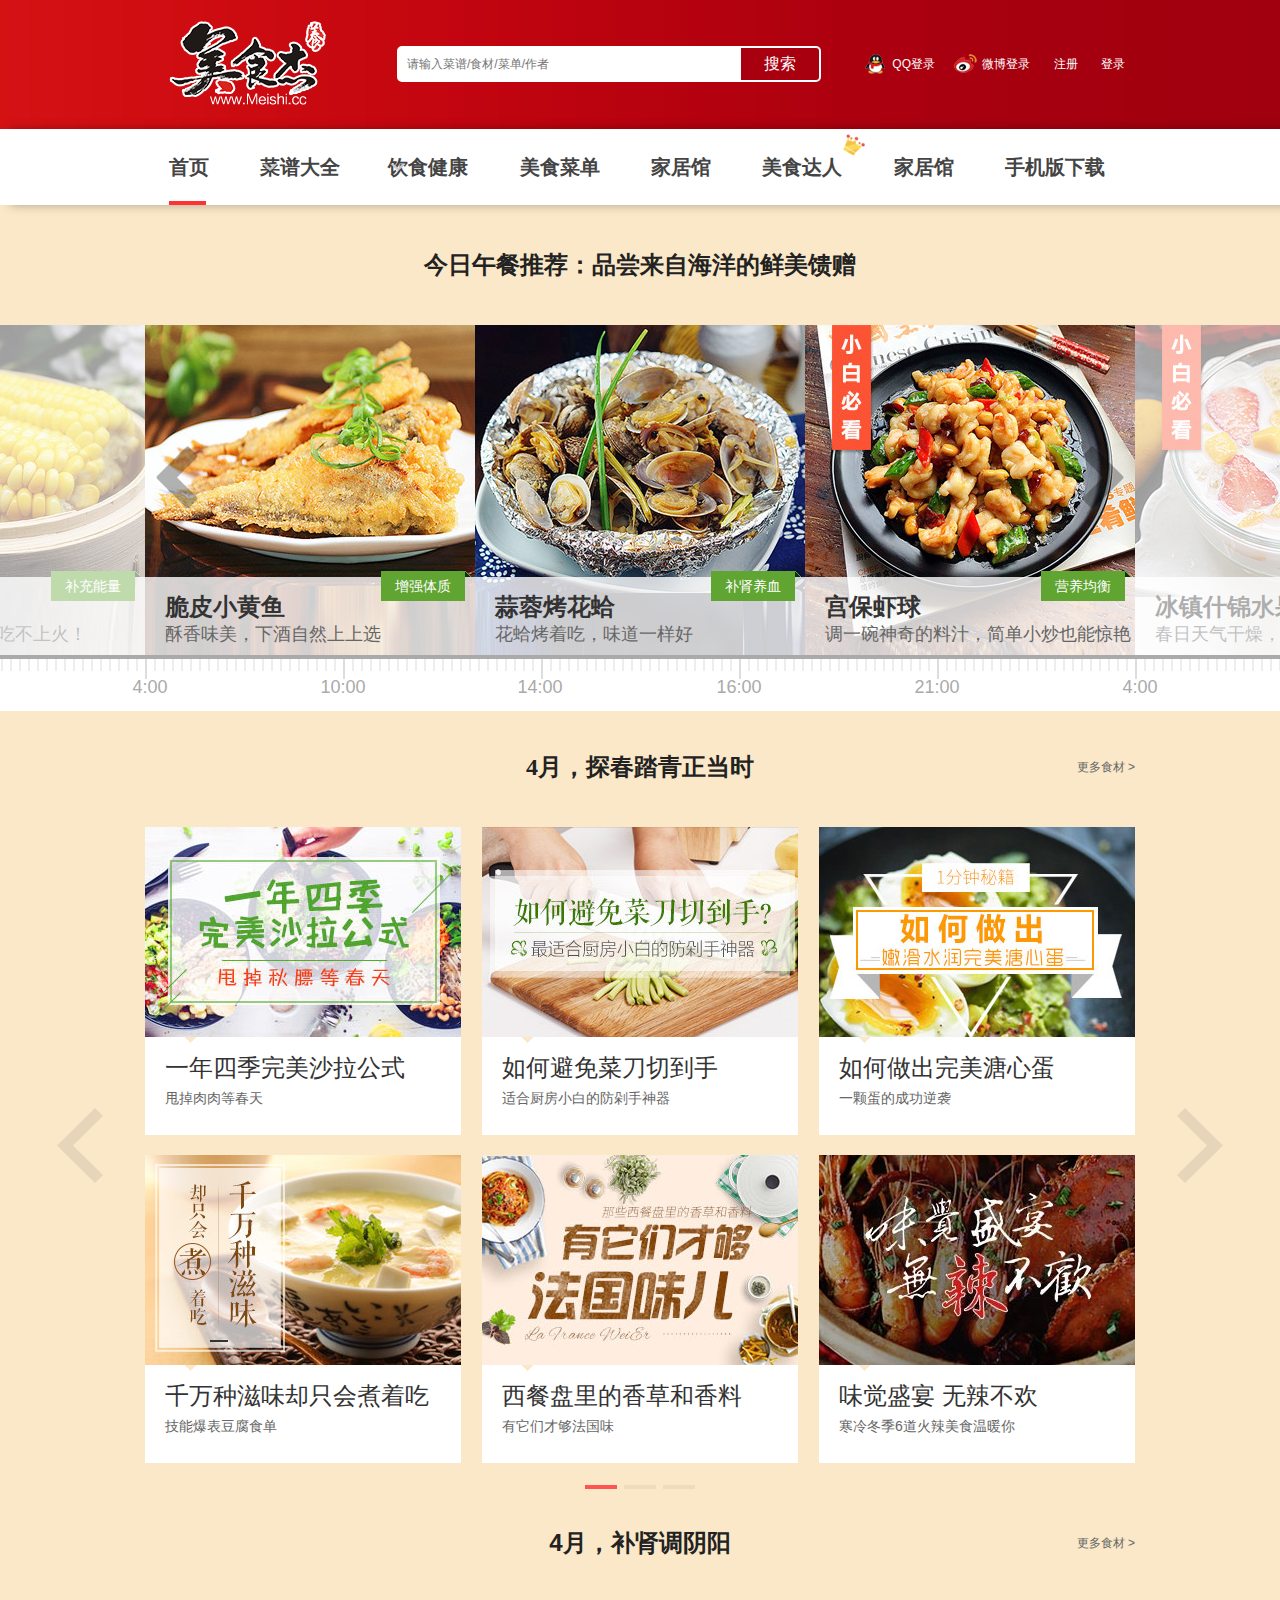
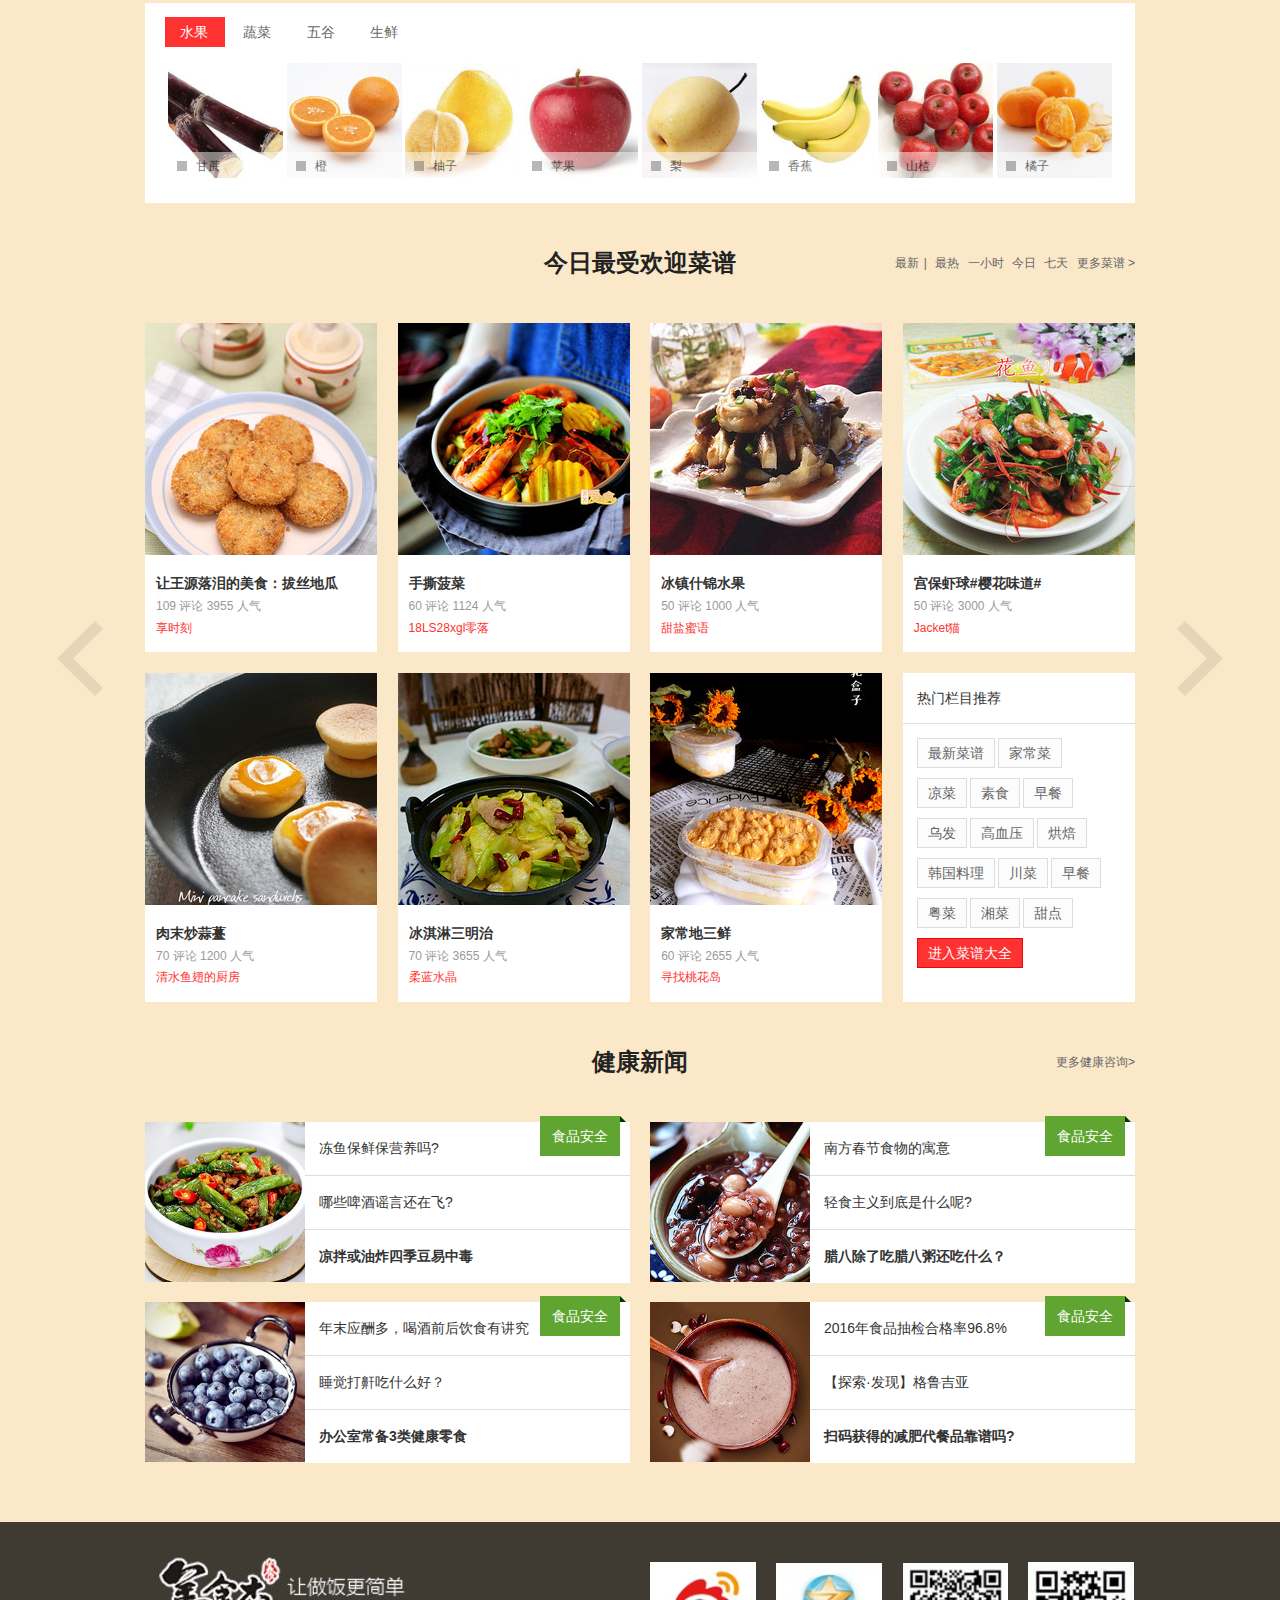
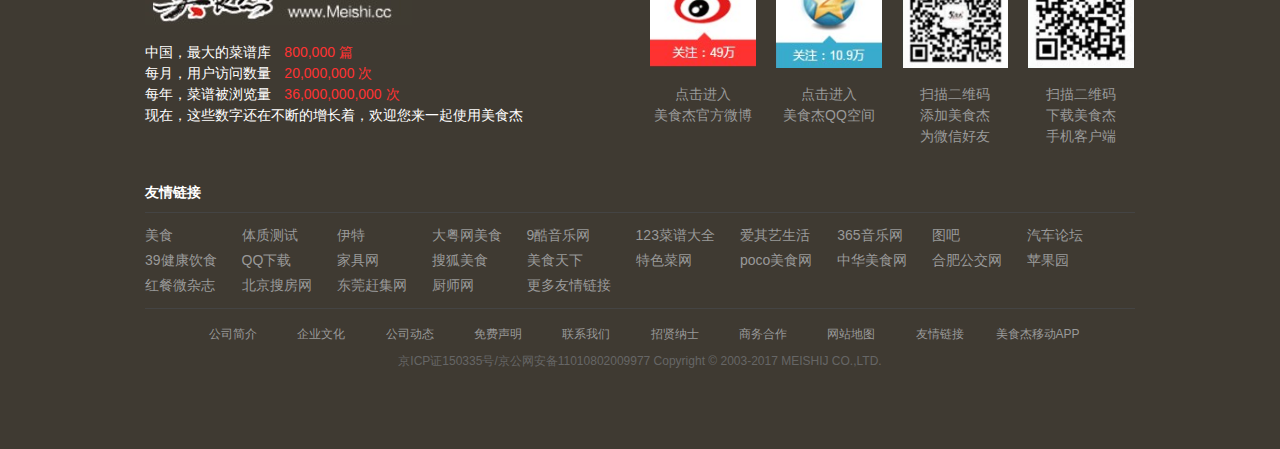
<file: index.html>
<!DOCTYPE html>
<html lang="en">
<head>
	<meta charset="UTF-8">
	<title>美食杰</title>
	<link rel="stylesheet" href="CSS/meishi.css">
	<link rel="stylesheet" href="CSS/base.css">
	<link rel="stylesheet" href="CSS/iconfont.css">
</head>
<body>
	<!-- 头部 -->
	<div class="head clearfix">
		<div class="head-box">
			<div class="fl head-left"></div>
			<div class="fl head-center">
				<input type="text" placeholder="请输入菜谱/食材/菜单/作者" class="f"><input type="submit" value="搜索" class="r">
			</div>
			<ul class="fr head-right clearfix">
				<li><a href="#" style="background: url(img/topdsflogin_icon.gif) 3px 0 no-repeat;padding-left: 34px;">QQ登录</a></li>
				<li><a href="#" style="background: url(img/topdsflogin_icon.gif) 3px -28px no-repeat;padding-left: 34px;">微博登录</a></li>
				<li><a href="#">注册</a></li>
				<li><a href="login.html">登录</a></li>
			</ul>
		</div>
	</div>
	<!-- 导航 -->
	<div class="nav">
		<ul>
			<li>
				<a href="#">首页</a>
				<span class="redline"></span>
			</li>
			<li class="cpdq">
				<a href="#">菜谱大全<i class="icon iconfont icon-xiasanjiao"></i></a>
				<div class="caipu-box ">
					<div class="caipu-list clearfix">
						<div>
							<p><a href="#">家常菜谱</a></p>
							<ul>
								<li><a href="#">家常菜</a></li>
								<li><a href="#">凉菜</a></li>
								<li><a href="#">素食</a></li>
								<li><a href="#">晚餐</a></li>
								<li><a href="#">私房菜</a></li>
								<li><a href="#">热菜</a></li>
								<li><a href="#">海鲜</a></li>
								<li><a href="#">孕妇</a></li>
								<li><a href="#">早餐</a></li>
								<li><a href="#">午餐</a></li>
								<li><a href="#">甜品点心</a></li>
								<li><a href="#">汤粥</a></li>
								<li><a href="#">宝宝食谱-婴儿食谱</a></li>
								<li><a href="#">糕点主食</a></li>
								<li><a href="#">微波炉</a></li>
							</ul>
						</div>
						<div class="clearfix">
							<div class="fl">
								<p><a href="#">中华菜系</a></p>
								<ul>
									<li><a href="#">川菜</a></li>
									<li><a href="#">粤菜</a></li>
									<li><a href="#">东北菜</a></li>
									<li><a href="#">湘菜</a></li>
									<li><a href="#">鲁菜</a></li>
									<li><a href="#">浙菜</a></li>
									<li><a href="#">湖北菜</a></li>
									<li><a href="#">清真菜</a></li>
								</ul>
							</div>
							<div class="fl" >
								<p><a href="#">各地小吃</a></p>
								<ul>
									<li><a href="#">四川小吃</a></li>
									<li><a href="#">广东小吃</a></li>
									<li><a href="#">北京小吃</a></li>
									<li><a href="#">陕西小吃</a></li>
								</ul>
							</div>
						</div>
						<div class="clearfix">
							<div class="fl">
								<p><a href="#">外国菜谱</a></p>
								<ul>
									<li><a href="#">韩国料理</a></li>
									<li><a href="#">日本料理</a></li>
									<li><a href="#">法国菜</a></li>
									<li><a href="#">意大利餐</a></li>
								</ul>
							</div>
							<div class="fl" style="margin-left: 123px;">
								<p><a href="#">烘焙</a></p>
								<ul>
									<li><a href="#">蛋糕面包</a></li>
									<li><a href="#">饼干配方</a></li>
									<li><a href="#">甜品点心</a></li>
								</ul>
							</div>
						</div>
						<div class="clearfix">
							<div class="fl">
								<p><a href="#">厨房百科</a></p>
								<ul>
									<li><a href="#">摆盘围边</a></li>
									<li><a href="#">烹饪技巧</a></li>
									<li><a href="#">生活妙招</a></li>
									<li><a href="#">美食专题</a></li>
								</ul>
							</div>
							<div class="fl" style="margin-left: 110px;">
								<p><a href="">食材百科</a></p>
								<ul>
									<li><a href="#">蔬菜</a></li>
									<li><a href="#">水果</a></li>
									<li><a href="#">谷类</a></li>
								</ul>
							</div>
						</div>
						<div class="caipu-list-img"></div>
					</div>
				</div>	
			<li class="ysjk">
				<a href="#">饮食健康<i class="icon iconfont icon-xiasanjiao"></i></a>
				<div class="caipu-box ">
					<div class="caipu-list clearfix">
						<div>
							<p><a href="#">饮食健康</a></p>
							<ul>
								<li><a href="#">饮食小常识</a></li>
								<li><a href="#">美容瘦身</a></li>
								<li><a href="#">食品安全</a></li>
								<li><a href="#">养生妙方</a></li>
								<li><a href="#">饮食禁忌</a></li>
								<li><a href="#">中医保健</a></li>
								<li><a href="#">海鲜母婴健康饮食</a></li>
								<li><a href="#">饮食新闻</a></li>
							</ul>
						</div>
						<div>
							<p><a href="#">功能性调理</a></p>
							<ul>
								<li><a href="#">清热去火</a></li>
								<li><a href="#">减肥</a></li>
								<li><a href="#">祛痰</a></li>
								<li><a href="#">乌发</a></li>
								<li><a href="#">滋阴补肾</a></li>
								<li><a href="#">健脾开胃</a></li>
								<li><a href="#">消化不良</a></li>
								<li><a href="#">清热解毒</a></li>
								<li><a href="#">补阳壮阳</a></li>
								<li><a href="#">增肥</a></li>
							</ul>
						</div>
						<div class="clearfix">
							<div class="fl" >
								<p><a href="#">人群膳食</a></p>
								<ul>
									<li><a href="#">孕妇</a></li>
									<li><a href="#">老人</a></li>
									<li><a href="#">产妇</a></li>
									<li><a href="#">哺乳期</a></li>
									<li><a href="#">青少年</a></li>
									<li><a href="#">幼儿</a></li>
									<li><a href="#">学龄期儿童</a></li>
								</ul>
							</div>
							<div class="fl">
								<p><a href="#">疾病调理</a></p>
								<ul>
									<li><a href="#">糖尿病</a></li>
									<li><a href="#">高血压</a></li>
									<li><a href="#">痛风</a></li>
									<li><a href="#">胃炎</a></li>
									<li><a href="#">痔疮</a></li>
									<li><a href="#">更年期</a></li>
									<li><a href="#">甲状腺</a></li>
								</ul>
							</div>
						</div>
						<div>
							<p><a href="#">脏肺调理</a></p>
							<ul>
								<li><a href="#">感冒</a></li>
								<li><a href="#">补肾</a></li>
								<li><a href="#">阳痿早泄</a></li>
								<li><a href="#">补血</a></li>
								<li><a href="#">便秘</a></li>
								<li><a href="#">腹泻</a></li>
								<li><a href="#">活血化痰</a></li>
							</ul>
						</div>
						<div class="yinshi-list-img" ></div>
					</div>
				</div>	
			</li>
			<li>
				<a href="#">美食菜单</a>
			</li>
			<li>
				<a href="#">家居馆</a>
			</li>
			<li>
				<a href="meishidaren.html">美食达人<img src="img/20160909164810_443.png" alt="" style="position:absolute;top:5px;"></a>
				
			</li>
			<li>
				<a href="#">家居馆</a>
			</li>
			<li>
				<a href="#">手机版下载</a>
			</li>
		</ul>
	</div>
	<!-- 大图 -->
	<div class="content-box">
		<div class="content-box-eat">
			<h3>今日午餐推荐：品尝来自海洋的鲜美馈赠</h3>
			<div class="msimg">
				<ul>
					<li>
						<a href="#"><img src="img/26bff6a37dd27421a8e0306a6e4899f2.jpg" alt=""></a>	
					</li>
					<li>
						<a href="#"><img src="img/fff3a3aff6ba96d349042207dc581519.jpg" alt=""></a>
						<div>
							<h2><a href="#">炝拌莴笋</a></h2>
							<span>香辣脆生，开胃下饭就交给它吧</span>
							<span>
								<a href="#">健脾开胃</a>
								<i></i>
							</span>
						</div>
					</li>
					<li>
						<a href="#"><img src="img/32f44dfc8e73962c73944bdd49df3478.jpg" alt=""></a>
						<div>
							<h2><a href="#">蜜汁蒸玉米</a></h2>
							<span>蒸锅玉米做早餐，好吃不上火！</span>
							<span>
								<a href="#">补充能量</a>
								<i></i>
							</span>
						</div>
						</li>
					<li>
						<a href="#"><img src="img/baa9ff224eb6c2027a245dab1cc3daed.jpg" alt=""></a>
						<div>
							<h2><a href="#">脆皮小黄鱼</a></h2>
							<span>酥香味美，下酒自然上上选</span>
							<span>
								<a href="#">增强体质</a>
								<i></i>
							</span>
						</div>
					</li>
					<li>
						<a href="#"><img src="img/75178166001dd6001ec511c78494135c.jpg" alt=""></a>
						<div>
							<h2><a href="#">蒜蓉烤花蛤</a></h2>
							<span>花蛤烤着吃，味道一样好</span>
							<span>
								<a href="#">补肾养血</a>
								<i></i>
							</span>
						</div>
					</li>
					<li>
						<a href="#"><img src="img/2b3cdea745c7dec94ee0ddefe5444990.jpg" alt=""></a>
						<div>
							<h2><a href="#">宫保虾球</a></h2>
							<span>调一碗神奇的料汁，简单小炒也能惊艳</span>
							<span>
								<a href="#">营养均衡</a>
								<i></i>
							</span>
						</div>
					</li>
					<li>
						<a href="#"><img src="img/788dd2bfaffdb4d1300561c0826fa375.jpg" alt=""></a>
						<div>
							<h2><a href="#">冰镇什锦水果</a></h2>
							<span>春日天气干燥，来份什锦水果润润燥</span>
							<span>
								<a href="#">补肾养血</a>
								<i></i>
							</span>
						</div>
						</li>
					<li>
						<a href="#"><img src="img/4eecafb6a00c2d13a033d876cbb15c14.jpg" alt=""></a>
						<div>
							<h2><a href="#">蜂蜜小麻花</a></h2>
							<span>香香脆脆健康少油，是不错的零食选择</span>
							<span>
								<a href="#">健康营养</a>
								<i></i>
							</span>
						</div>
					</li>
					<li>
						<a href="#"><img src="img/26bff6a37dd27421a8e0306a6e4899f2.jpg" alt=""></a>	
					</li>
				</ul>
			</div>
			<div class="msimg-zuojian" style="left:-60px;background: url(img/zzw_bg.png) 0 6px no-repeat;">
			</div>
			<div class="msimg-youjian" style="right: -60px;background: url(img/zzw_bg.png) -174px 6px no-repeat;">
			</div>
			<div class="msimg-left-box" style="left: -990px;">
			</div>
			<div class="msimg-right-box" style="right: -990px;">
			</div>
			<div class="timezhou">
				<div class="time-nb clearfix">
					<span style="left:-25px;">4:00</span>
					<span style="left:168px;">10:00</span>
					<span  style="left:365px;">14:00</span>
					<span  style="left:564px;">16:00</span>
					<span  style="left:762px;">21:00</span>
					<span  style="left:965px;">4:00</span>
				</div>
				<div class="eat-time clearfix">
					<p>
						<a href="#">早餐时间</a>
					</p>
					<p>
						<a href="#">午餐时间</a>
					</p>
					<p>
						<a href="#">下午茶时间</a>
					</p>
					<p>
						<a href="#">晚餐时间</a>
					</p>
					<p>
						<a href="#">夜宵时间</a>
					</p>
				</div>
			</div>
		</div>
	</div>
	<!-- 4月踏青-->
	<div class="4-taqing">
		<div class="taqing-head">
			<h3>4月，探春踏青正当时</h3>
			<span><a href="#">更多食材 ></a></span>
		</div>
		<div class="taqing-content">
			<ul class="clearfix">
				<li>
					<a href="#"><img src="img/7a2cdc62bbe6a13cc5a9dd064329d437.jpg" alt=""></a>
					<span></span>
					<div>
						<a href="#">一年四季完美沙拉公式</a>
						<p>甩掉肉肉等春天</p>
					</div>
				</li>
				<li style="margin: 0 21px;">
					<a href="#"><img src="img/83f97bd806c00ecd194fb6e73b155daa.jpg" alt=""></a>
					<span></span>
					<div>
						<a href="#">如何避免菜刀切到手</a>
						<p>适合厨房小白的防剁手神器</p>
					</div>
				</li>
				<li>
					<a href="#"><img src="img/8f4a0a3ac25ec2eed17e29e599d6f9df.jpg" alt=""></a>
					<span></span>
					<div>
						<a href="#">如何做出完美溏心蛋</a>
						<p>一颗蛋的成功逆袭</p>
					</div>
				</li>
				<li>
					<a href="#"><img src="img/391791a6b3c41c3cb5266eef22358bc7.jpg" alt=""></a>
					<span></span>
					<div>
						<a href="#">千万种滋味却只会煮着吃</a>
						<p>技能爆表豆腐食单</p>
					</div>
				</li>
				<li style="margin: 0 21px;">
					<a href="#"><img src="img/e3f4e74ab7ff99ceee74ea07d05745ac.jpg" alt=""></a>
					<span></span>
					<div>
						<a href="#">西餐盘里的香草和香料</a>
						<p>有它们才够法国味</p>
					</div>
				</li>
				<li>
					<a href="#"><img src="img/e7e49f17d385f487f39478c610e06cee.jpg" alt=""></a>
					<span></span>
					<div>
						<a href="#">味觉盛宴 无辣不欢</a>
						<p>寒冷冬季6道火辣美食温暖你</p>
					</div>
				</li>
			</ul>
			<div class="taqing-content-youshou" style="background: url(img/index_arrow.gif) 0 -130px no-repeat;right: -130px;"></div>
			<div class="taqing-content-zuoshou" style="background: url(img/index_arrow.gif) 0 0 no-repeat;left: -130px;"></div>
			<div class="line">
				<span style="background-color:#ff5551;"sty></span>
				<span></span>
				<span></span>
			</div>
		</div>
	</div>
	<!-- 4月补肾 -->
	<div class="4-bushen">
		<div class="bushen-head">
			<h3>4月，补肾调阴阳</h3>
			<span><a href="#">更多食材 ></a><span>
		</div>
		<div class="bushen-box">
			<ul class="bushen-box-gl">
				<li><a href="#" style="background: #ff3232;color: #fff;">水果</a></li>
				<li><a href="#">蔬菜</a></li>
				<li><a href="#">五谷</a></li>
				<li><a href="">生鲜</a></li>
			</ul>
			<ul class="bushen-img">
				<li>
				<a href="#"><img src="img/5983d7bb993c2eb812d4a91a4e6fb272_150x150.jpg" alt=""></a>
				<div class="clearfix">
					<span class="fl"></span>
					<span class="fl">甘蔗</span>
				<div>
				</li>
				<li>
					<a href="#"><img src="img/65a0dd7fdc454bcc2246432822417dcf_150x150.jpg" alt=""></a>
					<div class="clearfix">
					<span class="fl"></span>
					<span class="fl">橙</span>
				<div>
				</li>
				<li>
					<a href="#"><img src="img/a5bac715b862d69ad25fd405c7c40bbe_150x150.jpg" alt=""></a>
					<div class="clearfix">
					<span class="fl"></span>
					<span class="fl">柚子</span>
				<div>
				</li>
				<li>
					<a href="#"><img src="img/868219ee828caf8639c209672066cd31_150x150.jpg" alt=""></a>
					<div class="clearfix">
					<span class="fl"></span>
					<span class="fl">苹果</span>
				<div>
				</li>
				<li>
					<a href="#"><img src="img/8d143e7c57b3be917cdbe44ad06534d7_150x150.jpg" alt=""></a>
					<div class="clearfix">
					<span class="fl"></span>
					<span class="fl">梨</span>
				<div>
				</li>
				<li>
					<a href="#"><img src="img/cb4ec1fb937febcab07dfba1377e98bc_150x150.jpg" alt=""></a>
					<div class="clearfix">
					<span class="fl"></span>
					<span class="fl">香蕉</span>
				<div>
				</li>
				<li>
					<a href="#"><img src="img/shanzha.jpg" alt=""></a>
					<div class="clearfix">
					<span class="fl"></span>
					<span class="fl">山楂</span>
				<div>
				</li>
				<li>
					<a href="#"><img src="img/juzi.jpg" alt=""></a>
					<div class="clearfix">
					<span class="fl"></span>
					<span class="fl">橘子</span>
				<div>
				</li>
			</ul>

		</div>	
	</div>
	<!-- 今日菜谱 -->
	<div class="today-caipu">
		<div class="today-caipu-head">
			<h3>今日最受欢迎菜谱</h3>
			<ul>
				<li><a href="#">最新</a></>
				<li>|</li>
				<li>最热</li>
				<li><a href="#">一小时</a></li>
				<li><a href="#">今日</a></li>
				<li><a href="#">七天</a></li>
				<li style="padding-right: 0"><a href="#" >更多菜谱 ></a></li>
			</ul>	
		</div>
		<div class="today-caipu-content class="clearfix" ">
			<div>
				<img src="img/a30010_148619118252875.jpg" alt="">
				<p>
					<span>让王源落泪的美食：拔丝地瓜</span><br>
					<span>109 评论  3955 人气</span><br>
					<span>享时刻</span>
				</p>
			</div>
			<div>
				<img src="img/a2269628_146915189119589.jpg" alt="">
				<p>
					<span>手撕菠菜</span><br>
					<span>60 评论  1124 人气</span><br>
					<span>18LS28xgl零落</span>
				</p>
			</div>
			<div>
				<img src="img/a2975247_148115679262333.jpg" alt="">
				<p>
					<span>冰镇什锦水果</span><br>
					<span>50 评论  1000 人气</span><br>
					<span>甜盐蜜语</span>
				</p>
			</div>
			<div style="margin-right: 0;">
				<img src="img/a3853229_148400425181140.jpg" alt="">
				<p>
					<span>宫保虾球#樱花味道#</span><br>
					<span>50 评论  3000 人气</span><br>
					<span>Jacket猫</span>
				</p>
			</div>
			<div>
				<img src="img/a666252_148041235101877.jpg" alt="">
				<p>
					<span>肉末炒蒜薹</span><br>
					<span>70 评论  1200 人气</span><br>
					<span>清水鱼翅的厨房</span>
				</p>
			</div>
			<div>
				<img src="img/a6482563_148730532463988.jpg" alt="">
				<p>
					<span>冰淇淋三明治</span><br>
					<span>70 评论  3655 人气</span><br>
					<span>柔蓝水晶</span>
				</p>
			</div>
			<div>
				<img src="img/a2913238_149014657093572.jpg" alt="">
				<p>
					<span>家常地三鲜</span><br>
					<span>60 评论  2655 人气</span><br>
					<span>寻找桃花岛</span>
				</p>
			</div>
			<div style="margin-right: 0;" class="cpdq">
				<p>热门栏目推荐</p>
				<ul>
					<li>
						<a href="#">最新菜谱</a>
						<a href="#">家常菜</a>
					</li>
					<li>
						<a href="#">凉菜</a>
						<a href="#">素食</a>
						<a href="#">早餐</a>
					</li>
					<li>
						<a href="#">乌发</a>
						<a href="#">高血压</a>
						<a href="#">烘焙</a>
					</li>
					<li>
						<a href="#">韩国料理</a>
						<a href="#">川菜</a>
						<a href="#">早餐</a>
					</li>
					<li>
						<a href="#">粤菜</a>
						<a href="#">湘菜</a>
						<a href="#">甜点</a>
					</li>
					<li>
						<a href="#" style="color:#fff;background: #ff3232;border: 1px solid #e90808;">进入菜谱大全</a>
					</li>
				</ul>
			</div>
		</div>
		<div class="taqing-content-youshou" style="background: url(img/index_arrow.gif) 0 -130px no-repeat;right: -130px;top: 390px;">
		</div>
		<div class="taqing-content-zuoshou" style="background: url(img/index_arrow.gif) 0 0 no-repeat;left:-130px;top: 390px;">
		</div>
	</div>
	<!-- 健康新闻 -->
	<div class="jknews">
		<div class="jknews-head ">
			<h3>健康新闻</h3>
			<span><a href="#">更多健康咨询></a></span>
		</div>
		<div class="jknews-content clearfix">
			<div class="clearfix fl news">
				<img src="img/2345a423207f6ec91011ef9b71ada0c3_150x150.jpg" alt="" class="fl">
				<div class="fl news-1">
					<p><a href="#">冻鱼保鲜保营养吗?</a></p>
					<p><a href="#">哪些啤酒谣言还在飞?</a></p>
					<p><a href="#">凉拌或油炸四季豆易中毒</a>
					</p>
					<a href="#">食品安全</a>
					<i></i>
				</div>
			</div>
			<div class="clearfix fl news" style="margin:0;">
				<img src="img/41cc4e226b54d1f7d210b4c81229c70e_150x150.jpg" alt="" class="fl">
				<div class="fl news-1">
					<p><a href="#">南方春节食物的寓意</a></p>
					<p><a href="#">轻食主义到底是什么呢?</a></p>
					<p><a href="#">腊八除了吃腊八粥还吃什么？</a>
					</p>
					<a href="#">食品安全</a>
					<i></i>
				</div>
			</div>
			<div class="clearfix fl news">
				<img src="img/f7dd14057250efde2da169b49f563b93_150x150.jpg" alt="" class="fl">
				<div class="fl news-1">
					<p><a href="#">年末应酬多，喝酒前后饮食有讲究</a></p>
					<p><a href="#">睡觉打鼾吃什么好？</a></p>
					<p><a href="#">办公室常备3类健康零食</a>
					</p>
					<a href="#">食品安全</a>
					<i></i>
				</div>
			</div>
			<div class="clearfix fl news" style="margin:0;" >
				<img src="img/17d854c44361daafe31651f67cd32b0a_150x150 (1).jpg" alt="" class="fl">
				<div class="fl news-1">
					<p><a href="#">2016年食品抽检合格率96.8%</a></p>
					<p><a href="#">【探索·发现】格鲁吉亚</a></p>
					<p><a href="#">扫码获得的减肥代餐品靠谱吗?</a>
					</p>
					<a href="#">食品安全</a>
					<i></i>
				</div>
			</div>
		</div>
	</div>
	<!-- 底部 -->
	<div class="footer">
		<div class="footer-head clearfix">
			<div class="fl footer-head-left">
				<div>
					<img src="img/dibu.jpg" alt="">
				</div>
				<p>
					<span>中国，最大的菜谱库</span>
					<span>800,000 篇</span>
				</p>
				<p>
					<span>每月，用户访问数量</span>
					<span>20,000,000 次</span>
				</p>
				<p>
					<span>每年，菜谱被浏览量</span>
					<span>36,000,000,000 次</span>
				</p>
				<p>
					<span>现在，这些数字还在不断的增长着，欢迎您来一起使用美食杰</span>
				</p>
			</div>
			<div class="fr clearfix footer-head-right">
				<div class="fl">
					<a href="#"><img src="img/weibo.jpg" alt=""></a>
					<a href="#">
						点击进入<br>
						美食杰官方微博
					</a>
				</div>
				<div class="fl">
					<a href="#"><img src="img/qq.jpg" alt=""></a>
					<a href="#">
						点击进入<br>
						美食杰QQ空间
					</a>
				</div>
				<div class="fl">
					<a href="#"><img src="img/erweima1.jpg" alt=""></a>
					<a href="#">
						扫描二维码<br>
						添加美食杰<br>
						为微信好友
					</a>
				</div>
				<div class="fl" style="margin-right:0;">
					<a href="#"><img src="img/erweima2.jpg" alt=""></a>
					<a href="#">
						扫描二维码<br>
						下载美食杰<br>
						手机客户端
					</a>
				</div>
			</div>
		</div>
		<div class="footer-center clearfix">
			<h5>友情链接</h5>
			<div>
				<ul class="fl">
					<li><a href="#">美食</a></li>
					<li><a href="#">39健康饮食</a></li>
					<li><a href="#">红餐微杂志</a></li>
				</ul>
				<ul class="fl">
					<li><a href="#">体质测试</a></li>
					<li><a href="#">QQ下载</a></li>
					<li><a href="#">北京搜房网</a></li>
				</ul>
				<ul class="fl">
					<li><a href="#">伊特</a></li>
					<li><a href="#">家具网</a></li>
					<li><a href="#">东莞赶集网</a></li>
				</ul>
				<ul class="fl">
					<li><a href="#">大粤网美食</a></li>
					<li><a href="#">搜狐美食</a></li>
					<li><a href="#">厨师网</a></li>
				</ul>
				<ul class="fl">
					<li><a href="#">9酷音乐网</a></li>
					<li><a href="#">美食天下</a></li>
					<li><a href="#">更多友情链接</a></li>
				</ul>
				<ul class="fl">
					<li><a href="#">123菜谱大全</a></li>
					<li><a href="#">特色菜网</a></li>
				</ul>
				<ul class="fl">
					<li><a href="#">爱其艺生活</a></li>
					<li><a href="#">poco美食网</a></li>
				</ul>
				<ul class="fl">
					<li><a href="#">365音乐网</a></li>
					<li><a href="#">中华美食网</a></li>
				</ul>
				<ul class="fl">
					<li><a href="#">图吧</a></li>
					<li><a href="#">合肥公交网</a></li>
				</ul>
				<ul class="fl">
					<li><a href="#">汽车论坛</a></li>
					<li><a href="#">苹果园</a></li>
				</ul>
			</div>
		</div>
		<div class="footer-dibu">
			<ul class="clearfix">
				<li><a href="#">公司简介</a></li>
				<li><a href="#">企业文化</a></li>
				<li><a href="#">公司动态</a></li>
				<li><a href="#">免费声明</a></li>
				<li><a href="#">联系我们</a></li>
				<li><a href="#">招贤纳士</a></li>
				<li><a href="#">商务合作</a></li>
				<li><a href="#">网站地图</a></li>
				<li><a href="#">友情链接</a></li>
				<li><a href="#" style="width:104px;">美食杰移动APP</a></li>
			</ul>
			<p >京ICP证150335号/京公网安备11010802009977 Copyright © 2003-2017 MEISHIJ CO.,LTD.</p>
		</div>
	</div>
</body>
</html>
</file>
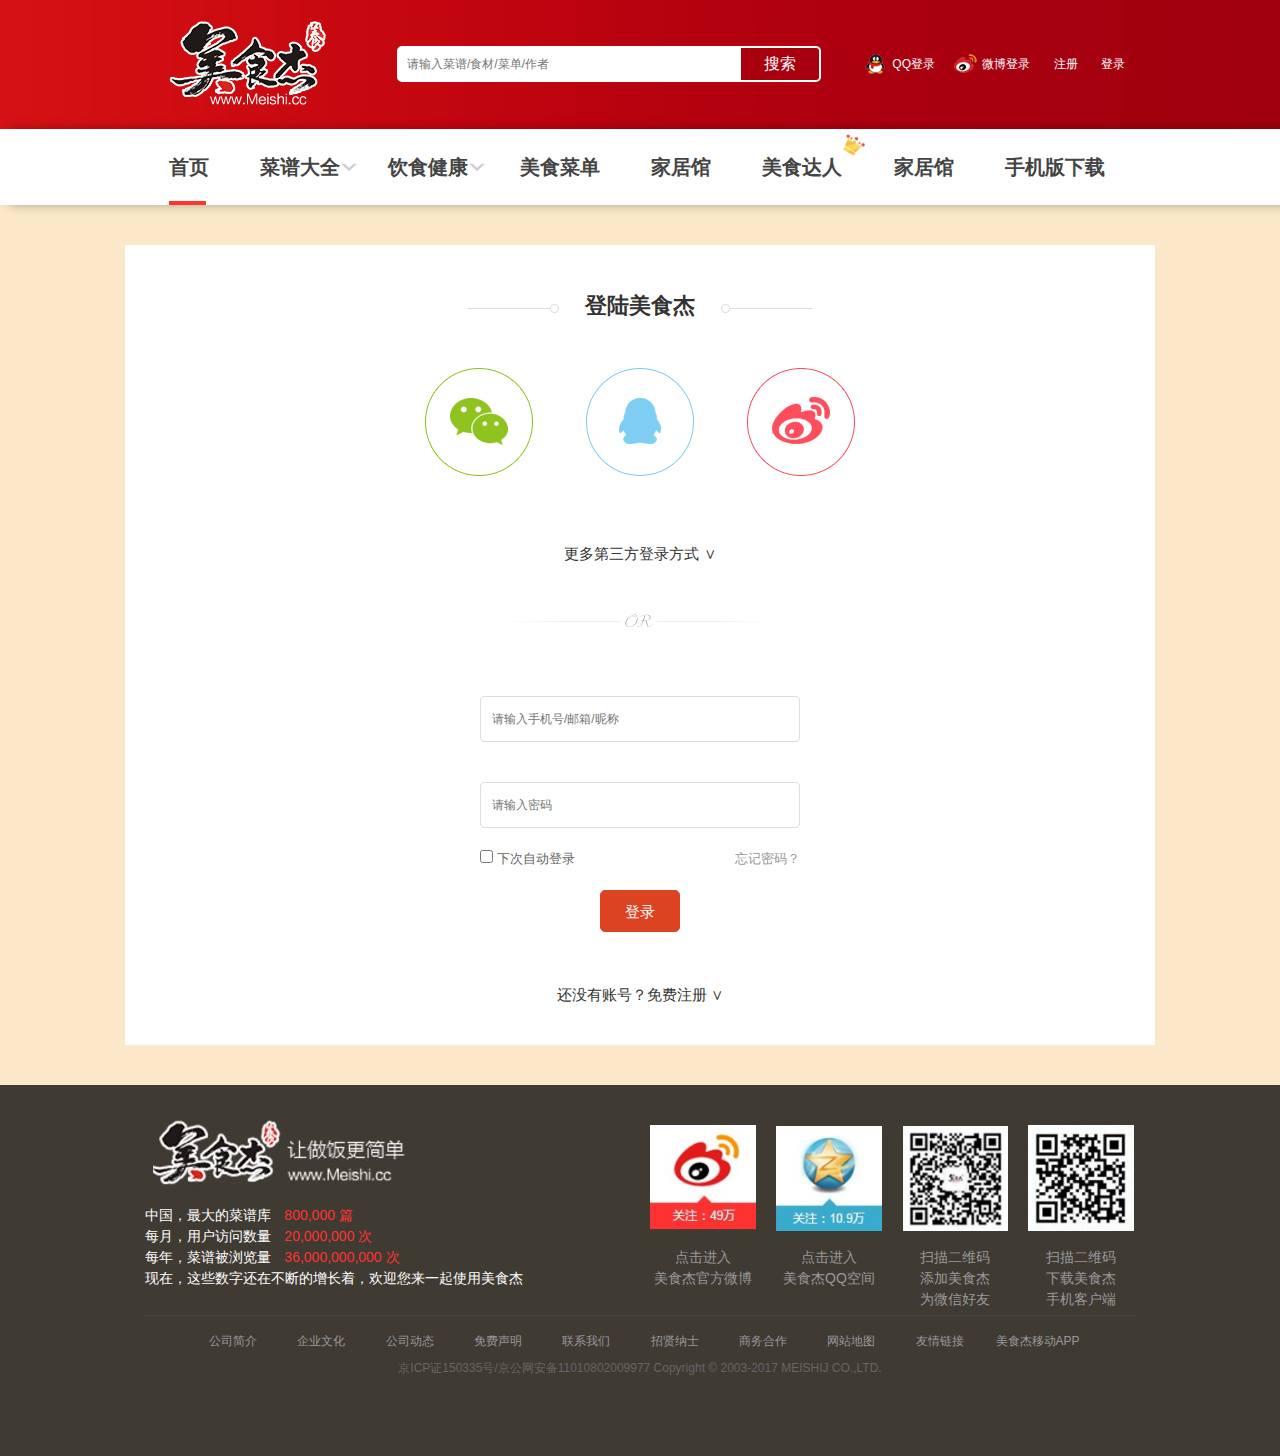
<file: login.html>
<!DOCTYPE html>
<html lang="en">
<head>
	<meta charset="UTF-8">
	<title>登陆</title>
	<link rel="stylesheet" href="CSS/login.css">
	<link rel="stylesheet" href="CSS/iconfont.css">
	<link rel="stylesheet" href="CSS/base.css">
</head>
<body>
	<!-- 头部 -->
	<div class="head clearfix">
		<div class="head-box">
			<div class="fl head-left"></div>
			<div class="fl head-center">
				<input type="text" placeholder="请输入菜谱/食材/菜单/作者" class="f"><input type="submit" value="搜索" class="r">
			</div>
			<ul class="fr head-right clearfix">
				<li><a href="#" style="background: url(img/topdsflogin_icon.gif) 3px 0 no-repeat;padding-left: 34px;">QQ登录</a></li>
				<li><a href="#" style="background: url(img/topdsflogin_icon.gif) 3px -28px no-repeat;padding-left: 34px;">微博登录</a></li>
				<li><a href="#">注册</a></li>
				<li><a href="#">登录</a></li>
			</ul>
		</div>
	</div>
	<!-- 导航 -->
	<div class="nav">
		<ul>
			<li>
				<a href="index.html">首页</a>
				<span class="redline"></span>
			</li>
			<li class="cpdq">
				<a href="#">菜谱大全<i class="icon iconfont icon-xiasanjiao"></i></a>
				<div class="caipu-box ">
					<div class="caipu-list clearfix">
						<div>
							<p><a href="#">家常菜谱</a></p>
							<ul>
								<li><a href="#">家常菜</a></li>
								<li><a href="#">凉菜</a></li>
								<li><a href="#">素食</a></li>
								<li><a href="#">晚餐</a></li>
								<li><a href="#">私房菜</a></li>
								<li><a href="#">热菜</a></li>
								<li><a href="#">海鲜</a></li>
								<li><a href="#">孕妇</a></li>
								<li><a href="#">早餐</a></li>
								<li><a href="#">午餐</a></li>
								<li><a href="#">甜品点心</a></li>
								<li><a href="#">汤粥</a></li>
								<li><a href="#">宝宝食谱-婴儿食谱</a></li>
								<li><a href="#">糕点主食</a></li>
								<li><a href="#">微波炉</a></li>
							</ul>
						</div>
						<div class="clearfix">
							<div class="fl">
								<p><a href="#">中华菜系</a></p>
								<ul>
									<li><a href="#">川菜</a></li>
									<li><a href="#">粤菜</a></li>
									<li><a href="#">东北菜</a></li>
									<li><a href="#">湘菜</a></li>
									<li><a href="#">鲁菜</a></li>
									<li><a href="#">浙菜</a></li>
									<li><a href="#">湖北菜</a></li>
									<li><a href="#">清真菜</a></li>
								</ul>
							</div>
							<div class="fl" >
								<p><a href="#">各地小吃</a></p>
								<ul>
									<li><a href="#">四川小吃</a></li>
									<li><a href="#">广东小吃</a></li>
									<li><a href="#">北京小吃</a></li>
									<li><a href="#">陕西小吃</a></li>
								</ul>
							</div>
						</div>
						<div class="clearfix">
							<div class="fl">
								<p><a href="#">外国菜谱</a></p>
								<ul>
									<li><a href="#">韩国料理</a></li>
									<li><a href="#">日本料理</a></li>
									<li><a href="#">法国菜</a></li>
									<li><a href="#">意大利餐</a></li>
								</ul>
							</div>
							<div class="fl" style="margin-left: 123px;">
								<p><a href="#">烘焙</a></p>
								<ul>
									<li><a href="#">蛋糕面包</a></li>
									<li><a href="#">饼干配方</a></li>
									<li><a href="#">甜品点心</a></li>
								</ul>
							</div>
						</div>
						<div class="clearfix">
							<div class="fl">
								<p><a href="#">厨房百科</a></p>
								<ul>
									<li><a href="#">摆盘围边</a></li>
									<li><a href="#">烹饪技巧</a></li>
									<li><a href="#">生活妙招</a></li>
									<li><a href="#">美食专题</a></li>
								</ul>
							</div>
							<div class="fl" style="margin-left: 110px;">
								<p><a href="">食材百科</a></p>
								<ul>
									<li><a href="#">蔬菜</a></li>
									<li><a href="#">水果</a></li>
									<li><a href="#">谷类</a></li>
								</ul>
							</div>
						</div>
						<div class="caipu-list-img"></div>
					</div>
				</div>	
			<li class="ysjk">
				<a href="#">饮食健康<i class="icon iconfont icon-xiasanjiao"></i></a>
				<div class="caipu-box ">
					<div class="caipu-list clearfix">
						<div>
							<p><a href="#">饮食健康</a></p>
							<ul>
								<li><a href="#">饮食小常识</a></li>
								<li><a href="#">美容瘦身</a></li>
								<li><a href="#">食品安全</a></li>
								<li><a href="#">养生妙方</a></li>
								<li><a href="#">饮食禁忌</a></li>
								<li><a href="#">中医保健</a></li>
								<li><a href="#">海鲜母婴健康饮食</a></li>
								<li><a href="#">饮食新闻</a></li>
							</ul>
						</div>
						<div>
							<p><a href="#">功能性调理</a></p>
							<ul>
								<li><a href="#">清热去火</a></li>
								<li><a href="#">减肥</a></li>
								<li><a href="#">祛痰</a></li>
								<li><a href="#">乌发</a></li>
								<li><a href="#">滋阴补肾</a></li>
								<li><a href="#">健脾开胃</a></li>
								<li><a href="#">消化不良</a></li>
								<li><a href="#">清热解毒</a></li>
								<li><a href="#">补阳壮阳</a></li>
								<li><a href="#">增肥</a></li>
							</ul>
						</div>
						<div class="clearfix">
							<div class="fl" >
								<p><a href="#">人群膳食</a></p>
								<ul>
									<li><a href="#">孕妇</a></li>
									<li><a href="#">老人</a></li>
									<li><a href="#">产妇</a></li>
									<li><a href="#">哺乳期</a></li>
									<li><a href="#">青少年</a></li>
									<li><a href="#">幼儿</a></li>
									<li><a href="#">学龄期儿童</a></li>
								</ul>
							</div>
							<div class="fl">
								<p><a href="#">疾病调理</a></p>
								<ul>
									<li><a href="#">糖尿病</a></li>
									<li><a href="#">高血压</a></li>
									<li><a href="#">痛风</a></li>
									<li><a href="#">胃炎</a></li>
									<li><a href="#">痔疮</a></li>
									<li><a href="#">更年期</a></li>
									<li><a href="#">甲状腺</a></li>
								</ul>
							</div>
						</div>
						<div>
							<p><a href="#">脏肺调理</a></p>
							<ul>
								<li><a href="#">感冒</a></li>
								<li><a href="#">补肾</a></li>
								<li><a href="#">阳痿早泄</a></li>
								<li><a href="#">补血</a></li>
								<li><a href="#">便秘</a></li>
								<li><a href="#">腹泻</a></li>
								<li><a href="#">活血化痰</a></li>
							</ul>
						</div>
						<div class="yinshi-list-img" ></div>
					</div>
				</div>	
			</li>
			<li>
				<a href="#">美食菜单</a>
			</li>
			<li>
				<a href="#">家居馆</a>
			</li>
			<li>
				<a href="meishidaren.html">美食达人<img src="img/20160909164810_443.png" alt="" style="position:absolute;top:5px;"></a>
				
			</li>
			<li>
				<a href="#">家居馆</a>
			</li>
			<li>
				<a href="#">手机版下载</a>
			</li>
		</ul>
	</div>
	<!-- 登陆 -->
	<div class="login">
		<h3>
			<span class="lf"></span>
			登陆美食杰
			<span class="rg"></span>
		</h3>
		<div class="login-style">
			<a href="#"><span style="background: url(img/nl_dsficon1.png) 0 0 no-repeat;"></span></a>
			<a href="#"><span style="background: url(img/nl_dsficon1.png) -108px 0 no-repeat;"></span></a>
			<a href="#"><span style="background: url(img/nl_dsficon1.png) -216px 0 no-repeat;"></span></a>
		</div>
		<div class="more-style">
			<a href="#">更多第三方登录方式 ∨</a>
		</div>
		<div class="or"></div>
		<div class="login-input">
			<input type="text" name="user" placeholder="请输入手机号/邮箱/昵称">
		</div>
		<div class="zhuce-input">
			<input type="password" name="pwd"  placeholder="请输入密码"/>
		</div>
		<div class="next-login">
			<div class="clearfix">
				<p class="fl">
					<span><input type="checkbox"></span>
					<span> 下次自动登录</span>
				</p>
				<p class="fr">忘记密码？</p>
			</div>
		</div>
		<div class="denglu"><button>登录</button></div>
		<div class="mfzhuce">
			<a href="#">还没有账号？免费注册 ∨</a>
		</div>
	</div>
	<!-- 底部 -->
	<div class="footer">
		<div class="footer-head clearfix">
			<div class="fl footer-head-left">
				<div>
					<img src="img/dibu.jpg" alt="">
				</div>
				<p>
					<span>中国，最大的菜谱库</span>
					<span>800,000 篇</span>
				</p>
				<p>
					<span>每月，用户访问数量</span>
					<span>20,000,000 次</span>
				</p>
				<p>
					<span>每年，菜谱被浏览量</span>
					<span>36,000,000,000 次</span>
				</p>
				<p>
					<span>现在，这些数字还在不断的增长着，欢迎您来一起使用美食杰</span>
				</p>
			</div>
			<div class="fr clearfix footer-head-right">
				<div class="fl">
					<a href="#"><img src="img/weibo.jpg" alt=""></a>
					<a href="#">
						点击进入<br>
						美食杰官方微博
					</a>
				</div>
				<div class="fl">
					<a href="#"><img src="img/qq.jpg" alt=""></a>
					<a href="#">
						点击进入<br>
						美食杰QQ空间
					</a>
				</div>
				<div class="fl">
					<a href="#"><img src="img/erweima1.jpg" alt=""></a>
					<a href="#">
						扫描二维码<br>
						添加美食杰<br>
						为微信好友
					</a>
				</div>
				<div class="fl" style="margin-right:0;">
					<a href="#"><img src="img/erweima2.jpg" alt=""></a>
					<a href="#">
						扫描二维码<br>
						下载美食杰<br>
						手机客户端
					</a>
				</div>
			</div>
		</div>
		<div class="footer-dibu">
			<ul class="clearfix">
				<li><a href="#">公司简介</a></li>
				<li><a href="#">企业文化</a></li>
				<li><a href="#">公司动态</a></li>
				<li><a href="#">免费声明</a></li>
				<li><a href="#">联系我们</a></li>
				<li><a href="#">招贤纳士</a></li>
				<li><a href="#">商务合作</a></li>
				<li><a href="#">网站地图</a></li>
				<li><a href="#">友情链接</a></li>
				<li><a href="#" style="width:104px;">美食杰移动APP</a></li>
			</ul>
			<p >京ICP证150335号/京公网安备11010802009977 Copyright © 2003-2017 MEISHIJ CO.,LTD.</p>
		</div>
	</div>
</body>
</html>
</file>
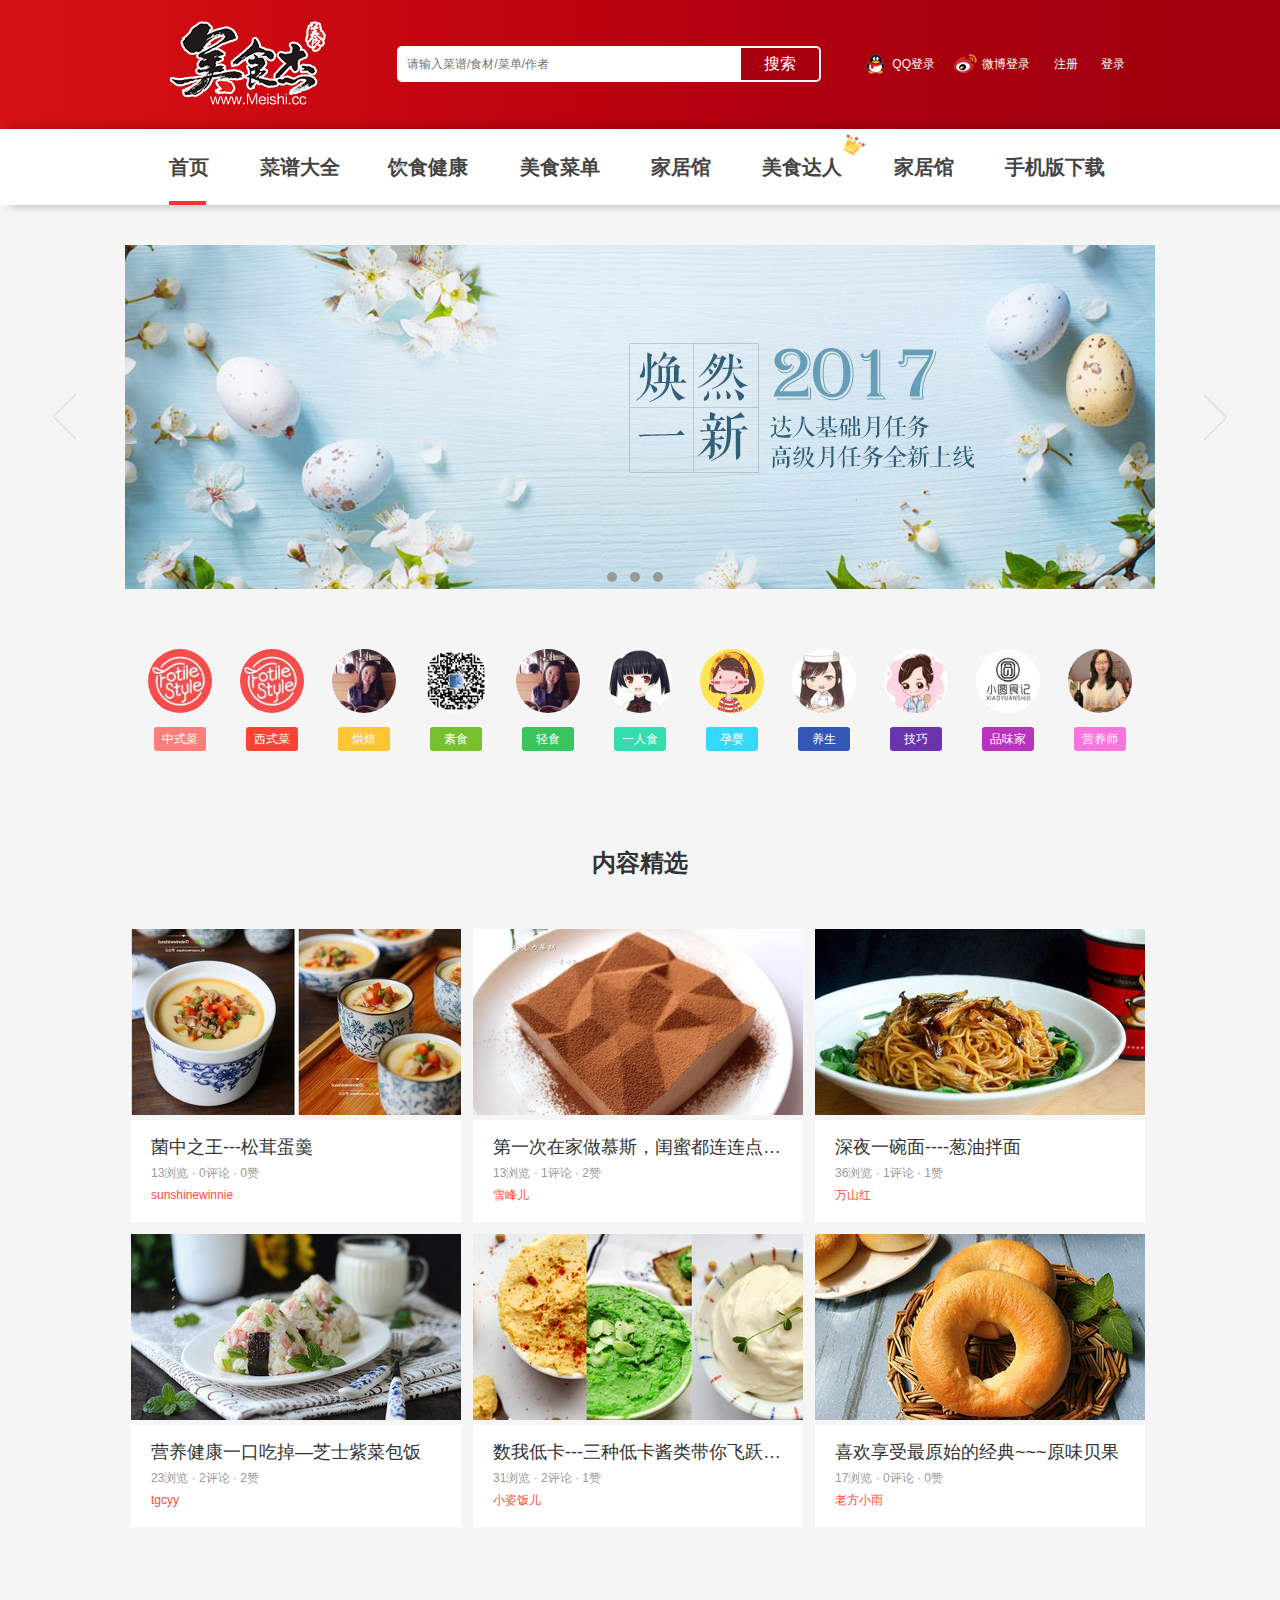
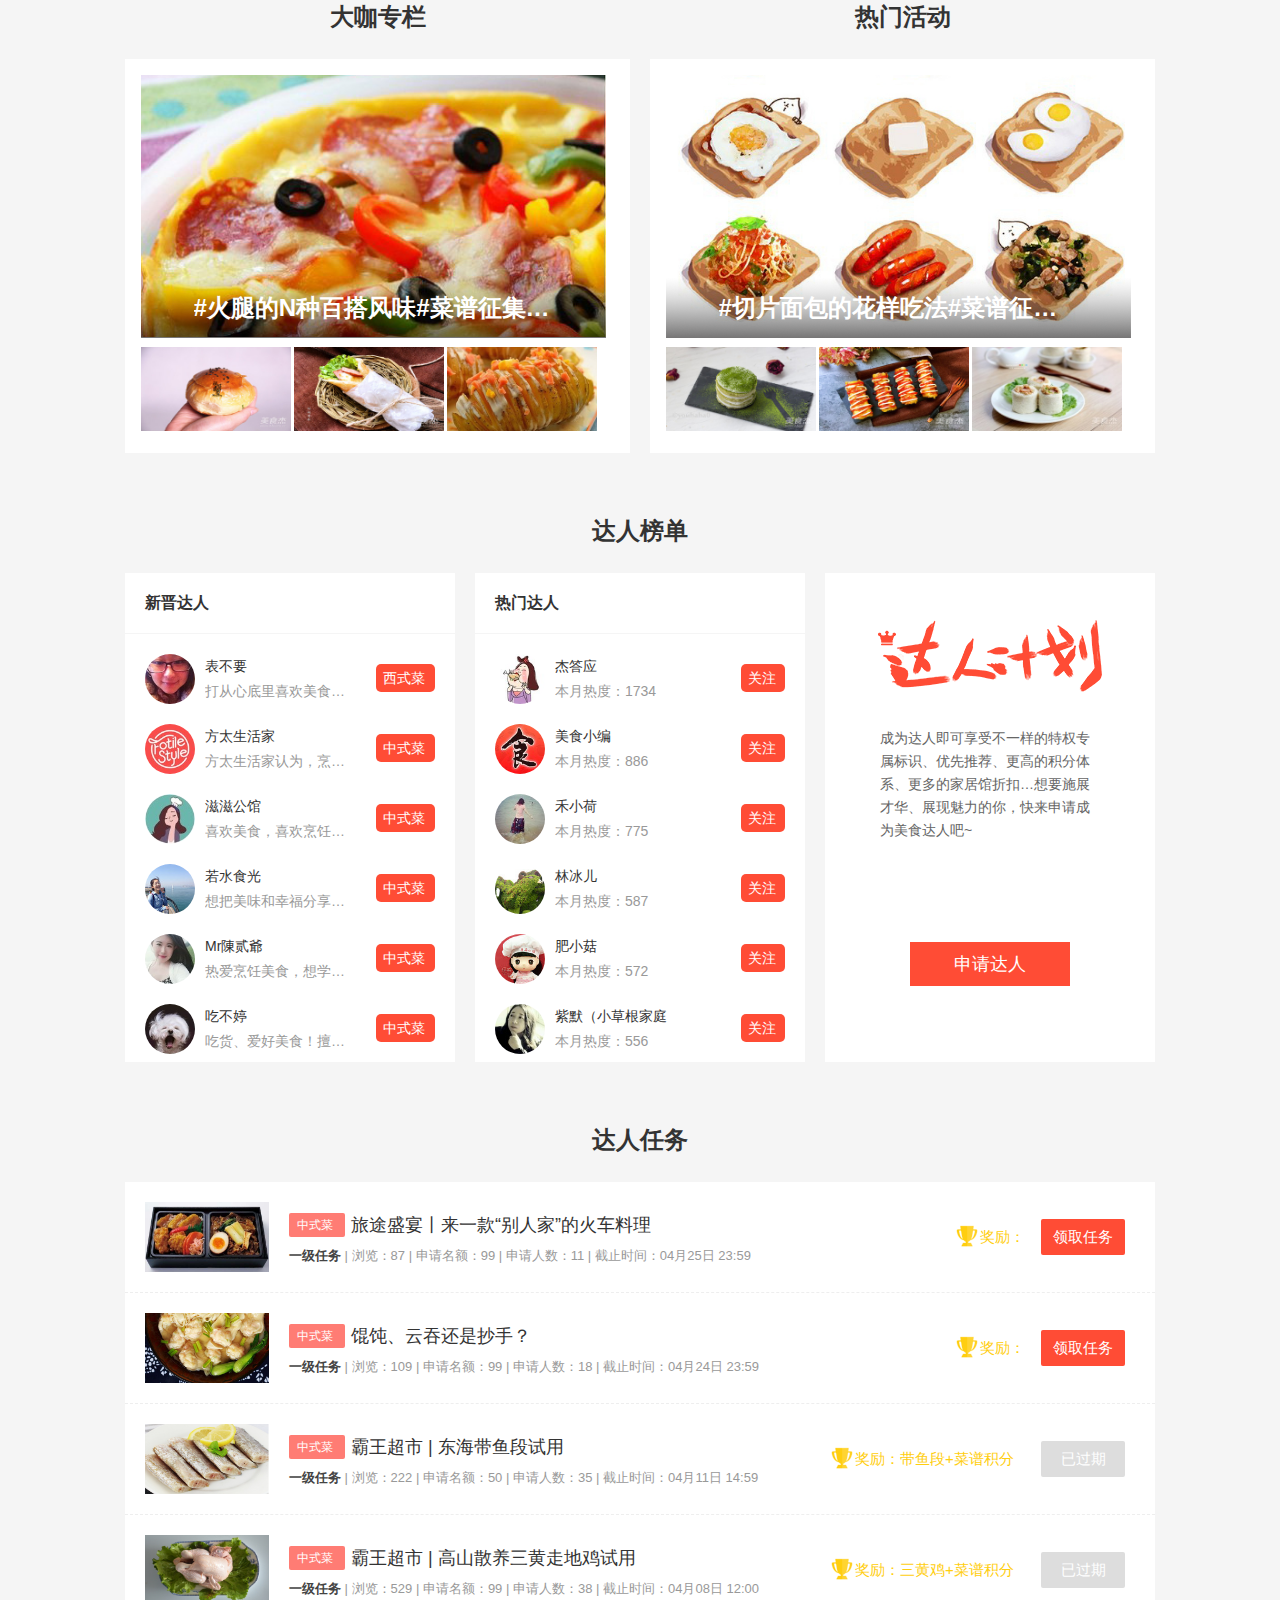
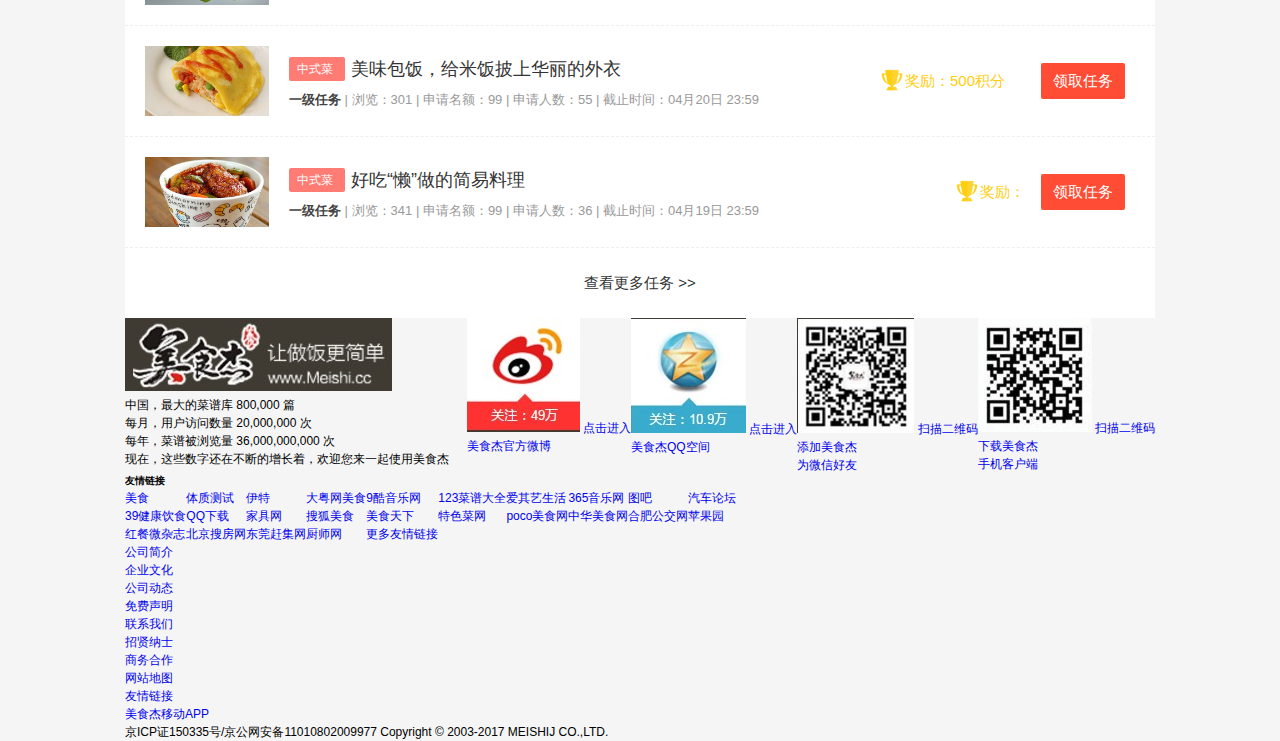
<file: meishidaren.html>
<!DOCTYPE html>
<html lang="en">
<head>
	<meta charset="UTF-8">
	<title>美食达人</title>
	<link rel="stylesheet" href="CSS/meshidaren.css">
	<link rel="stylesheet" href="CSS/base.css">
	<link rel="stylesheet" href="CSS/iconfont.css">
</head>
<body>
	<!-- 头部 -->
	<div class="head clearfix">
		<div class="head-box">
			<div class="fl head-left"></div>
			<div class="fl head-center">
				<input type="text" placeholder="请输入菜谱/食材/菜单/作者" class="f"><input type="submit" value="搜索" class="r">
			</div>
			<ul class="fr head-right clearfix">
				<li><a href="#" style="background: url(img/topdsflogin_icon.gif) 3px 0 no-repeat;padding-left: 34px;">QQ登录</a></li>
				<li><a href="#" style="background: url(img/topdsflogin_icon.gif) 3px -28px no-repeat;padding-left: 34px;">微博登录</a></li>
				<li><a href="#">注册</a></li>
				<li><a href="login.html">登录</a></li>
			</ul>
		</div>
	</div>
	<!-- 导航 -->
	<div class="nav">
		<ul>
			<li>
				<a href="index.html">首页</a>
				<span class="redline"></span>
			</li>
			<li class="cpdq">
				<a href="#">菜谱大全<i class="icon iconfont icon-xiasanjiao"></i></a>
				<div class="caipu-box ">
					<div class="caipu-list clearfix">
						<div>
							<p><a href="#">家常菜谱</a></p>
							<ul>
								<li><a href="#">家常菜</a></li>
								<li><a href="#">凉菜</a></li>
								<li><a href="#">素食</a></li>
								<li><a href="#">晚餐</a></li>
								<li><a href="#">私房菜</a></li>
								<li><a href="#">热菜</a></li>
								<li><a href="#">海鲜</a></li>
								<li><a href="#">孕妇</a></li>
								<li><a href="#">早餐</a></li>
								<li><a href="#">午餐</a></li>
								<li><a href="#">甜品点心</a></li>
								<li><a href="#">汤粥</a></li>
								<li><a href="#">宝宝食谱-婴儿食谱</a></li>
								<li><a href="#">糕点主食</a></li>
								<li><a href="#">微波炉</a></li>
							</ul>
						</div>
						<div class="clearfix">
							<div class="fl">
								<p><a href="#">中华菜系</a></p>
								<ul>
									<li><a href="#">川菜</a></li>
									<li><a href="#">粤菜</a></li>
									<li><a href="#">东北菜</a></li>
									<li><a href="#">湘菜</a></li>
									<li><a href="#">鲁菜</a></li>
									<li><a href="#">浙菜</a></li>
									<li><a href="#">湖北菜</a></li>
									<li><a href="#">清真菜</a></li>
								</ul>
							</div>
							<div class="fl" >
								<p><a href="#">各地小吃</a></p>
								<ul>
									<li><a href="#">四川小吃</a></li>
									<li><a href="#">广东小吃</a></li>
									<li><a href="#">北京小吃</a></li>
									<li><a href="#">陕西小吃</a></li>
								</ul>
							</div>
						</div>
						<div class="clearfix">
							<div class="fl">
								<p><a href="#">外国菜谱</a></p>
								<ul>
									<li><a href="#">韩国料理</a></li>
									<li><a href="#">日本料理</a></li>
									<li><a href="#">法国菜</a></li>
									<li><a href="#">意大利餐</a></li>
								</ul>
							</div>
							<div class="fl" style="margin-left: 123px;">
								<p><a href="#">烘焙</a></p>
								<ul>
									<li><a href="#">蛋糕面包</a></li>
									<li><a href="#">饼干配方</a></li>
									<li><a href="#">甜品点心</a></li>
								</ul>
							</div>
						</div>
						<div class="clearfix">
							<div class="fl">
								<p><a href="#">厨房百科</a></p>
								<ul>
									<li><a href="#">摆盘围边</a></li>
									<li><a href="#">烹饪技巧</a></li>
									<li><a href="#">生活妙招</a></li>
									<li><a href="#">美食专题</a></li>
								</ul>
							</div>
							<div class="fl" style="margin-left: 110px;">
								<p><a href="">食材百科</a></p>
								<ul>
									<li><a href="#">蔬菜</a></li>
									<li><a href="#">水果</a></li>
									<li><a href="#">谷类</a></li>
								</ul>
							</div>
						</div>
						<div class="caipu-list-img"></div>
					</div>
				</div>	
			<li class="ysjk">
				<a href="#">饮食健康<i class="icon iconfont icon-xiasanjiao"></i></a>
				<div class="caipu-box ">
					<div class="caipu-list clearfix">
						<div>
							<p><a href="#">饮食健康</a></p>
							<ul>
								<li><a href="#">饮食小常识</a></li>
								<li><a href="#">美容瘦身</a></li>
								<li><a href="#">食品安全</a></li>
								<li><a href="#">养生妙方</a></li>
								<li><a href="#">饮食禁忌</a></li>
								<li><a href="#">中医保健</a></li>
								<li><a href="#">海鲜母婴健康饮食</a></li>
								<li><a href="#">饮食新闻</a></li>
							</ul>
						</div>
						<div>
							<p><a href="#">功能性调理</a></p>
							<ul>
								<li><a href="#">清热去火</a></li>
								<li><a href="#">减肥</a></li>
								<li><a href="#">祛痰</a></li>
								<li><a href="#">乌发</a></li>
								<li><a href="#">滋阴补肾</a></li>
								<li><a href="#">健脾开胃</a></li>
								<li><a href="#">消化不良</a></li>
								<li><a href="#">清热解毒</a></li>
								<li><a href="#">补阳壮阳</a></li>
								<li><a href="#">增肥</a></li>
							</ul>
						</div>
						<div class="clearfix">
							<div class="fl" >
								<p><a href="#">人群膳食</a></p>
								<ul>
									<li><a href="#">孕妇</a></li>
									<li><a href="#">老人</a></li>
									<li><a href="#">产妇</a></li>
									<li><a href="#">哺乳期</a></li>
									<li><a href="#">青少年</a></li>
									<li><a href="#">幼儿</a></li>
									<li><a href="#">学龄期儿童</a></li>
								</ul>
							</div>
							<div class="fl">
								<p><a href="#">疾病调理</a></p>
								<ul>
									<li><a href="#">糖尿病</a></li>
									<li><a href="#">高血压</a></li>
									<li><a href="#">痛风</a></li>
									<li><a href="#">胃炎</a></li>
									<li><a href="#">痔疮</a></li>
									<li><a href="#">更年期</a></li>
									<li><a href="#">甲状腺</a></li>
								</ul>
							</div>
						</div>
						<div>
							<p><a href="#">脏肺调理</a></p>
							<ul>
								<li><a href="#">感冒</a></li>
								<li><a href="#">补肾</a></li>
								<li><a href="#">阳痿早泄</a></li>
								<li><a href="#">补血</a></li>
								<li><a href="#">便秘</a></li>
								<li><a href="#">腹泻</a></li>
								<li><a href="#">活血化痰</a></li>
							</ul>
						</div>
						<div class="yinshi-list-img" ></div>
					</div>
				</div>	
			</li>
			<li>
				<a href="#">美食菜单</a>
			</li>
			<li>
				<a href="#">家居馆</a>
			</li>
			<li>
				<a href="#">美食达人<img src="img/20160909164810_443.png" alt="" style="position:absolute;top:5px;"></a>
				
			</li>
			<li>
				<a href="#">家居馆</a>
			</li>
			<li>
				<a href="#">手机版下载</a>
			</li>
		</ul>
	</div>
	<!-- 大图 -->
	<div class="big-img">
		<div class="img">
			<a href="#">
				<img src="img/20170316170311_481.jpg" alt="">
			</a>
		</div>
		<div class="squar">
			<span></span>
			<span></span>
			<span></span>
		</div>
		<div class="zuojian"></div>
		<div class="youjian"></div>
		<div class="img-list">
			<div class="img-list-box clearfix ">
				<div class="fl">
					<a href="#"><img src="img/t9682052_148948302907497.jpg" alt=""></a>
					<p style="background: #ff7e7c;">中式菜</p>
				</div>
				<div class="fl">
					<a href="#"><img src="img/t9682052_148948302907497.jpg" alt=""></a>
					<p style="background: #ff4233;">西式菜</p>
				</div>
				<div class="fl">
					<a href="#"><img src="img/t9411585_148479246503676.jpg" alt=""></a>
					<p style="background: #ffc533;">烘焙</p>
				</div>
				<div class="fl">
					<a href="#"><img src="img/t4073322_148654955934631.jpg" alt=""></a>
					<p style="background: #77bf2e;">素食</p>
				</div>
				<div class="fl">
					<a href="#"><img src="img/t9411585_148479246503676.jpg" alt=""></a>
					<p style="background: #39c45d;">轻食</p>
				</div>
				<div class="fl">
					<a href="#"><img src="img/t8843773_147704285538416.jpg" alt=""></a>
					<p style="background: #33ddaf;">一人食</p>
				</div>
				<div class="fl">
					<a href="#"><img src="img/tx2_3.png" alt=""></a>
					<p style="background: #33d9fd;">孕婴</p>
				</div>
				<div class="fl">
					<a href="#"><img src="img/t4321403_143366767668352.jpg" alt=""></a>
					<p style="background: #3357b5;">养生</p>
				</div>
				<div class="fl">
					<a href="#"><img src="img/t9510087_148646333095208.jpg" alt=""></a>
					<p style="background: #6933ab;">技巧</p>
				</div>
				<div class="fl">
					<a href="#"><img src="img/t9198668_148954829475356.jpg" alt=""></a>
					<p style="background: #b933be;">品味家</p>
				</div>
				<div class="fl">
					<a href="#"><img src="img/t9522369_148669232000156.jpg" alt=""></a>
					<p style="background: #fa74dd;">营养师</p>
				</div>
			</div>
		</div>
	</div>
	<!-- 内容精选 -->
	<div class="content-jx" ">
		<h3>内容精选</h3>
		<div class="content-jx-img clearfix">
			<div class="fl">
				<div>
					<a href="#"><img src="img/54bdec78789340683a2b998b3e34f8ac.jpeg" alt=""></a>
				</div>
				<div class="sanduan">
					<p><a href="#">菌中之王---松茸蛋羹</a></p>
					<p><a href="#">13浏览  · 0评论  · 0赞</a></p>
					<p><a href="#">sunshinewinnie</a></p>
				</div>
			</div>
			<div class="fl">
				<div><a href="#"><img src="img/0f8656ae0e2150050d43a5ef1f085311.jpeg" alt=""></a></div>
				<div class="sanduan">
					<p><a href="#">第一次在家做慕斯，闺蜜都连连点赞，好吃到爆</a></p>
					<p><a href="#">13浏览  · 1评论  · 2赞</a></p>
					<p><a href="#">雪峰儿</a></p>
				</div>
			</div>
			<div class="fl">
				<div>
					<a href="#"><img src="img/20170410141456_452.jpg" alt=""></a>
				</div>
				<div class="sanduan">
					<p><a href="#">深夜一碗面----葱油拌面</a></p>
					<p><a href="#">36浏览  · 1评论  · 1赞</a></p>
					<p><a href="#">万山红</a></p>
				</div>
			</div>
			<div class="fl">
				<div><a href="#"><img src="img/fb8173bf23dbe47f65c3d60c1ca3760b.jpeg" alt=""></a></div>
				<div class="sanduan">
					<p><a href="#">营养健康一口吃掉—芝士紫菜包饭</a></p>
					<p><a href="#">23浏览  · 2评论  · 2赞</a></p>
					<p><a href="#">tgcyy</a></p>
				</div>
			</div>
			<div class="fl">
				<div><a href="#"><img src="img/1c0029e5831b96f25abf41eeb8f94e83.jpeg" alt=""></a></div>
				<div class="sanduan">
					<p><a href="#">数我低卡---三种低卡酱类带你飞跃减脂期</a></p>
					<p><a href="#">31浏览  · 2评论  · 1赞</a></p>
					<p><a href="#">小姿饭儿</a></p>
				</div>
			</div>
			<div class="fl">
				<div><a href="#"><img src="img/ab840a243210a9eaf809fb46d4cf22d2.jpeg" alt=""></a></div>
				<div class="sanduan">	
					<p><a href="#">喜欢享受最原始的经典~~~原味贝果</a></p>
					<p><a href="#">17浏览  · 0评论  · 0赞</a></p>
					<p><a href="#">老方小雨</a></p>
				</div>
		</div>
	</div>
	<!-- 大咖专栏和热门活动 -->
	<div class="daren clearfix">
		<div class="daka fl">
			<h3>大咖专栏</h3>
			<div>
				<a href="#"><img src="img/20170405150110_109.jpg" alt=""></a>
				<p><span>#火腿的N种百搭风味#菜谱征集获奖名单公布</span></p>
				<p>
					<a href="#"><img src="img/20170406104515_955.jpg" alt=""></a>
					<a href="#" style="margin:0 3px"><img src="img/20170406114810_575.jpg" alt=""></a>
					<a href="#"><img src="img/20170406115458_487.jpg" alt=""></a>
				</p>
			</div>
		</div>
		<div class="remen fr">
			<h3>热门活动</h3>
			<div>
				<a href="#"><img src="img/20170405145341_312.jpg" alt=""></a>
				<p>
					<span>#切片面包的花样吃法#菜谱征集获奖名单公布</span></p>
				<p>
					<a href="#"><img src="img/20170406115845_497.jpg" alt=""></a>
					<a href="#" style="margin:0 3px;"><img src="img/20170406122111_796.jpg" alt=""></a>
					<a href="#"><img src="img/20170406141333_469.jpg" alt=""></a>
				</p>
			</div>
		</div>
	</div>
	<!-- 达人榜单 -->
	<div class="db">
		<h3>达人榜单</h3>
		<div class="clear fix db-box">
			<div class="fl">
				<h4>新晋达人</h4>
				<div>
					<ul>
						<li><a href="#">
							<img src="img/t9807527_149184665762861.jpg" alt="">
						</a></li>
						<li>
							<a href="#">表不要</a><br>
							<span>打从心底里喜欢美食，励志吃遍全世界</span>
						</li>
						<li><a href="#">西式菜</a></li>
					</ul>
					<ul>
						<li><a href="#"><img src="img/t9682052_148948302907497.jpg" alt=""></a></li>
						<li>
							<a href="#">方太生活家</a>
							<span>方太生活家认为，烹饪是表达爱的最好方式，我们希望将更多的美食菜谱分享给大家，让大家去对所爱的人表达自己的爱。</span>
						</li>
						<li><a href="#">中式菜</a></li>
					</ul>
					<ul>
						<li><a href="#"><img src="img/t9491914_148618558909513.jpg" alt=""></a></li>
						<li>
							<a href="#">滋滋公馆</a>
							<span>喜欢美食，喜欢烹饪，一个爱吃会做的美食梦想家。</span>
						</li>
						<li><a href="#">中式菜</a></li>
					</ul>
					<ul>
						<li><a href="#"><img src="img/t2829504_146425496078477.jpg" alt=""></a></li>
						<li>
							<a href="#">若水食光</a>
							<span>想把美味和幸福分享给大家，融入美食杰大家庭</span>
						</li>
						<li><a href="#">中式菜</a></li>
					</ul>
					<ul>
						<li><a href="#"><img src="img/t9723997_149023614595037.jpg" alt=""></a></li>
						<li>
							<a href="#">Mr陳贰爺</a>
							<span>热爱烹饪美食，想学习和分享更多美食。</span>
						</li>
						<li><a href="#">中式菜</a></li>
					</ul>
					<ul>
						<li><a href="#"><img src="img/t5107504_147584704219734.jpg" alt=""></a></li>
						<li>
							<a href="#">吃不婷</a>
							<span>吃货、爱好美食！擅于总结经验、乐于分享做饭的乐趣，也喜欢琢磨和学习各种美食的做法！希望可以能够更大范围地和爱好美食的朋友们一起交流学习！</span>
						</li>
						<li><a href="#">中式菜</a></li>
					</ul>
				</div>
			</div>
			<div class="fl db-box-center" style="margin:0 20px;">
				<h4>热门达人</h4>
				<div>
					<ul>
						<li><a href="#">
							<img src="img/t7978502_147246633725691.jpg" alt="">
						</a></li>
						<li>
							<a href="#">杰答应</a><br>
							<span>本月热度：1734</span>
						</li>
						<li><a href="#">关注</a></li>
					</ul>
					<ul>
						<li><a href="#"><img src="img/t113291_86576.jpg" alt=""></a></li>
						<li>
							<a href="#">美食小编</a>
							<span>本月热度：886</span>
						</li>
						<li><a href="#">关注</a></li>
					</ul>
					<ul>
						<li><a href="#"><img src="img/t2789169_40505.jpg" alt=""></a></li>
						<li>
							<a href="#">禾小荷</a>
							<span>本月热度：775</span>
						</li>
						<li><a href="#">关注</a></li>
					</ul>
					<ul>
						<li><a href="#"><img src="img/t62904_28498.jpg" alt=""></a></li>
						<li>
							<a href="#">林冰儿</a>
							<span>本月热度：587</span>
						</li>
						<li><a href="#">关注</a></li>
					</ul>
					<ul>
						<li><a href="#"><img src="img/t494680_50073.jpg" alt=""></a></li>
						<li>
							<a href="#">肥小菇</a>
							<span>本月热度：572</span>
						</li>
						<li><a href="#">关注</a></li>
					</ul>
					<ul>
						<li><a href="#"><img src="img/t2912303_147644565234925.jpg" alt=""></a></li>
						<li>
							<a href="#">紫默（小草根家庭</a>
							<span>本月热度：556</span>
						</li>
						<li><a href="#">关注</a></li>
					</ul>
				</div>
			</div>
			<div class="fl db-box-right">
				<p>成为达人即可享受不一样的特权专属标识、优先推荐、更高的积分体系、更多的家居馆折扣…想要施展才华、展现魅力的你，快来申请成为美食达人吧~</p>	
				<a href="#">申请达人</a>
			</div>
		</div>
	</div>
	<!-- 达人任务 -->
	<div class="dr">
		<h3>达人任务</h3>
		<div class="dr-box">
			<div class="dr-box-raw clearfix">
				<div class="fl raw-left">
					<a href="#"><img src="img/20170411122221_641.jpg" alt=""></a>
				</div>
				<div class="fl raw-center">
					<div class="clearfix">
						<a href="#" class="fl">中式菜</a>
						<a href="#" class="fl">旅途盛宴丨来一款“别人家”的火车料理</a>
					</div>
					<p>
						<strong style="font-weight:bold;color:#444;">一级任务</strong>
						 | 浏览：87 | 申请名额：99 | 申请人数：11 | 截止时间：04月25日 23:59
					</p>
				</div>
				<div class="fr raw-right">
					<span>奖励：</span>
					<a href="#">领取任务</a>
				</div>
			</div>
			<div class="dr-box-raw clearfix">
				<div class="fl raw-left">
					<a href="#"><img src="img/20170410164402_695.jpg" alt=""></a>
				</div>
				<div class="fl raw-center">
					<div class="clearfix">
						<a href="#" class="fl">中式菜</a>
						<a href="#" class="fl">馄饨、云吞还是抄手？</a>
					</div>
					<p>
						<strong style="font-weight:bold;color:#444;">一级任务</strong>
						 | 浏览：109 | 申请名额：99 | 申请人数：18 | 截止时间：04月24日 23:59
					</p>
				</div>
				<div class="fr raw-right">
					<span>奖励：</span>
					<a href="#">领取任务</a>
				</div>
			</div>
			<div class="dr-box-raw clearfix">
				<div class="fl raw-left">
					<a href="#"><img src="img/20170410140003_339.png" alt=""></a>
				</div>
				<div class="fl raw-center">
					<div class="clearfix">
						<a href="#" class="fl">中式菜</a>
						<a href="#" class="fl">霸王超市 | 东海带鱼段试用</a>
					</div>
					<p>
						<strong style="font-weight:bold;color:#444;">一级任务</strong>
						 | 浏览：222 | 申请名额：50 | 申请人数：35 | 截止时间：04月11日 14:59
					</p>
				</div>
				<div class="fr raw-right">
					<span style="width:170px;">奖励：带鱼段+菜谱积分</span>
					<a href="#" style="background:#dddddd;">已过期</a>
				</div>
			</div>
			<div class="dr-box-raw clearfix">
				<div class="fl raw-left">
					<a href="#"><img src="img/20170407104534_177.jpg" alt=""></a>
				</div>
				<div class="fl raw-center">
					<div class="clearfix">
						<a href="#" class="fl">中式菜</a>
						<a href="#" class="fl">霸王超市 | 高山散养三黄走地鸡试用</a>
					</div>
					<p>
						<strong style="font-weight:bold;color:#444;">一级任务</strong>
						  | 浏览：529 | 申请名额：99 | 申请人数：38 | 截止时间：04月08日 12:00
					</p>
				</div>
				<div class="fr raw-right">
					<span style="width:170px;">奖励：三黄鸡+菜谱积分</span>
					<a href="#" style="background:#dddddd;">已过期</a>
				</div>
			</div>
			<div class="dr-box-raw clearfix">
				<div class="fl raw-left">
					<a href="#"><img src="img/20170406155440_138.jpg" alt=""></a>
				</div>
				<div class="fl raw-center">
					<div class="clearfix">
						<a href="#" class="fl">中式菜</a>
						<a href="#" class="fl">美味包饭，给米饭披上华丽的外衣</a>
					</div>
					<p>
						<strong style="font-weight:bold;color:#444;">一级任务</strong>
						  | 浏览：301 | 申请名额：99 | 申请人数：55 | 截止时间：04月20日 23:59
					</p>
				</div>
				<div class="fr raw-right">
					<span style="width:120px;">奖励：500积分 </span>
					<a href="#">领取任务</a>
				</div>
			</div>
			<div class="dr-box-raw clearfix">
				<div class="fl raw-left">
					<a href="#"><img src="img/20170405120448_290.jpg" alt=""></a>
				</div>
				<div class="fl raw-center">
					<div class="clearfix">
						<a href="#" class="fl">中式菜</a>
						<a href="#" class="fl">好吃“懒”做的简易料理</a>
					</div>
					<p>
						<strong style="font-weight:bold;color:#444;">一级任务</strong>
						  | 浏览：341 | 申请名额：99 | 申请人数：36 | 截止时间：04月19日 23:59
					</p>
				</div>
				<div class="fr raw-right">
					<span>奖励：</span>
					<a href="#">领取任务</a>
				</div>
			</div>
			<div class="dr-box-bottom">
				<a href="#">查看更多任务 >></a>
			</div>
		</div>
	</div>
	<!-- 结尾-->
	<div class="footer">
			<div class="footer-head clearfix">
				<div class="fl footer-head-left">
					<div>
						<img src="img/dibu.jpg" alt="">
					</div>
					<p>
						<span>中国，最大的菜谱库</span>
						<span>800,000 篇</span>
					</p>
					<p>
						<span>每月，用户访问数量</span>
						<span>20,000,000 次</span>
					</p>
					<p>
						<span>每年，菜谱被浏览量</span>
						<span>36,000,000,000 次</span>
					</p>
					<p>
						<span>现在，这些数字还在不断的增长着，欢迎您来一起使用美食杰</span>
					</p>
				</div>
				<div class="fr clearfix footer-head-right">
					<div class="fl">
						<a href="#"><img src="img/weibo.jpg" alt=""></a>
						<a href="#">
							点击进入<br>
							美食杰官方微博
						</a>
					</div>
					<div class="fl">
						<a href="#"><img src="img/qq.jpg" alt=""></a>
						<a href="#">
							点击进入<br>
							美食杰QQ空间
						</a>
					</div>
					<div class="fl">
						<a href="#"><img src="img/erweima1.jpg" alt=""></a>
						<a href="#">
							扫描二维码<br>
							添加美食杰<br>
							为微信好友
						</a>
					</div>
					<div class="fl" style="margin-right:0;">
						<a href="#"><img src="img/erweima2.jpg" alt=""></a>
						<a href="#">
							扫描二维码<br>
							下载美食杰<br>
							手机客户端
						</a>
					</div>
				</div>
			</div>
			<div class="footer-center clearfix">
				<h5>友情链接</h5>
				<div>
					<ul class="fl">
						<li><a href="#">美食</a></li>
						<li><a href="#">39健康饮食</a></li>
						<li><a href="#">红餐微杂志</a></li>
					</ul>
					<ul class="fl">
						<li><a href="#">体质测试</a></li>
						<li><a href="#">QQ下载</a></li>
						<li><a href="#">北京搜房网</a></li>
					</ul>
					<ul class="fl">
						<li><a href="#">伊特</a></li>
						<li><a href="#">家具网</a></li>
						<li><a href="#">东莞赶集网</a></li>
					</ul>
					<ul class="fl">
						<li><a href="#">大粤网美食</a></li>
						<li><a href="#">搜狐美食</a></li>
						<li><a href="#">厨师网</a></li>
					</ul>
					<ul class="fl">
						<li><a href="#">9酷音乐网</a></li>
						<li><a href="#">美食天下</a></li>
						<li><a href="#">更多友情链接</a></li>
					</ul>
					<ul class="fl">
						<li><a href="#">123菜谱大全</a></li>
						<li><a href="#">特色菜网</a></li>
					</ul>
					<ul class="fl">
						<li><a href="#">爱其艺生活</a></li>
						<li><a href="#">poco美食网</a></li>
					</ul>
					<ul class="fl">
						<li><a href="#">365音乐网</a></li>
						<li><a href="#">中华美食网</a></li>
					</ul>
					<ul class="fl">
						<li><a href="#">图吧</a></li>
						<li><a href="#">合肥公交网</a></li>
					</ul>
					<ul class="fl">
						<li><a href="#">汽车论坛</a></li>
						<li><a href="#">苹果园</a></li>
					</ul>
				</div>
			</div>
			<div class="footer-dibu">
				<ul class="clearfix">
					<li><a href="#">公司简介</a></li>
					<li><a href="#">企业文化</a></li>
					<li><a href="#">公司动态</a></li>
					<li><a href="#">免费声明</a></li>
					<li><a href="#">联系我们</a></li>
					<li><a href="#">招贤纳士</a></li>
					<li><a href="#">商务合作</a></li>
					<li><a href="#">网站地图</a></li>
					<li><a href="#">友情链接</a></li>
					<li><a href="#" style="width:104px;">美食杰移动APP</a></li>
				</ul>
				<p >京ICP证150335号/京公网安备11010802009977 Copyright © 2003-2017 MEISHIJ CO.,LTD.</p>
			</div>
	</div>
</body>
</html>
</file>
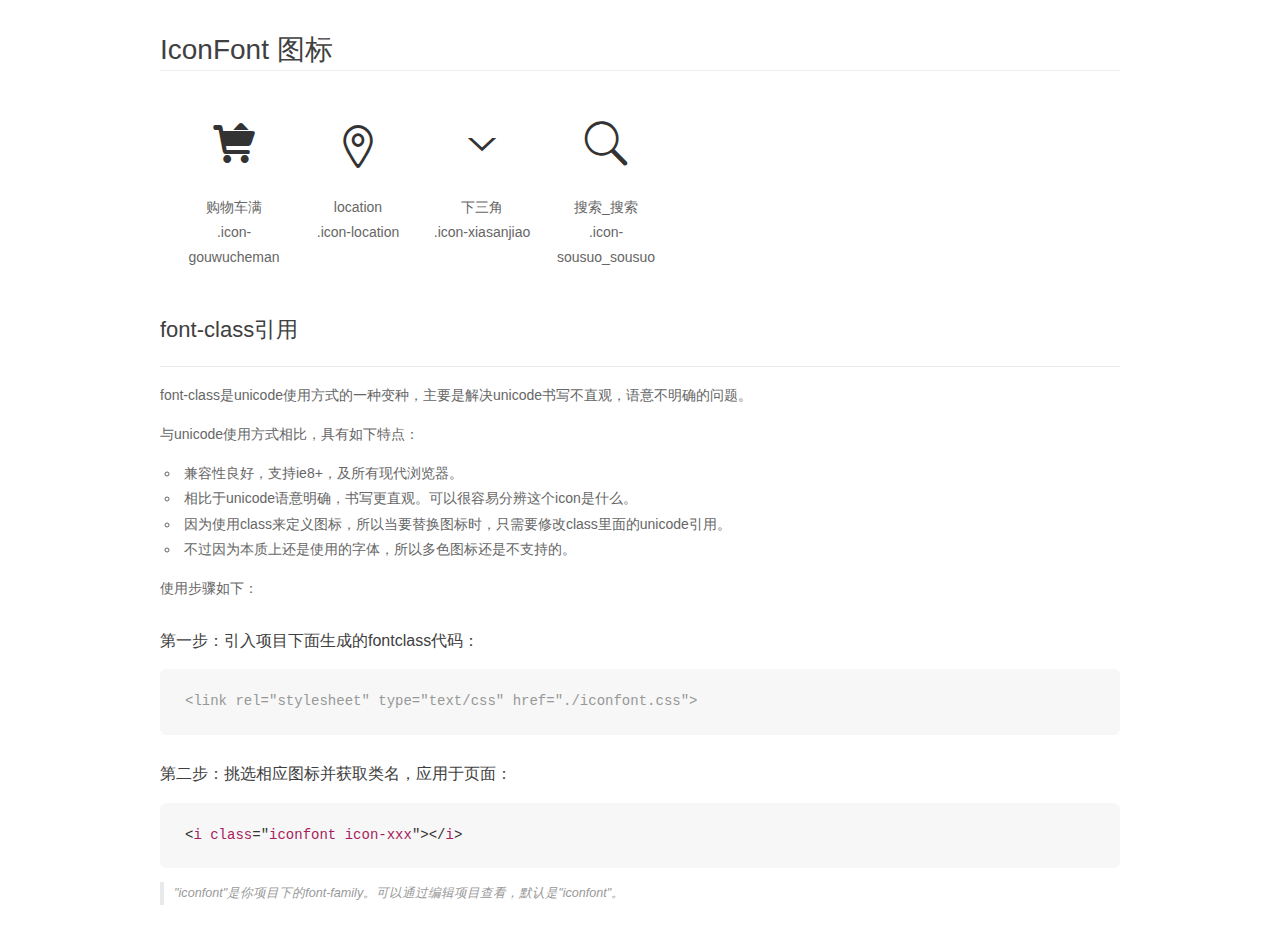
<file: font_tbnpkrjpiepnwmi/demo_fontclass.html>
<!DOCTYPE html>
<html>
<head>
    <meta charset="utf-8"/>
    <title>IconFont</title>
    <link rel="stylesheet" href="demo.css">
    <link rel="stylesheet" href="iconfont.css">
</head>
<body>
    <div class="main markdown">
        <h1>IconFont 图标</h1>
        <ul class="icon_lists clear">
            
                <li>
                <i class="icon iconfont icon-gouwucheman"></i>
                    <div class="name">购物车满</div>
                    <div class="fontclass">.icon-gouwucheman</div>
                </li>
            
                <li>
                <i class="icon iconfont icon-location"></i>
                    <div class="name">location</div>
                    <div class="fontclass">.icon-location</div>
                </li>
            
                <li>
                <i class="icon iconfont icon-xiasanjiao"></i>
                    <div class="name">下三角</div>
                    <div class="fontclass">.icon-xiasanjiao</div>
                </li>
            
                <li>
                <i class="icon iconfont icon-sousuo_sousuo"></i>
                    <div class="name">搜索_搜索</div>
                    <div class="fontclass">.icon-sousuo_sousuo</div>
                </li>
            
        </ul>

        <h2 id="font-class-">font-class引用</h2>
        <hr>

        <p>font-class是unicode使用方式的一种变种，主要是解决unicode书写不直观，语意不明确的问题。</p>
        <p>与unicode使用方式相比，具有如下特点：</p>
        <ul>
        <li>兼容性良好，支持ie8+，及所有现代浏览器。</li>
        <li>相比于unicode语意明确，书写更直观。可以很容易分辨这个icon是什么。</li>
        <li>因为使用class来定义图标，所以当要替换图标时，只需要修改class里面的unicode引用。</li>
        <li>不过因为本质上还是使用的字体，所以多色图标还是不支持的。</li>
        </ul>
        <p>使用步骤如下：</p>
        <h3 id="-fontclass-">第一步：引入项目下面生成的fontclass代码：</h3>


        <pre><code class="lang-js hljs javascript"><span class="hljs-comment">&lt;link rel="stylesheet" type="text/css" href="./iconfont.css"&gt;</span></code></pre>
        <h3 id="-">第二步：挑选相应图标并获取类名，应用于页面：</h3>
        <pre><code class="lang-css hljs">&lt;<span class="hljs-selector-tag">i</span> <span class="hljs-selector-tag">class</span>="<span class="hljs-selector-tag">iconfont</span> <span class="hljs-selector-tag">icon-xxx</span>"&gt;&lt;/<span class="hljs-selector-tag">i</span>&gt;</code></pre>
        <blockquote>
        <p>"iconfont"是你项目下的font-family。可以通过编辑项目查看，默认是"iconfont"。</p>
        </blockquote>
    </div>
</body>
</html>
</file>
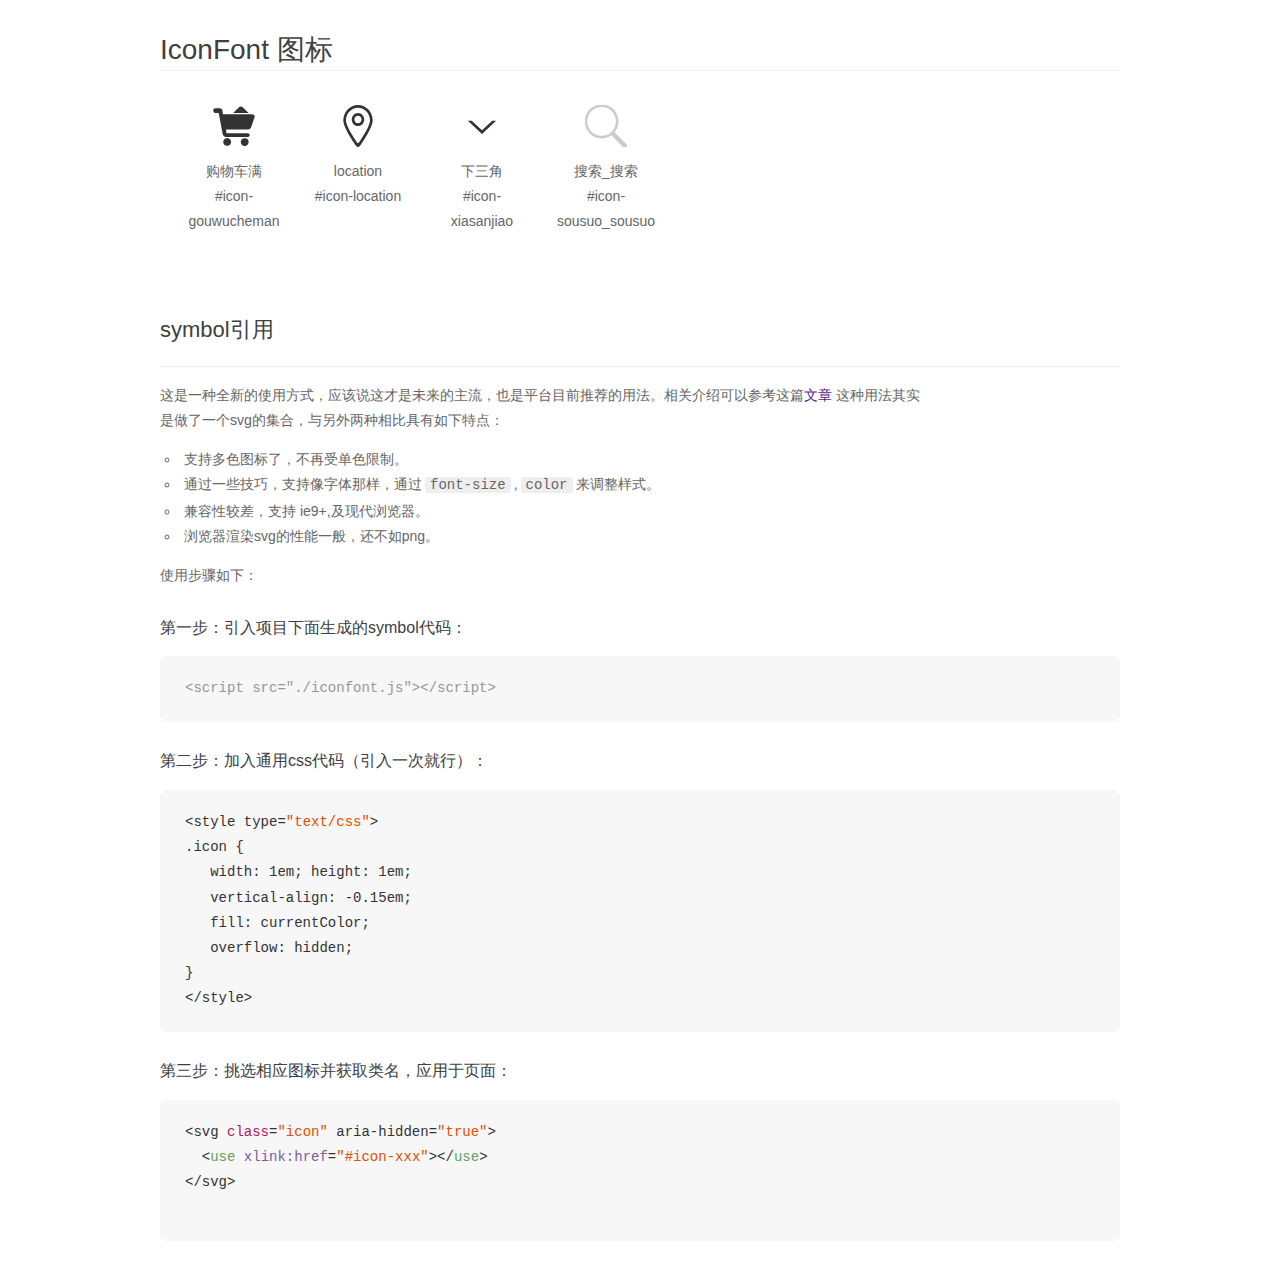
<file: font_tbnpkrjpiepnwmi/demo_symbol.html>
<!DOCTYPE html>
<html>
<head>
    <meta charset="utf-8"/>
    <title>IconFont</title>
    <link rel="stylesheet" href="demo.css">
    <script src="iconfont.js"></script>

    <style type="text/css">
        .icon {
          /* 通过设置 font-size 来改变图标大小 */
          width: 1em; height: 1em;
          /* 图标和文字相邻时，垂直对齐 */
          vertical-align: -0.15em;
          /* 通过设置 color 来改变 SVG 的颜色/fill */
          fill: currentColor;
          /* path 和 stroke 溢出 viewBox 部分在 IE 下会显示
             normalize.css 中也包含这行 */
          overflow: hidden;
        }

    </style>
</head>
<body>
    <div class="main markdown">
        <h1>IconFont 图标</h1>
        <ul class="icon_lists clear">
            
                <li>
                    <svg class="icon" aria-hidden="true">
                        <use xlink:href="#icon-gouwucheman"></use>
                    </svg>
                    <div class="name">购物车满</div>
                    <div class="fontclass">#icon-gouwucheman</div>
                </li>
            
                <li>
                    <svg class="icon" aria-hidden="true">
                        <use xlink:href="#icon-location"></use>
                    </svg>
                    <div class="name">location</div>
                    <div class="fontclass">#icon-location</div>
                </li>
            
                <li>
                    <svg class="icon" aria-hidden="true">
                        <use xlink:href="#icon-xiasanjiao"></use>
                    </svg>
                    <div class="name">下三角</div>
                    <div class="fontclass">#icon-xiasanjiao</div>
                </li>
            
                <li>
                    <svg class="icon" aria-hidden="true">
                        <use xlink:href="#icon-sousuo_sousuo"></use>
                    </svg>
                    <div class="name">搜索_搜索</div>
                    <div class="fontclass">#icon-sousuo_sousuo</div>
                </li>
            
        </ul>


        <h2 id="symbol-">symbol引用</h2>
        <hr>

        <p>这是一种全新的使用方式，应该说这才是未来的主流，也是平台目前推荐的用法。相关介绍可以参考这篇<a href="">文章</a>
        这种用法其实是做了一个svg的集合，与另外两种相比具有如下特点：</p>
        <ul>
          <li>支持多色图标了，不再受单色限制。</li>
          <li>通过一些技巧，支持像字体那样，通过<code>font-size</code>,<code>color</code>来调整样式。</li>
          <li>兼容性较差，支持 ie9+,及现代浏览器。</li>
          <li>浏览器渲染svg的性能一般，还不如png。</li>
        </ul>
        <p>使用步骤如下：</p>
        <h3 id="-symbol-">第一步：引入项目下面生成的symbol代码：</h3>
        <pre><code class="lang-js hljs javascript"><span class="hljs-comment">&lt;script src="./iconfont.js"&gt;&lt;/script&gt;</span></code></pre>
        <h3 id="-css-">第二步：加入通用css代码（引入一次就行）：</h3>
        <pre><code class="lang-js hljs javascript">&lt;style type=<span class="hljs-string">"text/css"</span>&gt;
.icon {
   width: <span class="hljs-number">1</span>em; height: <span class="hljs-number">1</span>em;
   vertical-align: <span class="hljs-number">-0.15</span>em;
   fill: currentColor;
   overflow: hidden;
}
&lt;<span class="hljs-regexp">/style&gt;</span></code></pre>
        <h3 id="-">第三步：挑选相应图标并获取类名，应用于页面：</h3>
        <pre><code class="lang-js hljs javascript">&lt;svg <span class="hljs-class"><span class="hljs-keyword">class</span></span>=<span class="hljs-string">"icon"</span> aria-hidden=<span class="hljs-string">"true"</span>&gt;<span class="xml"><span class="hljs-tag">
  &lt;<span class="hljs-name">use</span> <span class="hljs-attr">xlink:href</span>=<span class="hljs-string">"#icon-xxx"</span>&gt;</span><span class="hljs-tag">&lt;/<span class="hljs-name">use</span>&gt;</span>
</span>&lt;<span class="hljs-regexp">/svg&gt;
        </span></code></pre>
    </div>
</body>
</html>
</file>
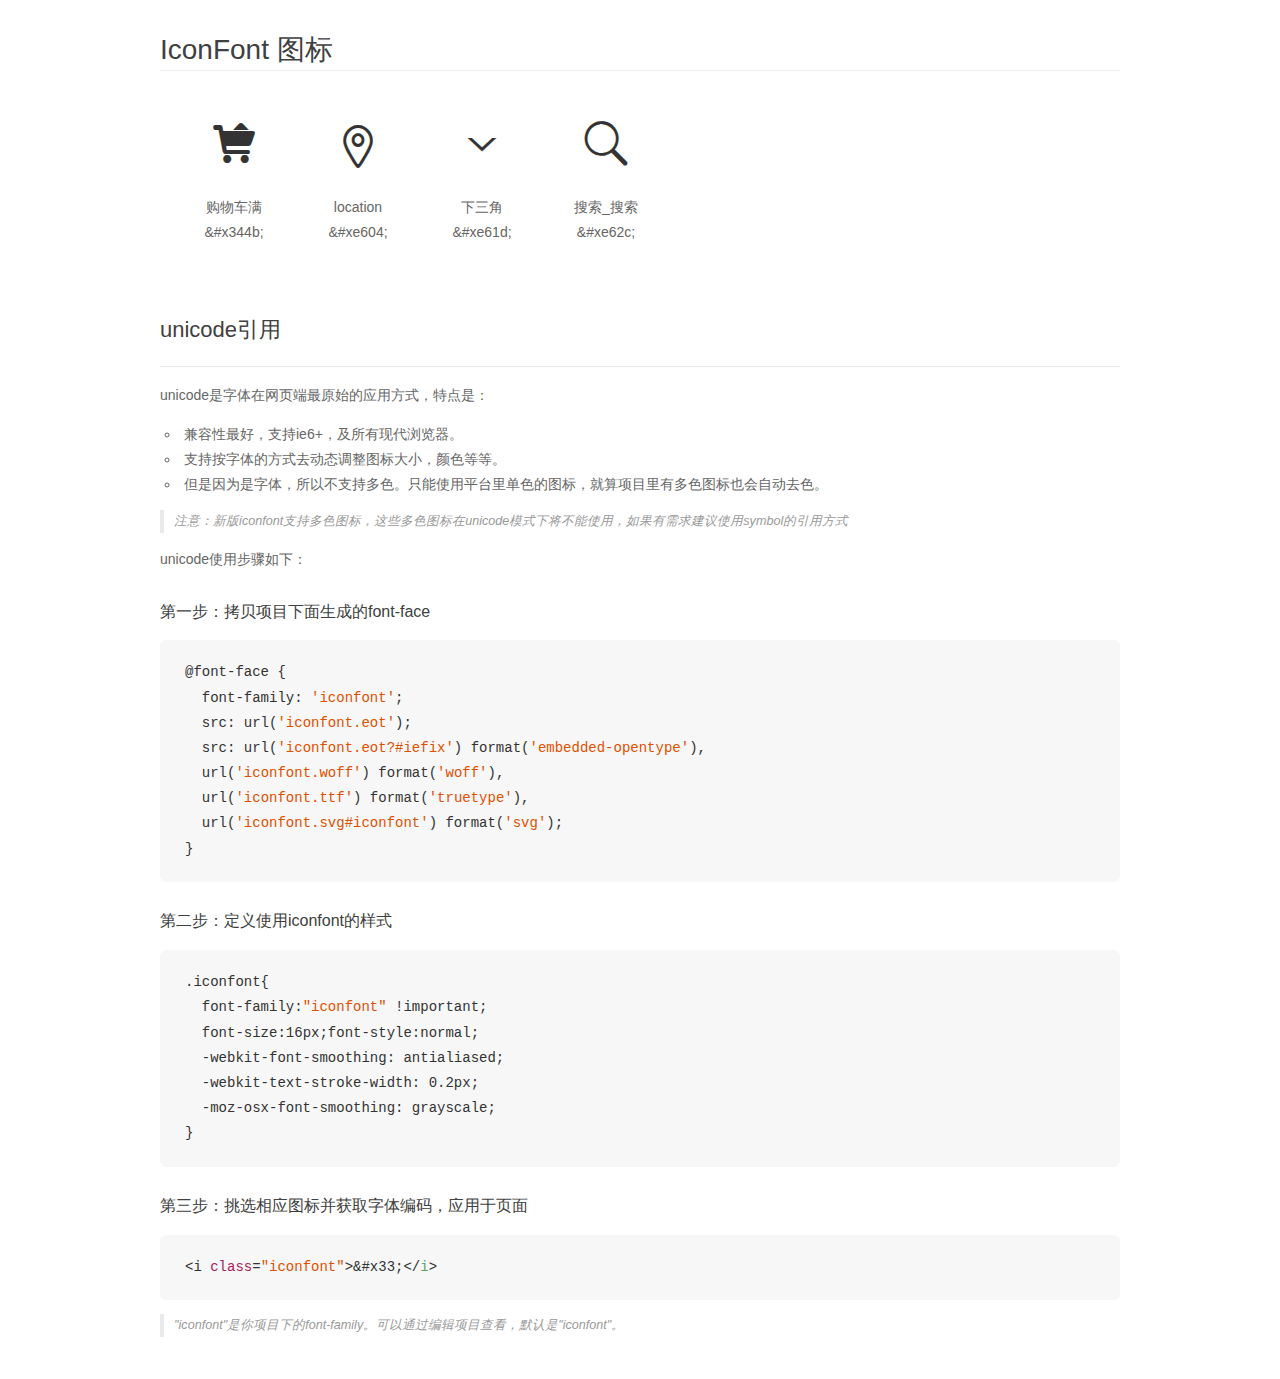
<file: font_tbnpkrjpiepnwmi/demo_unicode.html>
<!DOCTYPE html>
<html>
<head>
    <meta charset="utf-8"/>
    <title>IconFont</title>
    <link rel="stylesheet" href="demo.css">

    <style type="text/css">

        @font-face {font-family: "iconfont";
          src: url('iconfont.eot'); /* IE9*/
          src: url('iconfont.eot#iefix') format('embedded-opentype'), /* IE6-IE8 */
          url('iconfont.woff') format('woff'), /* chrome, firefox */
          url('iconfont.ttf') format('truetype'), /* chrome, firefox, opera, Safari, Android, iOS 4.2+*/
          url('iconfont.svg#iconfont') format('svg'); /* iOS 4.1- */
        }

        .iconfont {
          font-family:"iconfont" !important;
          font-size:16px;
          font-style:normal;
          -webkit-font-smoothing: antialiased;
          -webkit-text-stroke-width: 0.2px;
          -moz-osx-font-smoothing: grayscale;
        }

    </style>
</head>
<body>
    <div class="main markdown">
        <h1>IconFont 图标</h1>
        <ul class="icon_lists clear">
            
                <li>
                <i class="icon iconfont">&#x344b;</i>
                    <div class="name">购物车满</div>
                    <div class="code">&amp;#x344b;</div>
                </li>
            
                <li>
                <i class="icon iconfont">&#xe604;</i>
                    <div class="name">location</div>
                    <div class="code">&amp;#xe604;</div>
                </li>
            
                <li>
                <i class="icon iconfont">&#xe61d;</i>
                    <div class="name">下三角</div>
                    <div class="code">&amp;#xe61d;</div>
                </li>
            
                <li>
                <i class="icon iconfont">&#xe62c;</i>
                    <div class="name">搜索_搜索</div>
                    <div class="code">&amp;#xe62c;</div>
                </li>
            
        </ul>
        <h2 id="unicode-">unicode引用</h2>
        <hr>

        <p>unicode是字体在网页端最原始的应用方式，特点是：</p>
        <ul>
        <li>兼容性最好，支持ie6+，及所有现代浏览器。</li>
        <li>支持按字体的方式去动态调整图标大小，颜色等等。</li>
        <li>但是因为是字体，所以不支持多色。只能使用平台里单色的图标，就算项目里有多色图标也会自动去色。</li>
        </ul>
        <blockquote>
        <p>注意：新版iconfont支持多色图标，这些多色图标在unicode模式下将不能使用，如果有需求建议使用symbol的引用方式</p>
        </blockquote>
        <p>unicode使用步骤如下：</p>
        <h3 id="-font-face">第一步：拷贝项目下面生成的font-face</h3>
        <pre><code class="lang-js hljs javascript">@font-face {
  font-family: <span class="hljs-string">'iconfont'</span>;
  src: url(<span class="hljs-string">'iconfont.eot'</span>);
  src: url(<span class="hljs-string">'iconfont.eot?#iefix'</span>) format(<span class="hljs-string">'embedded-opentype'</span>),
  url(<span class="hljs-string">'iconfont.woff'</span>) format(<span class="hljs-string">'woff'</span>),
  url(<span class="hljs-string">'iconfont.ttf'</span>) format(<span class="hljs-string">'truetype'</span>),
  url(<span class="hljs-string">'iconfont.svg#iconfont'</span>) format(<span class="hljs-string">'svg'</span>);
}
</code></pre>
        <h3 id="-iconfont-">第二步：定义使用iconfont的样式</h3>
        <pre><code class="lang-js hljs javascript">.iconfont{
  font-family:<span class="hljs-string">"iconfont"</span> !important;
  font-size:<span class="hljs-number">16</span>px;font-style:normal;
  -webkit-font-smoothing: antialiased;
  -webkit-text-stroke-width: <span class="hljs-number">0.2</span>px;
  -moz-osx-font-smoothing: grayscale;
}
</code></pre>
        <h3 id="-">第三步：挑选相应图标并获取字体编码，应用于页面</h3>
        <pre><code class="lang-js hljs javascript">&lt;i <span class="hljs-class"><span class="hljs-keyword">class</span></span>=<span class="hljs-string">"iconfont"</span>&gt;&amp;#x33;<span class="xml"><span class="hljs-tag">&lt;/<span class="hljs-name">i</span>&gt;</span></span></code></pre>

        <blockquote>
        <p>"iconfont"是你项目下的font-family。可以通过编辑项目查看，默认是"iconfont"。</p>
        </blockquote>
    </div>


</body>
</html>
</file>
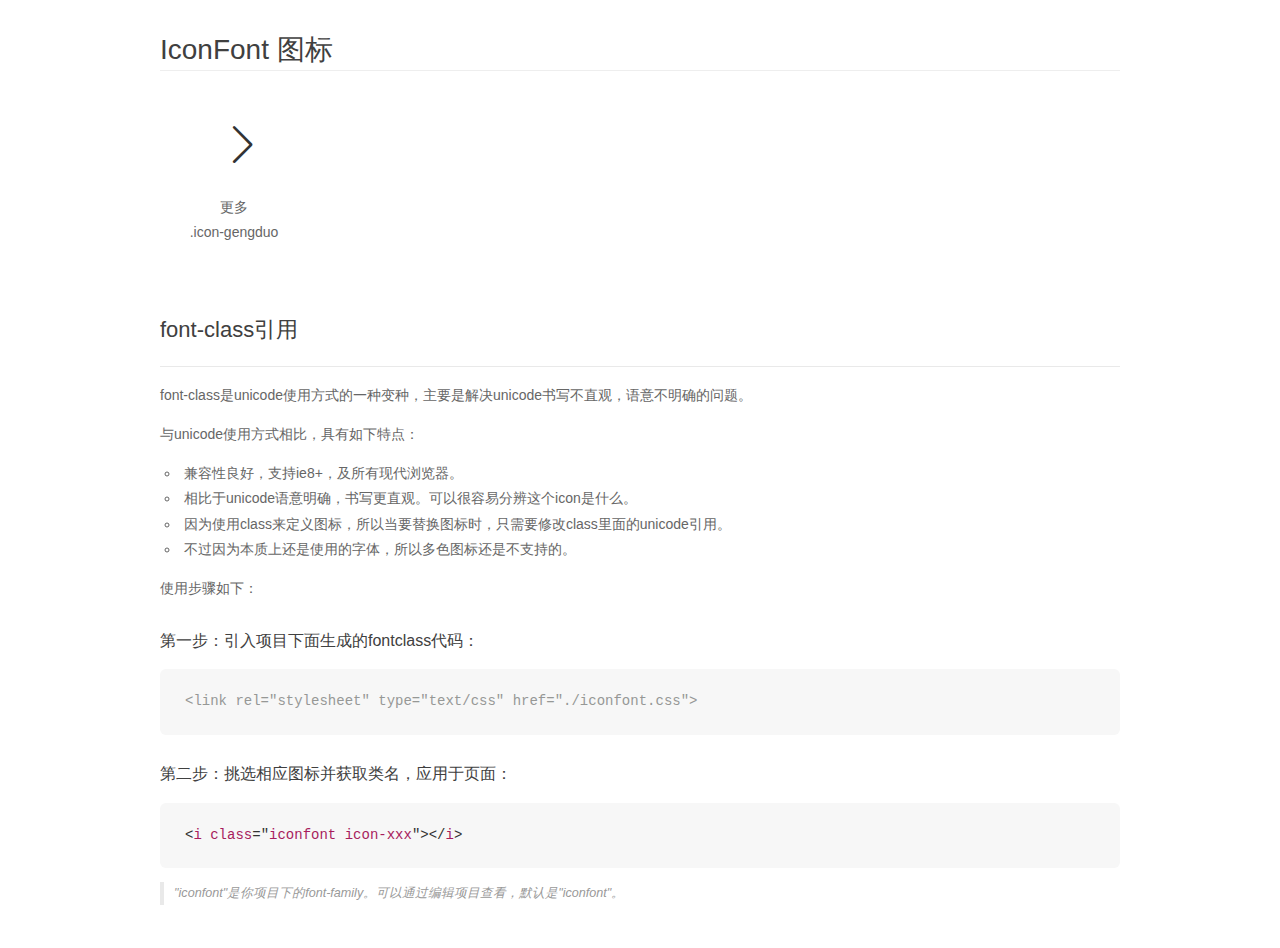
<file: font_vdyjiohizr529/demo_fontclass.html>
<!DOCTYPE html>
<html>
<head>
    <meta charset="utf-8"/>
    <title>IconFont</title>
    <link rel="stylesheet" href="demo.css">
    <link rel="stylesheet" href="iconfont.css">
</head>
<body>
    <div class="main markdown">
        <h1>IconFont 图标</h1>
        <ul class="icon_lists clear">
            
                <li>
                <i class="icon iconfont icon-gengduo"></i>
                    <div class="name">更多</div>
                    <div class="fontclass">.icon-gengduo</div>
                </li>
            
        </ul>

        <h2 id="font-class-">font-class引用</h2>
        <hr>

        <p>font-class是unicode使用方式的一种变种，主要是解决unicode书写不直观，语意不明确的问题。</p>
        <p>与unicode使用方式相比，具有如下特点：</p>
        <ul>
        <li>兼容性良好，支持ie8+，及所有现代浏览器。</li>
        <li>相比于unicode语意明确，书写更直观。可以很容易分辨这个icon是什么。</li>
        <li>因为使用class来定义图标，所以当要替换图标时，只需要修改class里面的unicode引用。</li>
        <li>不过因为本质上还是使用的字体，所以多色图标还是不支持的。</li>
        </ul>
        <p>使用步骤如下：</p>
        <h3 id="-fontclass-">第一步：引入项目下面生成的fontclass代码：</h3>


        <pre><code class="lang-js hljs javascript"><span class="hljs-comment">&lt;link rel="stylesheet" type="text/css" href="./iconfont.css"&gt;</span></code></pre>
        <h3 id="-">第二步：挑选相应图标并获取类名，应用于页面：</h3>
        <pre><code class="lang-css hljs">&lt;<span class="hljs-selector-tag">i</span> <span class="hljs-selector-tag">class</span>="<span class="hljs-selector-tag">iconfont</span> <span class="hljs-selector-tag">icon-xxx</span>"&gt;&lt;/<span class="hljs-selector-tag">i</span>&gt;</code></pre>
        <blockquote>
        <p>"iconfont"是你项目下的font-family。可以通过编辑项目查看，默认是"iconfont"。</p>
        </blockquote>
    </div>
</body>
</html>
</file>
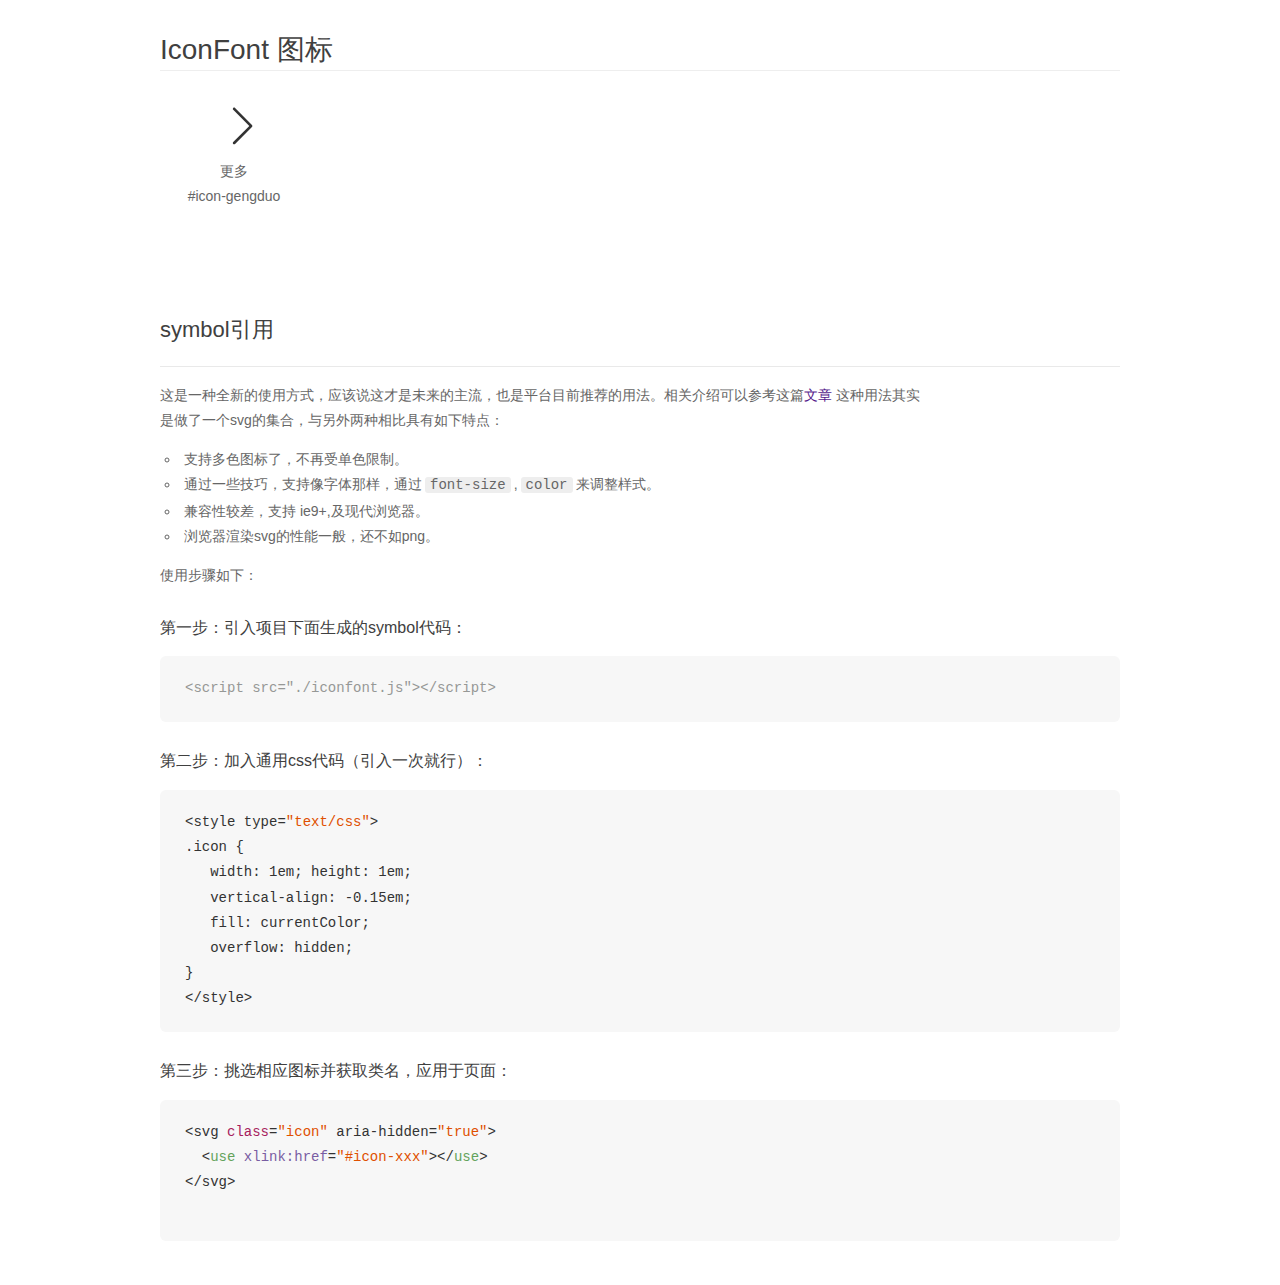
<file: font_vdyjiohizr529/demo_symbol.html>
<!DOCTYPE html>
<html>
<head>
    <meta charset="utf-8"/>
    <title>IconFont</title>
    <link rel="stylesheet" href="demo.css">
    <script src="iconfont.js"></script>

    <style type="text/css">
        .icon {
          /* 通过设置 font-size 来改变图标大小 */
          width: 1em; height: 1em;
          /* 图标和文字相邻时，垂直对齐 */
          vertical-align: -0.15em;
          /* 通过设置 color 来改变 SVG 的颜色/fill */
          fill: currentColor;
          /* path 和 stroke 溢出 viewBox 部分在 IE 下会显示
             normalize.css 中也包含这行 */
          overflow: hidden;
        }

    </style>
</head>
<body>
    <div class="main markdown">
        <h1>IconFont 图标</h1>
        <ul class="icon_lists clear">
            
                <li>
                    <svg class="icon" aria-hidden="true">
                        <use xlink:href="#icon-gengduo"></use>
                    </svg>
                    <div class="name">更多</div>
                    <div class="fontclass">#icon-gengduo</div>
                </li>
            
        </ul>


        <h2 id="symbol-">symbol引用</h2>
        <hr>

        <p>这是一种全新的使用方式，应该说这才是未来的主流，也是平台目前推荐的用法。相关介绍可以参考这篇<a href="">文章</a>
        这种用法其实是做了一个svg的集合，与另外两种相比具有如下特点：</p>
        <ul>
          <li>支持多色图标了，不再受单色限制。</li>
          <li>通过一些技巧，支持像字体那样，通过<code>font-size</code>,<code>color</code>来调整样式。</li>
          <li>兼容性较差，支持 ie9+,及现代浏览器。</li>
          <li>浏览器渲染svg的性能一般，还不如png。</li>
        </ul>
        <p>使用步骤如下：</p>
        <h3 id="-symbol-">第一步：引入项目下面生成的symbol代码：</h3>
        <pre><code class="lang-js hljs javascript"><span class="hljs-comment">&lt;script src="./iconfont.js"&gt;&lt;/script&gt;</span></code></pre>
        <h3 id="-css-">第二步：加入通用css代码（引入一次就行）：</h3>
        <pre><code class="lang-js hljs javascript">&lt;style type=<span class="hljs-string">"text/css"</span>&gt;
.icon {
   width: <span class="hljs-number">1</span>em; height: <span class="hljs-number">1</span>em;
   vertical-align: <span class="hljs-number">-0.15</span>em;
   fill: currentColor;
   overflow: hidden;
}
&lt;<span class="hljs-regexp">/style&gt;</span></code></pre>
        <h3 id="-">第三步：挑选相应图标并获取类名，应用于页面：</h3>
        <pre><code class="lang-js hljs javascript">&lt;svg <span class="hljs-class"><span class="hljs-keyword">class</span></span>=<span class="hljs-string">"icon"</span> aria-hidden=<span class="hljs-string">"true"</span>&gt;<span class="xml"><span class="hljs-tag">
  &lt;<span class="hljs-name">use</span> <span class="hljs-attr">xlink:href</span>=<span class="hljs-string">"#icon-xxx"</span>&gt;</span><span class="hljs-tag">&lt;/<span class="hljs-name">use</span>&gt;</span>
</span>&lt;<span class="hljs-regexp">/svg&gt;
        </span></code></pre>
    </div>
</body>
</html>
</file>
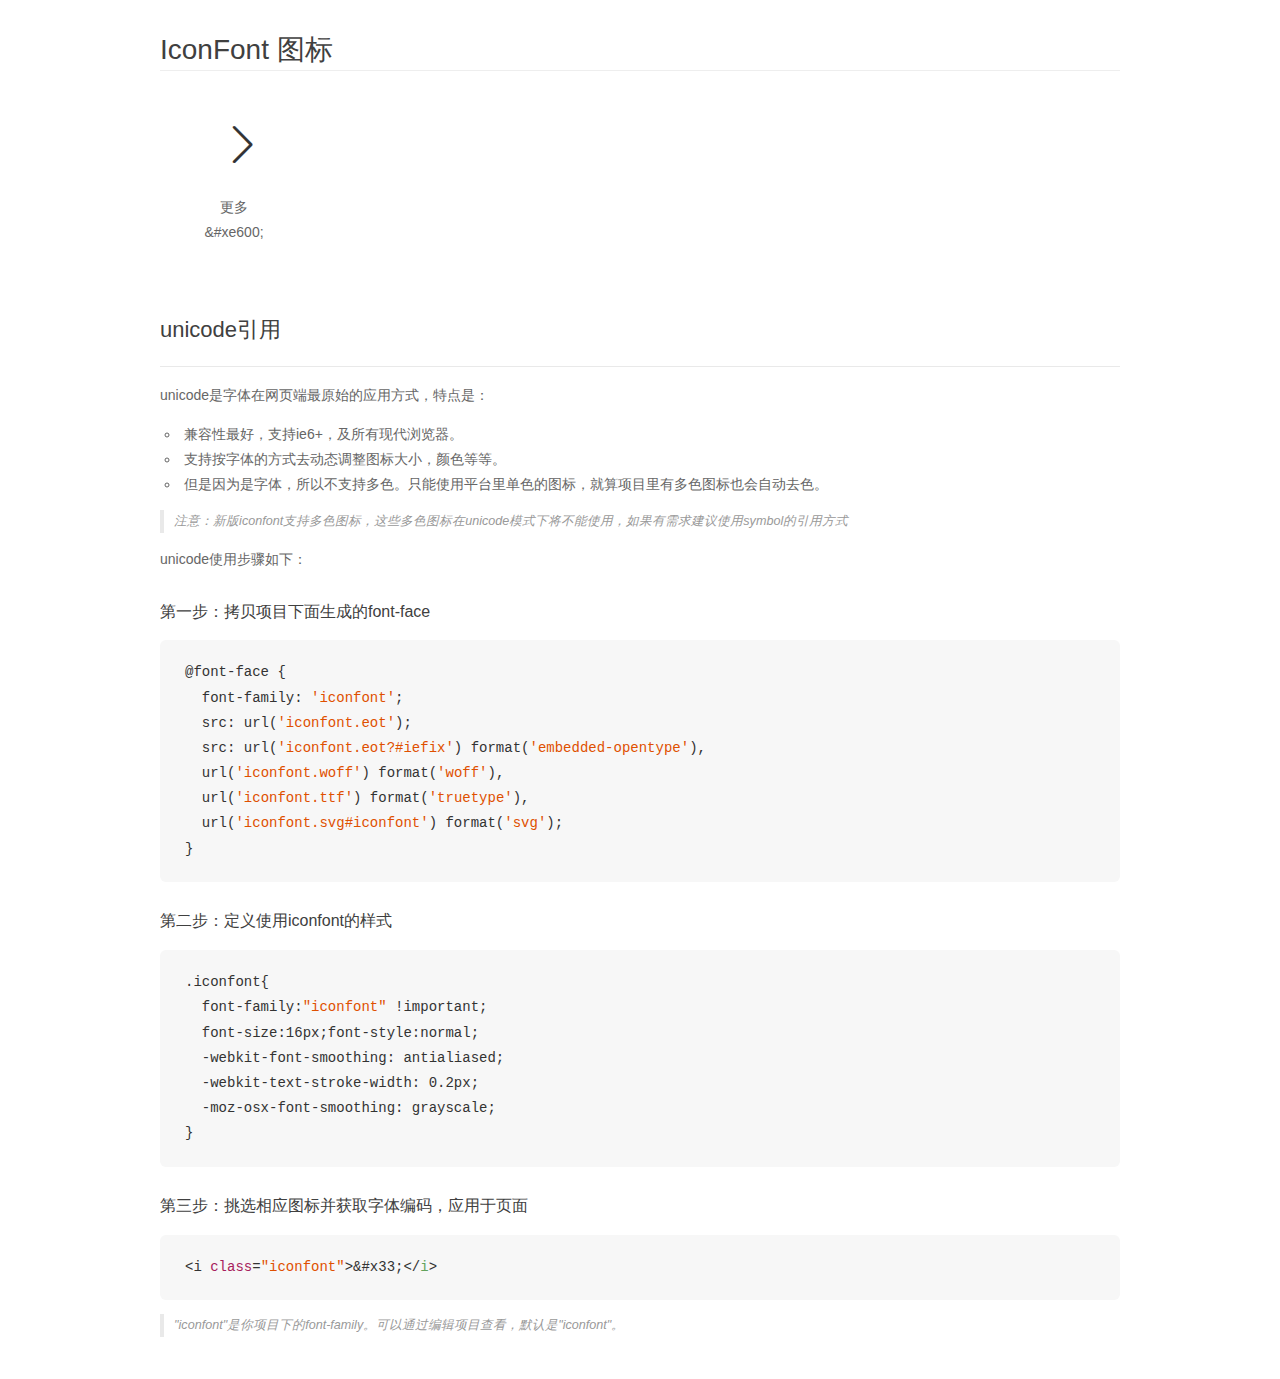
<file: font_vdyjiohizr529/demo_unicode.html>
<!DOCTYPE html>
<html>
<head>
    <meta charset="utf-8"/>
    <title>IconFont</title>
    <link rel="stylesheet" href="demo.css">

    <style type="text/css">

        @font-face {font-family: "iconfont";
          src: url('iconfont.eot'); /* IE9*/
          src: url('iconfont.eot#iefix') format('embedded-opentype'), /* IE6-IE8 */
          url('iconfont.woff') format('woff'), /* chrome, firefox */
          url('iconfont.ttf') format('truetype'), /* chrome, firefox, opera, Safari, Android, iOS 4.2+*/
          url('iconfont.svg#iconfont') format('svg'); /* iOS 4.1- */
        }

        .iconfont {
          font-family:"iconfont" !important;
          font-size:16px;
          font-style:normal;
          -webkit-font-smoothing: antialiased;
          -webkit-text-stroke-width: 0.2px;
          -moz-osx-font-smoothing: grayscale;
        }

    </style>
</head>
<body>
    <div class="main markdown">
        <h1>IconFont 图标</h1>
        <ul class="icon_lists clear">
            
                <li>
                <i class="icon iconfont">&#xe600;</i>
                    <div class="name">更多</div>
                    <div class="code">&amp;#xe600;</div>
                </li>
            
        </ul>
        <h2 id="unicode-">unicode引用</h2>
        <hr>

        <p>unicode是字体在网页端最原始的应用方式，特点是：</p>
        <ul>
        <li>兼容性最好，支持ie6+，及所有现代浏览器。</li>
        <li>支持按字体的方式去动态调整图标大小，颜色等等。</li>
        <li>但是因为是字体，所以不支持多色。只能使用平台里单色的图标，就算项目里有多色图标也会自动去色。</li>
        </ul>
        <blockquote>
        <p>注意：新版iconfont支持多色图标，这些多色图标在unicode模式下将不能使用，如果有需求建议使用symbol的引用方式</p>
        </blockquote>
        <p>unicode使用步骤如下：</p>
        <h3 id="-font-face">第一步：拷贝项目下面生成的font-face</h3>
        <pre><code class="lang-js hljs javascript">@font-face {
  font-family: <span class="hljs-string">'iconfont'</span>;
  src: url(<span class="hljs-string">'iconfont.eot'</span>);
  src: url(<span class="hljs-string">'iconfont.eot?#iefix'</span>) format(<span class="hljs-string">'embedded-opentype'</span>),
  url(<span class="hljs-string">'iconfont.woff'</span>) format(<span class="hljs-string">'woff'</span>),
  url(<span class="hljs-string">'iconfont.ttf'</span>) format(<span class="hljs-string">'truetype'</span>),
  url(<span class="hljs-string">'iconfont.svg#iconfont'</span>) format(<span class="hljs-string">'svg'</span>);
}
</code></pre>
        <h3 id="-iconfont-">第二步：定义使用iconfont的样式</h3>
        <pre><code class="lang-js hljs javascript">.iconfont{
  font-family:<span class="hljs-string">"iconfont"</span> !important;
  font-size:<span class="hljs-number">16</span>px;font-style:normal;
  -webkit-font-smoothing: antialiased;
  -webkit-text-stroke-width: <span class="hljs-number">0.2</span>px;
  -moz-osx-font-smoothing: grayscale;
}
</code></pre>
        <h3 id="-">第三步：挑选相应图标并获取字体编码，应用于页面</h3>
        <pre><code class="lang-js hljs javascript">&lt;i <span class="hljs-class"><span class="hljs-keyword">class</span></span>=<span class="hljs-string">"iconfont"</span>&gt;&amp;#x33;<span class="xml"><span class="hljs-tag">&lt;/<span class="hljs-name">i</span>&gt;</span></span></code></pre>

        <blockquote>
        <p>"iconfont"是你项目下的font-family。可以通过编辑项目查看，默认是"iconfont"。</p>
        </blockquote>
    </div>


</body>
</html>
</file>
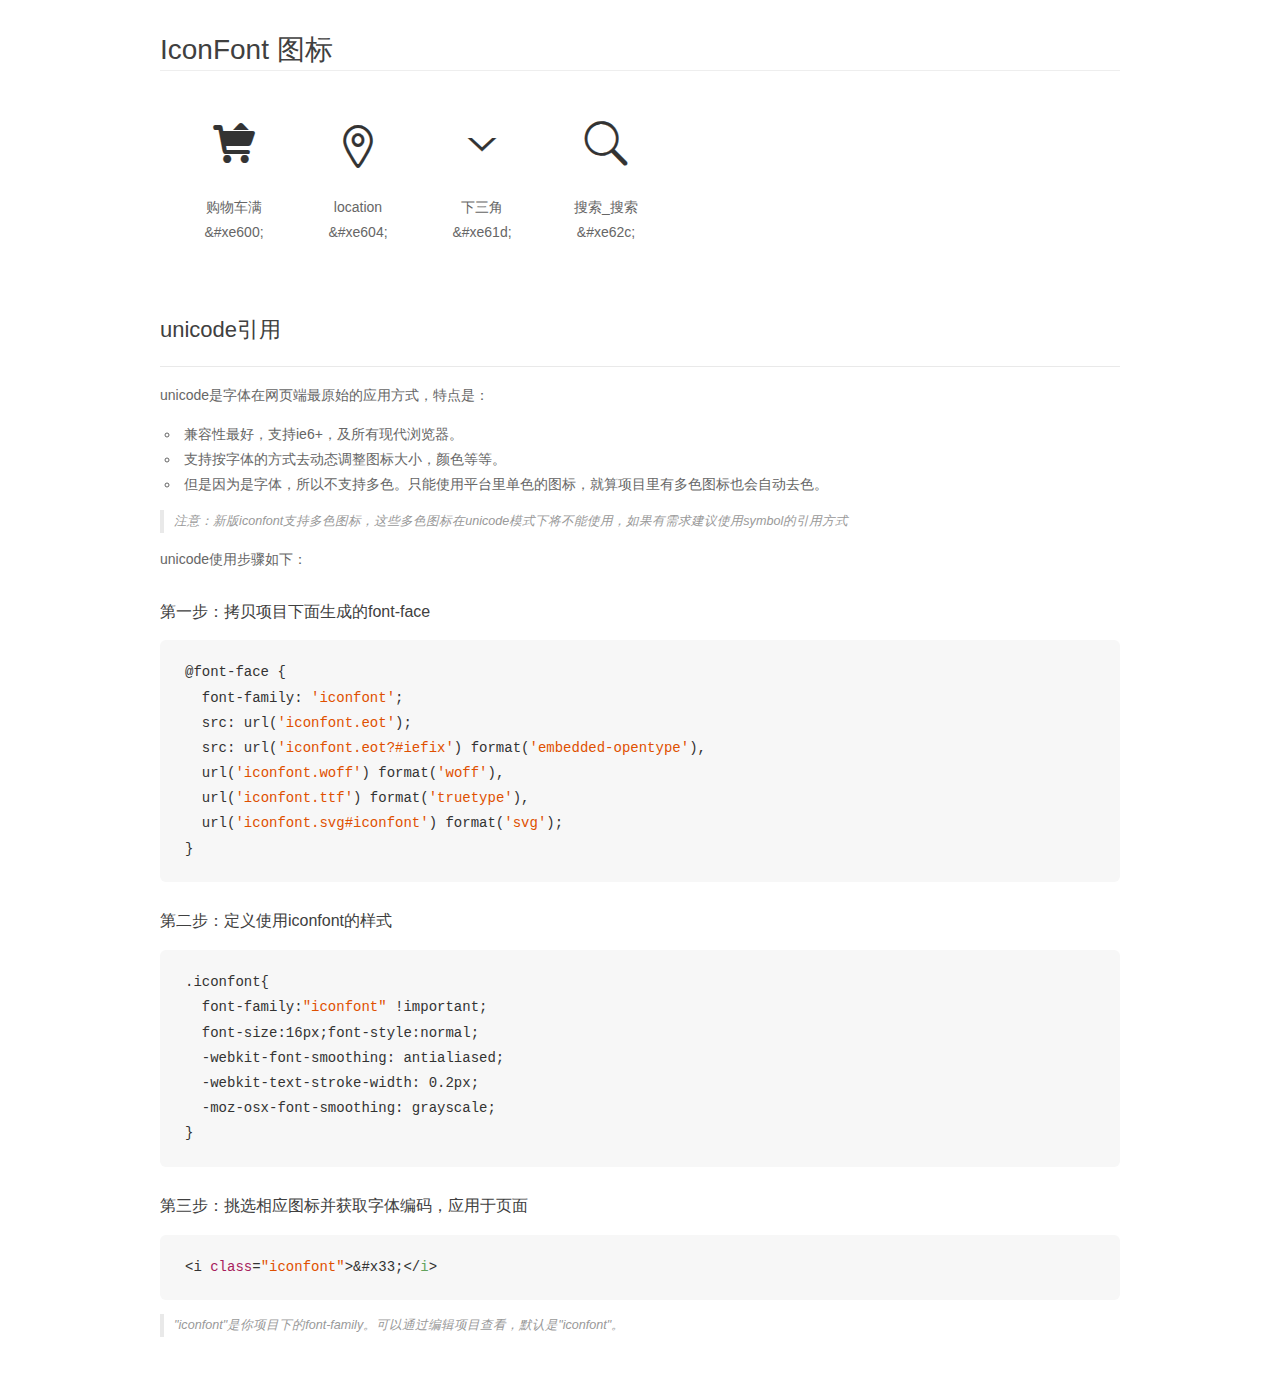
<file: font_zrvtowz7ql37syvi/demo_unicode.html>
<!DOCTYPE html>
<html>
<head>
    <meta charset="utf-8"/>
    <title>IconFont</title>
    <link rel="stylesheet" href="demo.css">

    <style type="text/css">

        @font-face {font-family: "iconfont";
          src: url('iconfont.eot'); /* IE9*/
          src: url('iconfont.eot#iefix') format('embedded-opentype'), /* IE6-IE8 */
          url('iconfont.woff') format('woff'), /* chrome, firefox */
          url('iconfont.ttf') format('truetype'), /* chrome, firefox, opera, Safari, Android, iOS 4.2+*/
          url('iconfont.svg#iconfont') format('svg'); /* iOS 4.1- */
        }

        .iconfont {
          font-family:"iconfont" !important;
          font-size:16px;
          font-style:normal;
          -webkit-font-smoothing: antialiased;
          -webkit-text-stroke-width: 0.2px;
          -moz-osx-font-smoothing: grayscale;
        }

    </style>
</head>
<body>
    <div class="main markdown">
        <h1>IconFont 图标</h1>
        <ul class="icon_lists clear">
            
                <li>
                <i class="icon iconfont">&#xe600;</i>
                    <div class="name">购物车满</div>
                    <div class="code">&amp;#xe600;</div>
                </li>
            
                <li>
                <i class="icon iconfont">&#xe604;</i>
                    <div class="name">location</div>
                    <div class="code">&amp;#xe604;</div>
                </li>
            
                <li>
                <i class="icon iconfont">&#xe61d;</i>
                    <div class="name">下三角</div>
                    <div class="code">&amp;#xe61d;</div>
                </li>
            
                <li>
                <i class="icon iconfont">&#xe62c;</i>
                    <div class="name">搜索_搜索</div>
                    <div class="code">&amp;#xe62c;</div>
                </li>
            
        </ul>
        <h2 id="unicode-">unicode引用</h2>
        <hr>

        <p>unicode是字体在网页端最原始的应用方式，特点是：</p>
        <ul>
        <li>兼容性最好，支持ie6+，及所有现代浏览器。</li>
        <li>支持按字体的方式去动态调整图标大小，颜色等等。</li>
        <li>但是因为是字体，所以不支持多色。只能使用平台里单色的图标，就算项目里有多色图标也会自动去色。</li>
        </ul>
        <blockquote>
        <p>注意：新版iconfont支持多色图标，这些多色图标在unicode模式下将不能使用，如果有需求建议使用symbol的引用方式</p>
        </blockquote>
        <p>unicode使用步骤如下：</p>
        <h3 id="-font-face">第一步：拷贝项目下面生成的font-face</h3>
        <pre><code class="lang-js hljs javascript">@font-face {
  font-family: <span class="hljs-string">'iconfont'</span>;
  src: url(<span class="hljs-string">'iconfont.eot'</span>);
  src: url(<span class="hljs-string">'iconfont.eot?#iefix'</span>) format(<span class="hljs-string">'embedded-opentype'</span>),
  url(<span class="hljs-string">'iconfont.woff'</span>) format(<span class="hljs-string">'woff'</span>),
  url(<span class="hljs-string">'iconfont.ttf'</span>) format(<span class="hljs-string">'truetype'</span>),
  url(<span class="hljs-string">'iconfont.svg#iconfont'</span>) format(<span class="hljs-string">'svg'</span>);
}
</code></pre>
        <h3 id="-iconfont-">第二步：定义使用iconfont的样式</h3>
        <pre><code class="lang-js hljs javascript">.iconfont{
  font-family:<span class="hljs-string">"iconfont"</span> !important;
  font-size:<span class="hljs-number">16</span>px;font-style:normal;
  -webkit-font-smoothing: antialiased;
  -webkit-text-stroke-width: <span class="hljs-number">0.2</span>px;
  -moz-osx-font-smoothing: grayscale;
}
</code></pre>
        <h3 id="-">第三步：挑选相应图标并获取字体编码，应用于页面</h3>
        <pre><code class="lang-js hljs javascript">&lt;i <span class="hljs-class"><span class="hljs-keyword">class</span></span>=<span class="hljs-string">"iconfont"</span>&gt;&amp;#x33;<span class="xml"><span class="hljs-tag">&lt;/<span class="hljs-name">i</span>&gt;</span></span></code></pre>

        <blockquote>
        <p>"iconfont"是你项目下的font-family。可以通过编辑项目查看，默认是"iconfont"。</p>
        </blockquote>
    </div>


</body>
</html>
</file>
<file: CSS/meishi.css>
body{
	padding: 0;
	margin: 0;
	width: 100%;
	background-color:#fae8c8;
}
/*头部*/
.head{
	width:100%;
	height: 129px;
	background:#c90000 url(../img/header_bg.png) center repeat-y;
}
.head-box{
	width: 990px;
	margin: 0 auto;
}
.head-left{
	width: 184px;
	height: 129px;
	background: url(../img/logo2.png) -15px 9px no-repeat;
}
 .head-center{
	width: 430px;
	height: 129px;
	margin-left: 68px;
	position: relative;
}
.head-center>.f{
	width: 326px;
	height: 16px;
	line-height: 16px;
	padding: 8px;
	position: absolute;
	top: 46px;
	border: 2px solid #fff;
	border-top-left-radius: 5px;
	border-bottom-left-radius: 5px;
}
.head-center>.r{
	width: 80px;
	height: 36px;
	line-height: 32px;
	position:absolute;
	top: 46px;
	left: 344px;
	border: 2px solid #fff;
	border-left: none;
	color: #fff;
	background-color: #a8000f;
	font-size: 16px;
	border-top-right-radius: 5px;
	border-bottom-right-radius: 5px;
}
.head-right{
	height: 129px;
	padding: 0;
	margin: 0;
}
.head-right>li{
	display:inline-block;
}
.head-right>li>a{
	position: relative;
	display: block;
	height: 28px;
	line-height: 28px;
	color: #fff;
	font-size: 12px;
	margin-top: 50px;
	padding: 0 10px;
	border-radius: 5px;
}
.head-right>li>a:hover{
	text-decoration: underline;
}
/*导航条*/
.nav{
	width: 100%;
	height: 76px;
	background: #fff;
	box-shadow: 10px 0 10px rgba(0,0,0,0.3);
}
.nav>ul{
	width: 990px;
	height: 76px;
	margin: 0 auto;
	padding: 0;
	position: relative;
}
.nav>ul>li{
	display: inline-block;
	height: 76px;
}
.nav>ul>li>a{
	display: block;
	height: 76px;
	line-height: 76px;
	padding: 0 24px;
	color: #444;
	font-size: 20px;
	font-weight:bold;
	position:relative; 
}
.nav>ul>li>a>i{
	display:block;
	position: absolute;
	left:px;
	top: 0px;
	color:#ccc;
	font-size: 20px;
}
.nav>ul>li>.redline{
	display: block;
	position: absolute;
	width: 33px;
	border:2px solid #ff3232;
	background:#ff3232;
	bottom: 0;
	left: 24px;
}
.nav>ul>li>.caipu-box{
	width: 100%;
	position:absolute;
	left:0;
	top: 76px;
	display: none;
}
.nav>ul>li>.caipu-box>.caipu-list{
	position: relative;
	width: 930px;
	padding:18px 30px 24px 30px;
	margin: 0 auto;
	margin-right: 15px;
	background: #fafafa;
}
.caipu-list>div>ul>li,.caipu-list>div>div>ul>li{
	display: inline-block;
}
.caipu-list>div{
	margin-top:15px;
}
.caipu-list>div:first-child{
	margin-top: 0;
}
.caipu-list>div>ul>li>a,.caipu-list>div>div>ul>li>a{
	color: #999;
	font-size: 14px;
	padding-right: 15px;
}
.caipu-list>div>p>a,.caipu-list>div>div>p>a{
	color:#ff3232;
	font-size: 17px;
}
.caipu-list>.caipu-list-img,.caipu-list>.yinshi-list-img{
	position: absolute;
	background: url(../img/jccp_navbgg.png) right bottom no-repeat;
	right: -60px;
	bottom: -30px;
	width: 406px;
	height: 226px;
}
.caipu-list>.yinshi-list-img{
	background:url(../img/ysjk_navbg.png) right bottom no-repeat;
	width: 325px;
	height: 208px;
	right: -60px;
	bottom: -30px;
	position: absolute;
}
.nav>ul>li:hover{
	background: #fafafa;
}
.nav>ul>.cpdq:hover{
	background: #fafafa;
	z-index: 1000;
}
.nav>ul>.cpdq:hover .caipu-box{
	display: block;
	z-index: 1000;
}
.nav>ul>.ysjk:hover .caipu-box{
	display: block;
	z-index: 1000;
}
/*大图*/
.content-box{
	width: 990px;
	height: 450px;
	margin: 0 auto;
}
.content-box-eat{
	width: 990px;
	margin: 0 auto;
	text-align: center;
	position: relative;
}
.content-box-eat>h3,.taqing-head>h3{
	height:120px;
	line-height: 120px;
	font-size: 24px;
	color: #222;
	font-family: Microsoft Yahei;
}
.msimg{
	position: absolute;
	width: 2970px;
	left: -990px;
	height: 330px;
}
.msimg>ul>li{
	position: relative;
	float: left;
}
.msimg>ul>li>a{
	display: block;
	width: 330px;
	height: 330px;
}
.msimg>ul>li>a>img{
	border: 0;
}
.msimg>ul>li>div{
	position: absolute;
	width: 310px;
	height: 78px;
	padding-left: 20px;
	left: 0;
	bottom:0;
	background: url(../img/white80.png) repeat;
	text-align: left;
}
.msimg>ul>li>div>h2{
	height: 36px;
	line-height:36px;
	padding-top:12px;
}
.msimg>ul>li>div>h2>a{
	color: #333;
	font-size: 24px;
}
.msimg>ul>li>div>h2>a:hover{
	color:#ff4c35;
	text-decoration: underline;
}
.msimg>ul>li>div>span:nth-of-type(1){
	display: inline-block;
	line-height: 18px;
	color: #666;
	font-size: 18px;
}
.msimg>ul>li>div>span:nth-of-type(2){
	position: absolute;
	top: -6px;
	right: 10px;
}
.msimg>ul>li>div>span:nth-of-type(2)>a{
	display: inline-block;
	font-size: 14px;
	height: 30px;
	line-height: 30px;
	padding: 0 14px;
	color: #fff;
	background:#60a531;
}
.msimg>ul>li>div>span:nth-of-type(2)>a:hover{
	text-decoration: underline;
}
.msimg>ul>li>div>span:nth-of-type(2)>i{
	display: block;
	width: 6px;
	height: 6px;
	background: url(../img/gxarrow1.png) 0 0 no-repeat;
	position: absolute;
	right: -6px;
	top:0px;
}
.msimg-zuojian,.msimg-youjian{
	margin-top: 120px;
	width: 173px;
	height: 73px;
	position: absolute;
	top:115px;
	z-index: 1000;
}
.msimg-left-box,.msimg-right-box{
	margin-top: 120px;
	position: absolute;
	top:0;
	width: 990px;
	height: 330px;
	background-color:#fff;
	opacity: 0.6;
	z-index: 1000;
}
.timezhou{
	position: absolute;
	left: -990px;
	top: 450px;
	width: 2970px;
	height: 52px;
	background:#fff url(../img/kedulong.gif) 0 0 repeat-x;
	margin: 0 auto;
	border-top:4px solid #aaa;
}
.time-nb{
	width: 990px;
	margin: 0 auto;
	position: relative;
}
.time-nb>span{
	position: absolute;
	top: 4px;
	left: 0;
	display: block;
	width: 30px;
	text-align: center;
	height: 48px;
	line-height: 48px;
	width: 60px;
	color: #aaa;
	font-size: 18px;
}
.eat-time{
	width: 990px;
	margin: 0 auto;
}
.eat-time>p{
	float: left;
	display: none;
}
.eat-time>p>a{
	display: block;
	margin-top: 4px;
	width: 198px;
	height: 48px;
	line-height: 48px;
	color: #999;
	font-size: 14px;
}
.eat-time>p>:hover{
	display: block;
	color:#ff4c35;
}
/*4月踏青*/
.taqing-head{
	overflow: hidden;
	width: 990px;
	margin: 52px auto 0;
	text-align: center;
	position: relative;
}
.taqing-head>h3,.bushen-head>h3,.today-caipu-head>h3,.jknews-head>h3{
	height: 120px;
	line-height: 120px;
	font-size: 24px;
	color: #222;
}
.taqing-head>span>a,.bushen-head>span>a,.jknews-head>span>a{
	position: absolute;
	top: 36px;
	right: 0;
	height: 48px;
	line-height: 48px;
	color: #666;
	font-size: 12px;
}
.taqing-head>span>a:hover,.bushen-head>span>a:hover,.jknews-head>span>a:hover{
	color: #ff3232;
	text-decoration: underline;
}
.taqing-content{
	width:990px;
	margin: 0 auto;
	position: relative;
}
.taqing-content>ul{
	padding: 0;
	margin: 0;
	width: 990px;
}
.taqing-content>ul>li{
	float: left;
	position: relative;
	width: 316px;
	height: 298px;
	margin-bottom:30px;
}
.taqing-content>ul>li>span{
	width: 316px;
	height: 10px;
	position: absolute;
	bottom:78px;
	left: 0;
	background: url(../img/ztfixer.gif) 0 0 no-repeat;
}
.taqing-content>ul>li>div{
	position: absolute;
	left: 0;
	bottom:-10px;
	width: 296px;
	height: 78px;
	padding:0  0 10px 20px;
	background: #fff;
}
.taqing-content>ul>li>div>a{
	display: block;
	height: 42px;
	line-height: 42px;
	font-size: 24px;
	color: #333;
}
.taqing-content>ul>li>div>a:hover{
	color: #ff3232;
	text-decoration:underline;
}
.taqing-content>ul>li>div>p{
	color: #666;
	line-height: 18px;
	font-size: 14px;
}
.taqing-content-youshou,.taqing-content-zuoshou{
	position: absolute;
	top: 253px;
	width: 130px;
	height: 130px;
	cursor: pointer;
}
.taqing-content>.line{
	position: absolute;
	left: 0;
	top:638px;
	height: 4px;
	line-height: 4px;
    width: 990px;
    margin: 20px auto 0px;
    overflow: hidden;
    text-align: center;
}
.taqing-content>.line>span{
	display: inline-block;
    vertical-align: top;
    height: 4px;
    width: 32px;
    background: #eddcbe;
    margin: 0px 2px;
}
/*4月补肾*/
.bushen-head{
	width: 990px;
	margin: 0 auto;
	text-align: center;
	position:relative;
}
.bushen-box{
	width: 990px;
	margin: 0 auto;
	background: #fff;
}
.bushen-box-gl{
	width: 950px;
	height: 60px;
	line-height: 60px;
	padding:0 20px;
}
.bushen-box-gl>li{
	display: inline-block;
}
.bushen-box-gl>li>a{
	display: block;
	width: 30px;
	line-height: 30px;
	padding: 0 15px;
	color:#666;
	font-size: 14px;
}
.bushen-box-gl>li>a:hover{
	background: #ff3232;
	color: #fff;
}
.bushen-img{
	text-align: center;
	padding-bottom:20px;
}
.bushen-img>li{
	display: inline-block;
	position: relative;
}
.bushen-img>li>div{
	position: absolute;
	left: 0;
	top: 89px;
	width: 117px;
	height: 28px;
	line-height: 28px;
	background: url(../img/white70.png) 0 0 repeat;
	opacity: 0.7;
}
.bushen-img>li>div>span:first-child{
	display: block;
	height: 10px;
	width: 10px;
	margin: 9px;
	background:#999;
}
.bushen-img>li>div>span:nth-child(2){
	color: #333;
}
.bushen-img>li>div>span:nth-child(2):hover{
	color: #ff3232;
	text-decoration: underline;
}
.bushen-img>li>a>img{
	display: block;
	width: 115px;
	height: 115px;
	border: 0;
}
/*今日最新菜谱*/
.today-caipu{
	width: 990px;
	margin: 0 auto;
	padding: 0;
	position: relative;
}
.today-caipu-head{
	width: 990px;
	margin:0 auto;
	padding: 0;
	text-align: center;
	position: relative;
}
.today-caipu-head>ul{
	position: absolute;
	right:0px;
	top: 36px;
}
.today-caipu-head>ul>li{
	display:inline-block;
	height: 48px;
	line-height: 48px;
	font-size: 12px;
	color: #666;
	padding-right: 5px;
}
.today-caipu-head>ul>li>a{
	color:#666;
}
.today-caipu-head>ul>li>a:hover{
	color: #ff3232;
	text-decoration: underline;
}
.today-caipu-content{
	overflow: hidden;
	position: relative;
	width: 990px;
	margin: 0 auto;
}
.today-caipu-content>div{
	width: 232px;
	height: 329px;
	float: left;
	margin:0 20.6px 20.6px 0; 
	background: #fff;
}
.today-caipu-content>div:nth-of-type(n+4){
	margin-bottom: 0;
}
.today-caipu-content>div>p{
	padding: 11px 0 16px 11px;
	color: #999;
	font-size: 12px;
	line-height: 1.8;
}
.today-caipu-content>div>p>span:first-child{
	color: #333;
	font-size: 14px;
	font-weight: bold;
}
.today-caipu-content>div>p>span:nth-child(5){
	color: #ff3232;
}
.today-caipu-content>.cpdq>p{
	padding: 0;
	height: 50px;
	line-height: 50px;
	padding-left:14px;
	font-size: 14px;
	color: #333;
	border-bottom: 1px solid #ddd;
}
.today-caipu-content>.cpdq>ul{
	width: 204px;
	height: 240px;
	padding: 14px;
}
.today-caipu-content>.cpdq>ul>li{
	height: 30px;
	margin-bottom: 10px;
}
.today-caipu-content>.cpdq>ul>li>a{
	display: inline-block;
	padding: 0 10px;
	height: 28px;
	line-height: 28px;
	font-size: 14px;
	color: #666;
	background: #fcfcfc;
	border: 1px solid #ddd;
}
.today-caipu-content>.cpdq>ul>li>a:hover{
	color: #fff;
	background: #ff3232;
	border: 1px solid #e90808;
}
/*健康新闻*/
.jknews-head{
	width: 990px;
	margin: 0 auto;
	text-align: center;
	position: relative;
}
.jknews-content{
	width: 990px;
	margin: 0 auto;
}
.jknews-content>.news{
	width: 485px;
	height: 160px;
	margin:0 20px 20px 0;
}
.jknews-content>.news>.news-1{
	background: #fff;
	position: relative;
}
.jknews-content>.news>.news-1>p{
	width: 311px;
	height: 53px;
	line-height: 53px;
	padding-left: 14px;
	border-bottom: 1px solid #ddd;
}
.jknews-content>.news>.news-1>p:nth-child(3){
	border-bottom: 0;
}
.jknews-content>.news>.news-1>p>a{
	font-size: 14px;
	color: #333;
}
.jknews-content>.news>.news-1>p:nth-child(3){
	font-weight: bold;
}
.jknews-content>.news>.news-1>i{
	display: block;
	width: 6px;
	height: 6px;
	background: url(../img/gxarrow1.png) 0 0 no-repeat;
	position: absolute;
	right: 4px;
	top:-6px;
}
.jknews-content>.news>.news-1>a{
	position: absolute;
	right: 10px;
	top: -6px;
	width: 60px;
	height: 30px;
	line-height: 30px;
	text-align: center;
	font-size: 14px;
	background: #60a531;
	padding: 5px 10px;
	color: #fff;
}
.jknews-content>.news>.news-1>a:hover{
	text-decoration: underline;
}
.jknews-content>.news>.news-1>p:nth-child(4)>i{

}
.jknews-content>.news>img{
	display: block;
	width: 160px;
	height: 160px;
}
.jknews-content>.news>.news-1>p>a:hover{
	color: #ff3232;
	text-decoration: underline;
}
/*底部*/
.footer{
	width:100%;
	background: url(../img/black75.png) repeat;
	overflow: hidden;
	margin-top: 40px;
	padding-bottom: 60px;
}
.footer-head{
	width: 990px;
	height: 190px;
	margin: 0 auto;
	margin-top: 40px;
	position: relative;
}
.footer-head-left{
	position: absolute;
	left: 0;
	top: -10px;
	width: 505px;
	height: 190px;
	text-align: left;
}
.footer-head-left>div{
	height: 90px;
}
.footer-head-left>p>span:first-child{
	color: #fff;
	font-size: 14px;
	margin-right:10px; 
}
.footer-head-left>p>span:nth-child(2){
	color: #ff3232;
	font-size: 14px;
}
.footer-head-right{
	width: 485px;
}
.footer-head-right>div{
	margin-right: 20px;
}
.footer-head-right>div>a{
	display: block;
	width: 106px;
	color: #999;
	font-size: 14px;
	text-align: center;
	margin-bottom: 10px;
}
.footer-head-right>div>a:hover{
	color: #fff;
	text-decoration: underline;
}
.footer-head-right>div>a>img{
	width: 106px;
	height: 106px;
}
.footer-center{
	width: 990px;
	margin: 0 auto;
}
.footer-center>h5{
	width: 990px;
	margin-top: 20px;
	height: 40px;
	line-height: 40px;
	color: #fff;
	font-size: 14px;
	border-bottom: 1px solid #444;
}
.footer-center>div{
	padding: 10px 0;
	height: 75px;
	border-bottom: 1px solid #444;
}
.footer-center>div>ul{
	margin: 0;
	padding: 0;
}
.footer-center>div>ul>li>a{
	font-size: 14px;
	color: #999;
	height:25px;
	line-height:25px;
	width: 60px;
	padding-right:25px;
}
.footer-center>div>ul>li>a:hover{
	color: #ff3232;
	text-decoration: underline;
}
.footer-dibu{
	width: 990px;
	margin: 0 auto;
	height: 60px;
	padding: 10px 0;
}
.footer-dibu>ul,.footer-dibu>p{
	text-align: center;
	width: 990px;
}
.footer-dibu>p{
	color: #666;
	height: 24px;
	line-height: 24px;
}
.footer-dibu>ul>li{
	display: inline-block;
}
.footer-dibu>ul>li>a{
	display:block;
	color: #999;
	font-size: 14x;
	width:85px;
	height: 30px;
	line-height: 30px;
	text-align: center;
}
.footer-dibu>ul>li>a:hover{
	color: #fff;
	background: #ff3232;
	color: #666;
}
</file>
<file: CSS/base.css>
@charset "utf-8"; 
/* 
@名称: base 
@功能: 重设浏览器默认样式 
*/ 
/* 防止用户自定义背景颜色对网页的影响，添加让用户可以自定义字体 */ 
html { 
color:black; 
background:white; 
} 
/* 内外边距通常让各个浏览器样式的表现位置不同 */ 
body,div,dl,dt,dd,ul,ol,li,h1,h2,h3,h4,h5,h6,pre,code,form,fieldset,legend,input,textarea,p,blockquote,th,td,hr,button,article,aside,details,figcaption,figure,footer,header,hgroup,menu,nav,section { 
margin:0; 
padding:0; 
} 
/* 要注意表单元素并不继承父级 font 的问题 */ 
body,button,input,select,textarea { 
font:12px/1.5 Microsoft YaHei,tahoma,arial,Hiragino Sans GB,\\5b8b\4f53,sans-serif; 
    -webkit-font-smoothing: antialiased;/*这个属性可以使页面上的字体抗锯齿,使用后字体看起来会更清晰舒服*/
} 
input,select,textarea { 
font-size:100%; 
} 
/* 去掉各Table cell 的边距并让其边重合 */ 
table { 
border-collapse:collapse; 
border-spacing:0; 
} 
/* IE bug fixed: th 不继承 text-align*/ 
th { 
text-align:inherit; 
} 
/* 去除默认边框 */ 
fieldset,img { 
border:none; 
} 
/* ie6 7 8(q) bug 显示为行内表现 */ 
iframe { 
display:block; 
} 
/* 去掉 firefox 下此元素的边框 */ 
abbr,acronym { 
border:none; 
font-variant:normal; 
} 
/* 一致的 del 样式 */ 
del { 
text-decoration:line-through; 
} 
address,caption,cite,code,dfn,em,th,var { 
font-style:normal; 
font-weight:500; 
} 
/* 去掉列表前的标识, li 会继承 */ 
ol,ul { 
list-style:none; 
} 
/* 对齐是排版最重要的因素, 别让什么都居中 */ 
caption,th { 
text-align:left; 
} 
/* 来自yahoo, 让标题都自定义, 适应多个系统应用 */ 
h1,h2,h3,h4,h5,h6 { 
/*font-size:100%; 
font-weight:500; */
} 
q:before,q:after { 
content:''; 
} 
/* 统一上标和下标 */ 
sub, sup { 
font-size:75%; 
line-height:0; 
position:relative; 
vertical-align:baseline; 
} 
sup { 
top:-0.5em; 
} 
sub { 
bottom:-0.25em; 
} 
/* 让链接在 hover 状态下显示下划线 */ 
a:hover { 
/*text-decoration:underline;*/ 
} 
/* 默认不显示下划线，保持页面简洁 */ 
ins,a { 
text-decoration:none; 
} 
/* IE6,7焦点点状线去除 */ 
a:focus,*:focus { 
outline:none; 
} 
/* 清除浮动 */ 
.clearfix:before,.clearfix:after { 
content:""; 
display:table; 
} 
.clearfix:after { 
clear:both; 
overflow:hidden; 
} 
.clearfix { 
zoom:1; /* for IE6 IE7 */ 
} 
.clear{ 
clear:both; 
display:block; 
overflow:hidden; 
} 
/* 设置显示和隐藏, 通常用来与 JS 配合 */ 
.hide { 
display:none !important; 
visibility:hidden; 
} 
.block { 
display:block !important; 
} 
/* 设置内联, 减少浮动带来的bug */ 
.fl { 
float:left; 
display:inline; 
} 
.fr { 
float:right; 
display:inline; 
}
</file>
<file: CSS/iconfont.css>
@font-face {font-family: "iconfont";
  src: url('../font/iconfont.eot?t=1490615099232'); /* IE9*/
  src: url('../fonticonfont.eot?t=1490615099232#iefix') format('embedded-opentype'), /* IE6-IE8 */
  url('../font/iconfont.woff?t=1490615099232') format('woff'), /* chrome, firefox */
  url('../font/iconfont.ttf?t=1490615099232') format('truetype'), /* chrome, firefox, opera, Safari, Android, iOS 4.2+*/
  url('../font/iconfont.svg?t=1490615099232#iconfont') format('svg'); /* iOS 4.1- */
}

.iconfont {
  font-family:"iconfont" !important;
  font-size:16px;
  font-style:normal;
  -webkit-font-smoothing: antialiased;
  -moz-osx-font-smoothing: grayscale;
}

.icon-gouwucheman:before { content: "\344b"; }

.icon-location:before { content: "\e604"; }

.icon-xiasanjiao:before { content: "\e61d"; }

.icon-sousuo_sousuo:before { content: "\e62c"; }
</file>
<file: CSS/login.css>
body{
	padding: 0;
	margin: 0;
	width: 100%;
	background-color:#fae8c8;
}
/*头部*/
.head{
	width:100%;
	height: 129px;
	background:#c90000 url(../img/header_bg.png) center repeat-y;
}
.head-box{
	width: 990px;
	margin: 0 auto;
}
.head-left{
	width: 184px;
	height: 129px;
	background: url(../img/logo2.png) -15px 9px no-repeat;
}
 .head-center{
	width: 430px;
	height: 129px;
	margin-left: 68px;
	position: relative;
}
.head-center>.f{
	width: 326px;
	height: 16px;
	line-height: 16px;
	padding: 8px;
	position: absolute;
	top: 46px;
	border: 2px solid #fff;
	border-top-left-radius: 5px;
	border-bottom-left-radius: 5px;
}
.head-center>.r{
	width: 80px;
	height: 36px;
	line-height: 32px;
	position:absolute;
	top: 46px;
	left: 344px;
	border: 2px solid #fff;
	border-left: none;
	color: #fff;
	background-color: #a8000f;
	font-size: 16px;
	border-top-right-radius: 5px;
	border-bottom-right-radius: 5px;
}
.head-right{
	height: 129px;
	padding: 0;
	margin: 0;
}
.head-right>li{
	display:inline-block;
}
.head-right>li>a{
	position: relative;
	display: block;
	height: 28px;
	line-height: 28px;
	color: #fff;
	font-size: 12px;
	margin-top: 50px;
	padding: 0 10px;
	border-radius: 5px;
}
.head-right>li>a:hover{
	text-decoration: underline;
}
/*导航条*/
.nav{
	width: 100%;
	height: 76px;
	background: #fff;
	box-shadow: 10px 0 10px rgba(0,0,0,0.3);
}
.nav>ul{
	width: 990px;
	height: 76px;
	margin: 0 auto;
	padding: 0;
	position: relative;
}
.nav>ul>li{
	display: inline-block;
	height: 76px;
}
.nav>ul>li>a{
	display: block;
	height: 76px;
	line-height: 76px;
	padding: 0 24px;
	color: #444;
	font-size: 20px;
	font-weight:bold;
	position:relative; 
}
.nav>ul>li>a>i{
	display:block;
	position: absolute;
	left:103px;
	top: 0px;
	color:#ccc;
	font-size: 20px;
}
.nav>ul>li>.redline{
	display: block;
	position: absolute;
	width: 33px;
	border:2px solid #ff3232;
	background:#ff3232;
	bottom: 0;
	left: 24px;
}
.nav>ul>li>.caipu-box{
	width: 100%;
	position:absolute;
	left:0;
	top: 76px;
	display: none;
}
.nav>ul>li>.caipu-box>.caipu-list{
	position: relative;
	width: 930px;
	padding:18px 30px 24px 30px;
	margin: 0 auto;
	margin-right: 15px;
	background: #fafafa;
}
.caipu-list>div>ul>li,.caipu-list>div>div>ul>li{
	display: inline-block;
}
.caipu-list>div{
	margin-top:15px;
}
.caipu-list>div:first-child{
	margin-top: 0;
}
.caipu-list>div>ul>li>a,.caipu-list>div>div>ul>li>a{
	color: #999;
	font-size: 14px;
	padding-right: 15px;
}
.caipu-list>div>p>a,.caipu-list>div>div>p>a{
	color:#ff3232;
	font-size: 17px;
}
.caipu-list>.caipu-list-img,.caipu-list>.yinshi-list-img{
	position: absolute;
	background: url(../img/jccp_navbgg.png) right bottom no-repeat;
	right: -60px;
	bottom: -30px;
	width: 406px;
	height: 226px;
}
.caipu-list>.yinshi-list-img{
	background:url(../img/ysjk_navbg.png) right bottom no-repeat;
	width: 325px;
	height: 208px;
	right: -60px;
	bottom: -30px;
	position: absolute;
}
.nav>ul>li:hover{
	background: #fafafa;
}
.nav>ul>.cpdq:hover{
	background: #fafafa;
	z-index: 1000;
}
.nav>ul>.cpdq:hover .caipu-box{
	display: block;
	z-index: 1000;
}
.nav>ul>.ysjk:hover .caipu-box{
	display: block;
	z-index: 1000;
}
.login{
	width: 1030px;
	height: 800px;
	margin: 40px auto 0;
	background: #fff;
}
.login>h3{
	height: 43px;
	line-height: 42px;
	font-size: 22px;
	color: #333;
	text-align: center;
	padding-top: 40px;
}
.login>h3>.lf{
	display:inline-block;
	width: 91px;
	height: 9px;
	background: url(../img/nl_title_left.png) center no-repeat;
	margin: 17px 20px 0 0;
}
.login>h3>.rg{
	display:inline-block;
	width: 91px;
	height: 9px;
	background: url(../img/nl_title_right.png) center no-repeat;
	margin: 17px 0 0 20px;
}
.login-style,.more-style,.or,.login-input,.zhuce-input,.next-login,.denglu,.mfzhuce
{
	margin: 0 auto;
	width: 1030px;
	text-align: center;
}
.login-style>a{
	display: inline-block;
	width: 108px;
	margin: 40px 25px;
}
.login-style>a>span{
	display: block;
	width: 108px;
	height: 108px;
}
.more-style>a,.mfzhuce>a{
	display: block;
	color: #333;
	font-size: 15px;
	height: 66px;
	line-height: 66px;
}
.more-style>a:hover,.mfzhuce>a:hover{
	color: #ff3232;
	text-decoration: underline;
}
.or{
	height: 69px;
	background: url(../img/nl_or.png) center no-repeat;
}
.login-input,.zhuce-input{
	margin-top: 40px;
}
.login-input>input,.zhuce-input>input{
	height: 22px;
	line-height: 22px;
	border: 1px solid #ddd;
	width: 296px;
	padding: 11px;
	border-radius: 4px;
}
.next-login>div{
	width: 320px;
	margin: 20px auto;
}
.next-login>div>.fl,.next-login>div>.fr{
	line-height: 22px;
	color: #666;
	font-size: 13px;
}
.next-login>div>.fr{
	color: #999;
}
.denglu>button{
	display: inline-block;
	height: 42px;
	line-height: 42px;
	width: 80px;
	border: 1px solid #db4321;
	background: #db4321;
	color: #fff;
	font-size: 15px;
	border-radius: 5px;
}
.mfzhuce{
	margin-top: 30px;
}
/*底部*/
.footer{
	width:100%;
	background: url(../img/black75.png) repeat;
	overflow: hidden;
	margin-top: 40px;
	padding-bottom: 60px;
}
.footer-head{
	width: 990px;
	height: 190px;
	margin: 0 auto;
	margin-top: 40px;
	position: relative;
}
.footer-head-left{
	position: absolute;
	left: 0;
	top: -10px;
	width: 505px;
	height: 190px;
	text-align: left;
}
.footer-head-left>div{
	height: 90px;
}
.footer-head-left>p>span:first-child{
	color: #fff;
	font-size: 14px;
	margin-right:10px; 
}
.footer-head-left>p>span:nth-child(2){
	color: #ff3232;
	font-size: 14px;
}
.footer-head-right{
	width: 485px;
}
.footer-head-right>div{
	margin-right: 20px;
}
.footer-head-right>div>a{
	display: block;
	width: 106px;
	color: #999;
	font-size: 14px;
	text-align: center;
	margin-bottom: 10px;
}
.footer-head-right>div>a:hover{
	color: #fff;
	text-decoration: underline;
}
.footer-head-right>div>a>img{
	width: 106px;
	height: 106px;
}
.footer-dibu{
	width: 990px;
	margin: 0 auto;
	height: 60px;
	padding: 10px 0;
	border-top: 1px solid #444;
}
.footer-dibu>ul,.footer-dibu>p{
	text-align: center;
	width: 990px;
}
.footer-dibu>p{
	color: #666;
	height: 24px;
	line-height: 24px;
}
.footer-dibu>ul>li{
	display: inline-block;
}
.footer-dibu>ul>li>a{
	display:block;
	color: #999;
	font-size: 14x;
	width:85px;
	height: 30px;
	line-height: 30px;
	text-align: center;
}
.footer-dibu>ul>li>a:hover{
	color: #fff;
	background: #ff3232;
	color: #666;
}
</file>
<file: CSS/meshidaren.css>
body{
	background:#f5f5f5;
}
/*头部*/
.head{
	width:100%;
	height: 129px;
	background:#c90000 url(../img/header_bg.png) center repeat-y;
}
.head-box{
	width: 990px;
	margin: 0 auto;
}
.head-left{
	width: 184px;
	height: 129px;
	background: url(../img/logo2.png) -15px 9px no-repeat;
}
 .head-center{
	width: 430px;
	height: 129px;
	margin-left: 68px;
	position: relative;
}
.head-center>.f{
	width: 326px;
	height: 16px;
	line-height: 16px;
	padding: 8px;
	position: absolute;
	top: 46px;
	border: 2px solid #fff;
	border-top-left-radius: 5px;
	border-bottom-left-radius: 5px;
}
.head-center>.r{
	width: 80px;
	height: 36px;
	line-height: 32px;
	position:absolute;
	top: 46px;
	left: 344px;
	border: 2px solid #fff;
	border-left: none;
	color: #fff;
	background-color: #a8000f;
	font-size: 16px;
	border-top-right-radius: 5px;
	border-bottom-right-radius: 5px;
}
.head-right{
	height: 129px;
	padding: 0;
	margin: 0;
}
.head-right>li{
	display:inline-block;
}
.head-right>li>a{
	position: relative;
	display: block;
	height: 28px;
	line-height: 28px;
	color: #fff;
	font-size: 12px;
	margin-top: 50px;
	padding: 0 10px;
	border-radius: 5px;
}
.head-right>li>a:hover{
	text-decoration: underline;
}
/*导航条*/
.nav{
	width: 100%;
	height: 76px;
	background: #fff;
	box-shadow: 10px 0 10px rgba(0,0,0,0.3);
}
.nav>ul{
	width: 990px;
	height: 76px;
	margin: 0 auto;
	padding: 0;
	position: relative;
}
.nav>ul>li{
	display: inline-block;
	height: 76px;
}
.nav>ul>li>a{
	display: block;
	height: 76px;
	line-height: 76px;
	padding: 0 24px;
	color: #444;
	font-size: 20px;
	font-weight:bold;
	position:relative; 
}
.nav>ul>li>a>i{
	display:block;
	position: absolute;
	left:px;
	top: 0px;
	color:#ccc;
	font-size: 20px;
}
.nav>ul>li>.redline{
	display: block;
	position: absolute;
	width: 33px;
	border:2px solid #ff3232;
	background:#ff3232;
	bottom: 0;
	left: 24px;
}
.nav>ul>li>.caipu-box{
	width: 100%;
	position:absolute;
	left:0;
	top: 76px;
	display: none;
}
.nav>ul>li>.caipu-box>.caipu-list{
	position: relative;
	width: 930px;
	padding:18px 30px 24px 30px;
	margin: 0 auto;
	margin-right: 15px;
	background: #fafafa;
}
.caipu-list>div>ul>li,.caipu-list>div>div>ul>li{
	display: inline-block;
}
.caipu-list>div{
	margin-top:15px;
}
.caipu-list>div:first-child{
	margin-top: 0;
}
.caipu-list>div>ul>li>a,.caipu-list>div>div>ul>li>a{
	color: #999;
	font-size: 14px;
	padding-right: 15px;
}
.caipu-list>div>p>a,.caipu-list>div>div>p>a{
	color:#ff3232;
	font-size: 17px;
}
.caipu-list>.caipu-list-img,.caipu-list>.yinshi-list-img{
	position: absolute;
	background: url(../img/jccp_navbgg.png) right bottom no-repeat;
	right: -60px;
	bottom: -30px;
	width: 406px;
	height: 226px;
}
.caipu-list>.yinshi-list-img{
	background:url(../img/ysjk_navbg.png) right bottom no-repeat;
	width: 325px;
	height: 208px;
	right: -60px;
	bottom: -30px;
	position: absolute;
}
.nav>ul>li:hover{
	background: #fafafa;
}
.nav>ul>.cpdq:hover{
	background: #fafafa;
	z-index: 1000;
}
.nav>ul>.cpdq:hover .caipu-box{
	display: block;
	z-index: 1000;
}
.nav>ul>.ysjk:hover .caipu-box{
	display: block;
	z-index: 1000;
}
.big-img{
	width: 1030px;
	height: 600px; 
	margin: 40px auto 0;
	position: relative;
}
.img{
	width: 1030px;
	height: 344px;
	margin: 0 auto;
}
.squar{
	width: 1030px;
	position:absolute;
	left:0px;
	top:324px;
	text-align: center;
}
.squar>span{
	display: inline-block;
	height: 10px;
	width: 10px;
	margin-right: 10px;
	border-radius:50%;
	background: #999;
}
.squar>span:hover{
	background: #ff4c35;
}
.big-img>.youjian{
	position: absolute;
	top: 112px;
	right:-120px;
	width: 120px;
	height: 120px;
	background: url(../img/20160811165632_311.png) -120px 0 no-repeat;
}
.big-img>.zuojian{
	position: absolute;
	top: 112px;
	left:-120px;
	width: 120px;
	height: 120px;
	background: url(../img/20160811165632_311.png) 0 0 no-repeat;
}
.img-list{
	width: 1030px;
	height: 140px;
	margin: 40px auto 0;
}
.img-list-box{
	width: 1012px;
	margin: 0 auto;
}
.img-list-box>div{
	width: 92px;
	height: 140px;
	position: relative;
}
.img-list-box>div>a{
	display: block;
	width: 64px;
	height: 64px;
	padding: 20px 14px 14px;
	margin: 0 auto;
}
.img-list-box>div>a>img{
	display:block;
	width: 64px;
	height: 64px;
	border-radius: 32px;
}
.img-list-box>div>p{
	width:52px;
	height: 24px;
	line-height: 24px;
	color: #fff;
	text-align: center;
	border-radius: 3px;
	margin:0 auto; 
}

/*内容精选*/
.content-jx{
	overflow: hidden;
	width: 1030px;
	margin: 0 auto;
}
.content-jx>h3{
	width: 1030px;
	height: 84px;
	margin:  0 auto;
	color: #333;
	font-size: 24px;
	text-align: center;
}
.content-jx-img{
	width:100%;
	margin: 0 auto;
}
.content-jx-img>.fl{
	width: 330px;
	margin:0 6px 12px;
}
.content-jx-img>.fl:hover{
	transition: all ease 0.3s;
	box-shadow:0 10px 20px rgba(0,0,0,0.3);
}
.content-jx-img>.fl>.sanduan{
	width: 290px;
	height: 74px;
	padding:12px 20px 16px 20px;
	background: #fff;
}
.sanduan>p:nth-of-type(1)>a{
	display: block;
	width: 290px;
	white-space: nowrap;
	text-overflow:ellipsis;
	overflow: hidden;
	height: 30px;
	line-height: 30px;
	font-size: 18px;
	color: #333;
}
.sanduan>p:nth-of-type(1)>a:hover{
	color: #ff3232;
}
.sanduan>p:nth-of-type(2)>a,.sanduan>p:nth-of-type(3)>a{
	height: 22px;
	line-height: 22px;
	color: #999;
	font-size: 12px;
}
.sanduan>p:nth-of-type(3)>a{
	color: #ff4c35;
}
/*大咖和热门活动*/
.daren{
	overflow: hidden;
	width: 1030px;
	margin:0 auto;
}
.daka,.remen{
	width:505px;
	text-align: center;
}
.daka>div,.remen>div{
	width: 473px;
	height: 362px;
	padding: 16px;
	background: #fff;
	position: relative;
}
.daka>h3,.remen>h3{
	display: block;
	height: 84px;
	line-height: 84px;
	font-size: 24px;
	color: #333;
	padding-top: 36px;
	margin: 0 auto;
}
.daka>div>p:nth-of-type(1),.remen>div>p:nth-of-type(1){
	position: absolute;
	left: 16px;
	bottom:115px;
	width: 465px;
	text-align: center;
	background: url(../img/20160811114357_498.png) center top repeat-x;
}
.daka>div>p:nth-of-type(1)>span,.remen>div>p:nth-of-type(1)>span{
	display: block;
	height: 60px;
	line-height: 60px;
	font-size: 24px;
	font-weight: bold;
	color: #fff;
	width:360px;
	white-space: nowrap;
	text-overflow: ellipsis;
	overflow: hidden;
	margin: 0 auto;
}
.daka>div>a,.remen>div>a{
	display: block;
	width: 465px;
	height: 262px;
	overflow: hidden;
}
.daka>div>a>img,.remen>div>a>img{
	display: block;
	width: 465px;
	height: 262px;
}

.daka>div>a:hover img,.remen>div>a:hover img,.daka>div>p:nth-of-type(2)>a:hover,.remen>div>p:nth-of-type(2)>a:hover{
	transform: scale(1.02);
}
.daka>div>a>img,.daka>div>p:nth-of-type(2)>a>img,.remen>div>a>img,.remen>div>p:nth-of-type(2)>a>img{
	transition: all ease 0.3s;
}
.daka>div>p:nth-of-type(2),.remen>div>p:nth-of-type(2){
	width: 465px;
	margin: 10px 0;
	overflow: hidden;
}
.daka>div>p:nth-of-type(2)>a,.remen>div>p:nth-of-type(2)>a{
	float: left;
	display:block;
	width: 150px;
	height: 84px;
	overflow: hidden;
}

.daka>div>p>a>img,.remen>div>p>a>img{
	display:block;
	width: 150px;
	height: 84px;
}
/*达人榜单*/
.db{
	width: 1030px;
	margin: 0 auto;
}
.db>h3,.dr>h3{
	height: 84px;
	line-height: 84px;
	padding-top: 36px;
	text-align: center;
	font-size: 24px;
	font-weight: bold;
	color: #333;
}
.db-box>.fl{
	width: 330px;
	height: 481px;
	padding-bottom: 8px;
	background: #fff;
}
.db-box>.fl>h4{
	width: 310px;
	height: 60px;
	line-height: 60px;
	font-size: 16px;
	color: #333;
	padding-left: 20px;
	border-bottom: 1px solid #f5f5f5;
}
.db-box>.fl>div>ul{
	clear: both;
	width: 290px;
	padding: 20px 20px;
	position: relative;
}
.db-box>.fl>div>ul>li{
	float: left;
}
.db-box>.fl>div>ul>li:nth-of-type(1)>a>img{
	display: block;
	height: 50px;
	width: 50px;
	border-radius: 25px;
}
.db-box>.fl>div>ul>li:nth-of-type(2){
	margin: 0 10px;
}
.db-box>.fl>div>ul>li:nth-of-type(2)>a{
	height: 25px;
	line-height: 25px;
	font-size: 14px;
	color: #333;
}
.db-box>.fl>div>ul>li:nth-of-type(2)>span{
	display:block;
	width:150px;
	height: 25px;
	line-height: 25px;
	font-size: 14px;
	color: #999;
	white-space: nowrap;
	text-overflow: ellipsis;
	overflow: hidden;
}
.db-box>.fl>div>ul>li:nth-of-type(3){
	position: absolute;
	right:20px;
	top: 30px; 
}
.db-box>.fl>div>ul>li:nth-of-type(3)>a{
	display: block;
	width: 45px;
	height: 28px;
	font-size: 14px;
	color: #fff;
	line-height:28px;
	padding: 0 7px;
	background: #ff4c35;
	border-radius: 5px;
}
.db-box>.db-box-center>div>ul>li:nth-of-type(3)>a{
	display: block;
	width: 30px;
	height: 28px;
	font-size: 14px;
	color: #fff;
	line-height:28px;
	padding: 0 7px;
	background: #ff4c35;
	border-radius: 5px;
}
.db-box>.db-box-right{
	width: 330px;
	height: 481px;
	background:#fff url(../img/20160824100248_224.png) center 40px no-repeat;
}
.db-box>.db-box-right>p{
	padding: 154px 55px 0;
	font-size: 14px;
	line-height: 23px;
	color: #666;
}
.db-box>.db-box-right>a{
	display: block;
	width: 160px;
	height: 44px;
	line-height: 44px;
	font-size: 18px;
	background: #ff4c35;
	color: #fff;
	margin: 100px auto 0;
	text-align: center;
}
.db-box>.db-box-right>a:hover{
	background: #e90808;
}
/*达人任务*/
.dr-box-raw{
	width: 990px;
	height: 70px;
	padding: 20px;
	background: #fff;
	border-bottom: 1px dashed #eee;
	margin: 0 auto;
}
.raw-left>a>img{
	display: block;
	width: 124px;
	height: 70px;
}
.raw-center>div{
	width: 575px;
	margin:5px 20px 0;
}
.raw-center>div>a:nth-of-type(1){
	display: block;
	width: 40px;
	height: 24px;
	line-height: 24px;
	margin:6px 6px 0 0;
	padding: 0 8px;
	color: #fff;
	background: #ff7c74;
	border-radius: 2px;
}
.raw-center>div>a:nth-of-type(2){
	display:block;
	font-size: 18px;
	color: #333;
	width: 500px;
	line-height: 36px;
}
.raw-center>div>a:nth-of-type(2):hover{
	color: #ff4232;
	text-decoration: underline;
}
.raw-center>p{
	height: 26px;
	line-height: 26px;
	font-size: 13px;
	color: #999;
	padding: 0 20px;
}
.raw-right{
	position: relative;
}
.raw-right>span{
	display: block;
	width: 45px;
	height: 24px;
	line-height: 24px;
	padding-left: 24px;
	font-size: 15px;
	color: #ffce0f;
	margin-top: 23px;
	position: absolute;
	right: 110px;
	top:0;
	background: url(../img/20160811144358_913.png) 0 0 no-repeat;
}
.raw-right>a{
	display: block;
	width: 84px;
	height: 36px;
	line-height: 36px;
	font-size: 15px;
	color: #fff;
	background: #ff4c35;
	border-radius: 2px;
	position: absolute;
	top: 0;
	right: 10px;
	margin-top: 17px;
	text-align: center;
}
.dr-box-bottom{
	width: 1030px;
	height: 70px;
	line-height: 70px;
	margin: 0 auto;
	text-align: center;
	background: #fff;
}
.dr-box-bottom>a{
	display:block;
	font-size: 15px;
	color: #333;
}
.dr-box-bottom>a:hover{
	color: #ff4c35;
}
</file>
<file: font_tbnpkrjpiepnwmi/iconfont.css>
@font-face {font-family: "iconfont";
  src: url('iconfont.eot?t=1490615099232'); /* IE9*/
  src: url('iconfont.eot?t=1490615099232#iefix') format('embedded-opentype'), /* IE6-IE8 */
  url('iconfont.woff?t=1490615099232') format('woff'), /* chrome, firefox */
  url('iconfont.ttf?t=1490615099232') format('truetype'), /* chrome, firefox, opera, Safari, Android, iOS 4.2+*/
  url('iconfont.svg?t=1490615099232#iconfont') format('svg'); /* iOS 4.1- */
}

.iconfont {
  font-family:"iconfont" !important;
  font-size:16px;
  font-style:normal;
  -webkit-font-smoothing: antialiased;
  -moz-osx-font-smoothing: grayscale;
}

.icon-gouwucheman:before { content: "\344b"; }

.icon-location:before { content: "\e604"; }

.icon-xiasanjiao:before { content: "\e61d"; }

.icon-sousuo_sousuo:before { content: "\e62c"; }
</file>
<file: font_vdyjiohizr529/iconfont.css>
@font-face {font-family: "iconfont";
  src: url('iconfont.eot?t=1491556300318'); /* IE9*/
  src: url('iconfont.eot?t=1491556300318#iefix') format('embedded-opentype'), /* IE6-IE8 */
  url('iconfont.woff?t=1491556300318') format('woff'), /* chrome, firefox */
  url('iconfont.ttf?t=1491556300318') format('truetype'), /* chrome, firefox, opera, Safari, Android, iOS 4.2+*/
  url('iconfont.svg?t=1491556300318#iconfont') format('svg'); /* iOS 4.1- */
}

.iconfont {
  font-family:"iconfont" !important;
  font-size:16px;
  font-style:normal;
  -webkit-font-smoothing: antialiased;
  -moz-osx-font-smoothing: grayscale;
}

.icon-gengduo:before { content: "\e600"; }
</file>
<file: font_tbnpkrjpiepnwmi/demo.css>
*{margin: 0;padding: 0;list-style: none;}
/*
KISSY CSS Reset
理念：1. reset 的目的不是清除浏览器的默认样式，这仅是部分工作。清除和重置是紧密不可分的。
2. reset 的目的不是让默认样式在所有浏览器下一致，而是减少默认样式有可能带来的问题。
3. reset 期望提供一套普适通用的基础样式。但没有银弹，推荐根据具体需求，裁剪和修改后再使用。
特色：1. 适应中文；2. 基于最新主流浏览器。
维护：玉伯<lifesinger@gmail.com>, 正淳<ragecarrier@gmail.com>
 */

/** 清除内外边距 **/
body, h1, h2, h3, h4, h5, h6, hr, p, blockquote, /* structural elements 结构元素 */
dl, dt, dd, ul, ol, li, /* list elements 列表元素 */
pre, /* text formatting elements 文本格式元素 */
form, fieldset, legend, button, input, textarea, /* form elements 表单元素 */
th, td /* table elements 表格元素 */ {
  margin: 0;
  padding: 0;
}

/** 设置默认字体 **/
body,
button, input, select, textarea /* for ie */ {
  font: 12px/1.5 tahoma, arial, \5b8b\4f53, sans-serif;
}
h1, h2, h3, h4, h5, h6 { font-size: 100%; }
address, cite, dfn, em, var { font-style: normal; } /* 将斜体扶正 */
code, kbd, pre, samp { font-family: courier new, courier, monospace; } /* 统一等宽字体 */
small { font-size: 12px; } /* 小于 12px 的中文很难阅读，让 small 正常化 */

/** 重置列表元素 **/
ul, ol { list-style: none; }

/** 重置文本格式元素 **/
a { text-decoration: none; }
a:hover { text-decoration: underline; }


/** 重置表单元素 **/
legend { color: #000; } /* for ie6 */
fieldset, img { border: 0; } /* img 搭车：让链接里的 img 无边框 */
button, input, select, textarea { font-size: 100%; } /* 使得表单元素在 ie 下能继承字体大小 */
/* 注：optgroup 无法扶正 */

/** 重置表格元素 **/
table { border-collapse: collapse; border-spacing: 0; }

/* 清除浮动 */
.ks-clear:after, .clear:after {
  content: '\20';
  display: block;
  height: 0;
  clear: both;
}
.ks-clear, .clear {
  *zoom: 1;
}

.main {
  padding: 30px 100px;
width: 960px;
margin: 0 auto;
}
.main h1{font-size:36px; color:#333; text-align:left;margin-bottom:30px; border-bottom: 1px solid #eee;}

.helps{margin-top:40px;}
.helps pre{
  padding:20px;
  margin:10px 0;
  border:solid 1px #e7e1cd;
  background-color: #fffdef;
  overflow: auto;
}

.icon_lists{
  width: 100% !important;

}

.icon_lists li{
  float:left;
  width: 100px;
  height:180px;
  text-align: center;
  list-style: none !important;
}
.icon_lists .icon{
  font-size: 42px;
  line-height: 100px;
  margin: 10px 0;
  color:#333;
  -webkit-transition: font-size 0.25s ease-out 0s;
  -moz-transition: font-size 0.25s ease-out 0s;
  transition: font-size 0.25s ease-out 0s;

}
.icon_lists .icon:hover{
  font-size: 100px;
}



.markdown {
  color: #666;
  font-size: 14px;
  line-height: 1.8;
}

.highlight {
  line-height: 1.5;
}

.markdown img {
  vertical-align: middle;
  max-width: 100%;
}

.markdown h1 {
  color: #404040;
  font-weight: 500;
  line-height: 40px;
  margin-bottom: 24px;
}

.markdown h2,
.markdown h3,
.markdown h4,
.markdown h5,
.markdown h6 {
  color: #404040;
  margin: 1.6em 0 0.6em 0;
  font-weight: 500;
  clear: both;
}

.markdown h1 {
  font-size: 28px;
}

.markdown h2 {
  font-size: 22px;
}

.markdown h3 {
  font-size: 16px;
}

.markdown h4 {
  font-size: 14px;
}

.markdown h5 {
  font-size: 12px;
}

.markdown h6 {
  font-size: 12px;
}

.markdown hr {
  height: 1px;
  border: 0;
  background: #e9e9e9;
  margin: 16px 0;
  clear: both;
}

.markdown p,
.markdown pre {
  margin: 1em 0;
}

.markdown > p,
.markdown > blockquote,
.markdown > .highlight,
.markdown > ol,
.markdown > ul {
  width: 80%;
}

.markdown ul > li {
  list-style: circle;
}

.markdown > ul li,
.markdown blockquote ul > li {
  margin-left: 20px;
  padding-left: 4px;
}

.markdown > ul li p,
.markdown > ol li p {
  margin: 0.6em 0;
}

.markdown ol > li {
  list-style: decimal;
}

.markdown > ol li,
.markdown blockquote ol > li {
  margin-left: 20px;
  padding-left: 4px;
}

.markdown code {
  margin: 0 3px;
  padding: 0 5px;
  background: #eee;
  border-radius: 3px;
}

.markdown pre {
  border-radius: 6px;
  background: #f7f7f7;
  padding: 20px;
}

.markdown pre code {
  border: none;
  background: #f7f7f7;
  margin: 0;
}

.markdown strong,
.markdown b {
  font-weight: 600;
}

.markdown > table {
  border-collapse: collapse;
  border-spacing: 0px;
  empty-cells: show;
  border: 1px solid #e9e9e9;
  width: 95%;
  margin-bottom: 24px;
}

.markdown > table th {
  white-space: nowrap;
  color: #333;
  font-weight: 600;

}

.markdown > table th,
.markdown > table td {
  border: 1px solid #e9e9e9;
  padding: 8px 16px;
  text-align: left;
}

.markdown > table th {
  background: #F7F7F7;
}

.markdown blockquote {
  font-size: 90%;
  color: #999;
  border-left: 4px solid #e9e9e9;
  padding-left: 0.8em;
  margin: 1em 0;
  font-style: italic;
}

.markdown blockquote p {
  margin: 0;
}

.markdown .anchor {
  opacity: 0;
  transition: opacity 0.3s ease;
  margin-left: 8px;
}

.markdown .waiting {
  color: #ccc;
}

.markdown h1:hover .anchor,
.markdown h2:hover .anchor,
.markdown h3:hover .anchor,
.markdown h4:hover .anchor,
.markdown h5:hover .anchor,
.markdown h6:hover .anchor {
  opacity: 1;
  display: inline-block;
}

.markdown > br,
.markdown > p > br {
  clear: both;
}


.hljs {
  display: block;
  background: white;
  padding: 0.5em;
  color: #333333;
  overflow-x: auto;
}

.hljs-comment,
.hljs-meta {
  color: #969896;
}

.hljs-string,
.hljs-variable,
.hljs-template-variable,
.hljs-strong,
.hljs-emphasis,
.hljs-quote {
  color: #df5000;
}

.hljs-keyword,
.hljs-selector-tag,
.hljs-type {
  color: #a71d5d;
}

.hljs-literal,
.hljs-symbol,
.hljs-bullet,
.hljs-attribute {
  color: #0086b3;
}

.hljs-section,
.hljs-name {
  color: #63a35c;
}

.hljs-tag {
  color: #333333;
}

.hljs-title,
.hljs-attr,
.hljs-selector-id,
.hljs-selector-class,
.hljs-selector-attr,
.hljs-selector-pseudo {
  color: #795da3;
}

.hljs-addition {
  color: #55a532;
  background-color: #eaffea;
}

.hljs-deletion {
  color: #bd2c00;
  background-color: #ffecec;
}

.hljs-link {
  text-decoration: underline;
}

pre{
  background: #fff;
}
</file>
<file: font_vdyjiohizr529/demo.css>
*{margin: 0;padding: 0;list-style: none;}
/*
KISSY CSS Reset
理念：1. reset 的目的不是清除浏览器的默认样式，这仅是部分工作。清除和重置是紧密不可分的。
2. reset 的目的不是让默认样式在所有浏览器下一致，而是减少默认样式有可能带来的问题。
3. reset 期望提供一套普适通用的基础样式。但没有银弹，推荐根据具体需求，裁剪和修改后再使用。
特色：1. 适应中文；2. 基于最新主流浏览器。
维护：玉伯<lifesinger@gmail.com>, 正淳<ragecarrier@gmail.com>
 */

/** 清除内外边距 **/
body, h1, h2, h3, h4, h5, h6, hr, p, blockquote, /* structural elements 结构元素 */
dl, dt, dd, ul, ol, li, /* list elements 列表元素 */
pre, /* text formatting elements 文本格式元素 */
form, fieldset, legend, button, input, textarea, /* form elements 表单元素 */
th, td /* table elements 表格元素 */ {
  margin: 0;
  padding: 0;
}

/** 设置默认字体 **/
body,
button, input, select, textarea /* for ie */ {
  font: 12px/1.5 tahoma, arial, \5b8b\4f53, sans-serif;
}
h1, h2, h3, h4, h5, h6 { font-size: 100%; }
address, cite, dfn, em, var { font-style: normal; } /* 将斜体扶正 */
code, kbd, pre, samp { font-family: courier new, courier, monospace; } /* 统一等宽字体 */
small { font-size: 12px; } /* 小于 12px 的中文很难阅读，让 small 正常化 */

/** 重置列表元素 **/
ul, ol { list-style: none; }

/** 重置文本格式元素 **/
a { text-decoration: none; }
a:hover { text-decoration: underline; }


/** 重置表单元素 **/
legend { color: #000; } /* for ie6 */
fieldset, img { border: 0; } /* img 搭车：让链接里的 img 无边框 */
button, input, select, textarea { font-size: 100%; } /* 使得表单元素在 ie 下能继承字体大小 */
/* 注：optgroup 无法扶正 */

/** 重置表格元素 **/
table { border-collapse: collapse; border-spacing: 0; }

/* 清除浮动 */
.ks-clear:after, .clear:after {
  content: '\20';
  display: block;
  height: 0;
  clear: both;
}
.ks-clear, .clear {
  *zoom: 1;
}

.main {
  padding: 30px 100px;
width: 960px;
margin: 0 auto;
}
.main h1{font-size:36px; color:#333; text-align:left;margin-bottom:30px; border-bottom: 1px solid #eee;}

.helps{margin-top:40px;}
.helps pre{
  padding:20px;
  margin:10px 0;
  border:solid 1px #e7e1cd;
  background-color: #fffdef;
  overflow: auto;
}

.icon_lists{
  width: 100% !important;

}

.icon_lists li{
  float:left;
  width: 100px;
  height:180px;
  text-align: center;
  list-style: none !important;
}
.icon_lists .icon{
  font-size: 42px;
  line-height: 100px;
  margin: 10px 0;
  color:#333;
  -webkit-transition: font-size 0.25s ease-out 0s;
  -moz-transition: font-size 0.25s ease-out 0s;
  transition: font-size 0.25s ease-out 0s;

}
.icon_lists .icon:hover{
  font-size: 100px;
}



.markdown {
  color: #666;
  font-size: 14px;
  line-height: 1.8;
}

.highlight {
  line-height: 1.5;
}

.markdown img {
  vertical-align: middle;
  max-width: 100%;
}

.markdown h1 {
  color: #404040;
  font-weight: 500;
  line-height: 40px;
  margin-bottom: 24px;
}

.markdown h2,
.markdown h3,
.markdown h4,
.markdown h5,
.markdown h6 {
  color: #404040;
  margin: 1.6em 0 0.6em 0;
  font-weight: 500;
  clear: both;
}

.markdown h1 {
  font-size: 28px;
}

.markdown h2 {
  font-size: 22px;
}

.markdown h3 {
  font-size: 16px;
}

.markdown h4 {
  font-size: 14px;
}

.markdown h5 {
  font-size: 12px;
}

.markdown h6 {
  font-size: 12px;
}

.markdown hr {
  height: 1px;
  border: 0;
  background: #e9e9e9;
  margin: 16px 0;
  clear: both;
}

.markdown p,
.markdown pre {
  margin: 1em 0;
}

.markdown > p,
.markdown > blockquote,
.markdown > .highlight,
.markdown > ol,
.markdown > ul {
  width: 80%;
}

.markdown ul > li {
  list-style: circle;
}

.markdown > ul li,
.markdown blockquote ul > li {
  margin-left: 20px;
  padding-left: 4px;
}

.markdown > ul li p,
.markdown > ol li p {
  margin: 0.6em 0;
}

.markdown ol > li {
  list-style: decimal;
}

.markdown > ol li,
.markdown blockquote ol > li {
  margin-left: 20px;
  padding-left: 4px;
}

.markdown code {
  margin: 0 3px;
  padding: 0 5px;
  background: #eee;
  border-radius: 3px;
}

.markdown pre {
  border-radius: 6px;
  background: #f7f7f7;
  padding: 20px;
}

.markdown pre code {
  border: none;
  background: #f7f7f7;
  margin: 0;
}

.markdown strong,
.markdown b {
  font-weight: 600;
}

.markdown > table {
  border-collapse: collapse;
  border-spacing: 0px;
  empty-cells: show;
  border: 1px solid #e9e9e9;
  width: 95%;
  margin-bottom: 24px;
}

.markdown > table th {
  white-space: nowrap;
  color: #333;
  font-weight: 600;

}

.markdown > table th,
.markdown > table td {
  border: 1px solid #e9e9e9;
  padding: 8px 16px;
  text-align: left;
}

.markdown > table th {
  background: #F7F7F7;
}

.markdown blockquote {
  font-size: 90%;
  color: #999;
  border-left: 4px solid #e9e9e9;
  padding-left: 0.8em;
  margin: 1em 0;
  font-style: italic;
}

.markdown blockquote p {
  margin: 0;
}

.markdown .anchor {
  opacity: 0;
  transition: opacity 0.3s ease;
  margin-left: 8px;
}

.markdown .waiting {
  color: #ccc;
}

.markdown h1:hover .anchor,
.markdown h2:hover .anchor,
.markdown h3:hover .anchor,
.markdown h4:hover .anchor,
.markdown h5:hover .anchor,
.markdown h6:hover .anchor {
  opacity: 1;
  display: inline-block;
}

.markdown > br,
.markdown > p > br {
  clear: both;
}


.hljs {
  display: block;
  background: white;
  padding: 0.5em;
  color: #333333;
  overflow-x: auto;
}

.hljs-comment,
.hljs-meta {
  color: #969896;
}

.hljs-string,
.hljs-variable,
.hljs-template-variable,
.hljs-strong,
.hljs-emphasis,
.hljs-quote {
  color: #df5000;
}

.hljs-keyword,
.hljs-selector-tag,
.hljs-type {
  color: #a71d5d;
}

.hljs-literal,
.hljs-symbol,
.hljs-bullet,
.hljs-attribute {
  color: #0086b3;
}

.hljs-section,
.hljs-name {
  color: #63a35c;
}

.hljs-tag {
  color: #333333;
}

.hljs-title,
.hljs-attr,
.hljs-selector-id,
.hljs-selector-class,
.hljs-selector-attr,
.hljs-selector-pseudo {
  color: #795da3;
}

.hljs-addition {
  color: #55a532;
  background-color: #eaffea;
}

.hljs-deletion {
  color: #bd2c00;
  background-color: #ffecec;
}

.hljs-link {
  text-decoration: underline;
}

pre{
  background: #fff;
}
</file>
<file: font_zrvtowz7ql37syvi/demo.css>
*{margin: 0;padding: 0;list-style: none;}
/*
KISSY CSS Reset
理念：1. reset 的目的不是清除浏览器的默认样式，这仅是部分工作。清除和重置是紧密不可分的。
2. reset 的目的不是让默认样式在所有浏览器下一致，而是减少默认样式有可能带来的问题。
3. reset 期望提供一套普适通用的基础样式。但没有银弹，推荐根据具体需求，裁剪和修改后再使用。
特色：1. 适应中文；2. 基于最新主流浏览器。
维护：玉伯<lifesinger@gmail.com>, 正淳<ragecarrier@gmail.com>
 */

/** 清除内外边距 **/
body, h1, h2, h3, h4, h5, h6, hr, p, blockquote, /* structural elements 结构元素 */
dl, dt, dd, ul, ol, li, /* list elements 列表元素 */
pre, /* text formatting elements 文本格式元素 */
form, fieldset, legend, button, input, textarea, /* form elements 表单元素 */
th, td /* table elements 表格元素 */ {
  margin: 0;
  padding: 0;
}

/** 设置默认字体 **/
body,
button, input, select, textarea /* for ie */ {
  font: 12px/1.5 tahoma, arial, \5b8b\4f53, sans-serif;
}
h1, h2, h3, h4, h5, h6 { font-size: 100%; }
address, cite, dfn, em, var { font-style: normal; } /* 将斜体扶正 */
code, kbd, pre, samp { font-family: courier new, courier, monospace; } /* 统一等宽字体 */
small { font-size: 12px; } /* 小于 12px 的中文很难阅读，让 small 正常化 */

/** 重置列表元素 **/
ul, ol { list-style: none; }

/** 重置文本格式元素 **/
a { text-decoration: none; }
a:hover { text-decoration: underline; }


/** 重置表单元素 **/
legend { color: #000; } /* for ie6 */
fieldset, img { border: 0; } /* img 搭车：让链接里的 img 无边框 */
button, input, select, textarea { font-size: 100%; } /* 使得表单元素在 ie 下能继承字体大小 */
/* 注：optgroup 无法扶正 */

/** 重置表格元素 **/
table { border-collapse: collapse; border-spacing: 0; }

/* 清除浮动 */
.ks-clear:after, .clear:after {
  content: '\20';
  display: block;
  height: 0;
  clear: both;
}
.ks-clear, .clear {
  *zoom: 1;
}

.main {
  padding: 30px 100px;
width: 960px;
margin: 0 auto;
}
.main h1{font-size:36px; color:#333; text-align:left;margin-bottom:30px; border-bottom: 1px solid #eee;}

.helps{margin-top:40px;}
.helps pre{
  padding:20px;
  margin:10px 0;
  border:solid 1px #e7e1cd;
  background-color: #fffdef;
  overflow: auto;
}

.icon_lists{
  width: 100% !important;

}

.icon_lists li{
  float:left;
  width: 100px;
  height:180px;
  text-align: center;
  list-style: none !important;
}
.icon_lists .icon{
  font-size: 42px;
  line-height: 100px;
  margin: 10px 0;
  color:#333;
  -webkit-transition: font-size 0.25s ease-out 0s;
  -moz-transition: font-size 0.25s ease-out 0s;
  transition: font-size 0.25s ease-out 0s;

}
.icon_lists .icon:hover{
  font-size: 100px;
}



.markdown {
  color: #666;
  font-size: 14px;
  line-height: 1.8;
}

.highlight {
  line-height: 1.5;
}

.markdown img {
  vertical-align: middle;
  max-width: 100%;
}

.markdown h1 {
  color: #404040;
  font-weight: 500;
  line-height: 40px;
  margin-bottom: 24px;
}

.markdown h2,
.markdown h3,
.markdown h4,
.markdown h5,
.markdown h6 {
  color: #404040;
  margin: 1.6em 0 0.6em 0;
  font-weight: 500;
  clear: both;
}

.markdown h1 {
  font-size: 28px;
}

.markdown h2 {
  font-size: 22px;
}

.markdown h3 {
  font-size: 16px;
}

.markdown h4 {
  font-size: 14px;
}

.markdown h5 {
  font-size: 12px;
}

.markdown h6 {
  font-size: 12px;
}

.markdown hr {
  height: 1px;
  border: 0;
  background: #e9e9e9;
  margin: 16px 0;
  clear: both;
}

.markdown p,
.markdown pre {
  margin: 1em 0;
}

.markdown > p,
.markdown > blockquote,
.markdown > .highlight,
.markdown > ol,
.markdown > ul {
  width: 80%;
}

.markdown ul > li {
  list-style: circle;
}

.markdown > ul li,
.markdown blockquote ul > li {
  margin-left: 20px;
  padding-left: 4px;
}

.markdown > ul li p,
.markdown > ol li p {
  margin: 0.6em 0;
}

.markdown ol > li {
  list-style: decimal;
}

.markdown > ol li,
.markdown blockquote ol > li {
  margin-left: 20px;
  padding-left: 4px;
}

.markdown code {
  margin: 0 3px;
  padding: 0 5px;
  background: #eee;
  border-radius: 3px;
}

.markdown pre {
  border-radius: 6px;
  background: #f7f7f7;
  padding: 20px;
}

.markdown pre code {
  border: none;
  background: #f7f7f7;
  margin: 0;
}

.markdown strong,
.markdown b {
  font-weight: 600;
}

.markdown > table {
  border-collapse: collapse;
  border-spacing: 0px;
  empty-cells: show;
  border: 1px solid #e9e9e9;
  width: 95%;
  margin-bottom: 24px;
}

.markdown > table th {
  white-space: nowrap;
  color: #333;
  font-weight: 600;

}

.markdown > table th,
.markdown > table td {
  border: 1px solid #e9e9e9;
  padding: 8px 16px;
  text-align: left;
}

.markdown > table th {
  background: #F7F7F7;
}

.markdown blockquote {
  font-size: 90%;
  color: #999;
  border-left: 4px solid #e9e9e9;
  padding-left: 0.8em;
  margin: 1em 0;
  font-style: italic;
}

.markdown blockquote p {
  margin: 0;
}

.markdown .anchor {
  opacity: 0;
  transition: opacity 0.3s ease;
  margin-left: 8px;
}

.markdown .waiting {
  color: #ccc;
}

.markdown h1:hover .anchor,
.markdown h2:hover .anchor,
.markdown h3:hover .anchor,
.markdown h4:hover .anchor,
.markdown h5:hover .anchor,
.markdown h6:hover .anchor {
  opacity: 1;
  display: inline-block;
}

.markdown > br,
.markdown > p > br {
  clear: both;
}


.hljs {
  display: block;
  background: white;
  padding: 0.5em;
  color: #333333;
  overflow-x: auto;
}

.hljs-comment,
.hljs-meta {
  color: #969896;
}

.hljs-string,
.hljs-variable,
.hljs-template-variable,
.hljs-strong,
.hljs-emphasis,
.hljs-quote {
  color: #df5000;
}

.hljs-keyword,
.hljs-selector-tag,
.hljs-type {
  color: #a71d5d;
}

.hljs-literal,
.hljs-symbol,
.hljs-bullet,
.hljs-attribute {
  color: #0086b3;
}

.hljs-section,
.hljs-name {
  color: #63a35c;
}

.hljs-tag {
  color: #333333;
}

.hljs-title,
.hljs-attr,
.hljs-selector-id,
.hljs-selector-class,
.hljs-selector-attr,
.hljs-selector-pseudo {
  color: #795da3;
}

.hljs-addition {
  color: #55a532;
  background-color: #eaffea;
}

.hljs-deletion {
  color: #bd2c00;
  background-color: #ffecec;
}

.hljs-link {
  text-decoration: underline;
}

pre{
  background: #fff;
}
</file>
